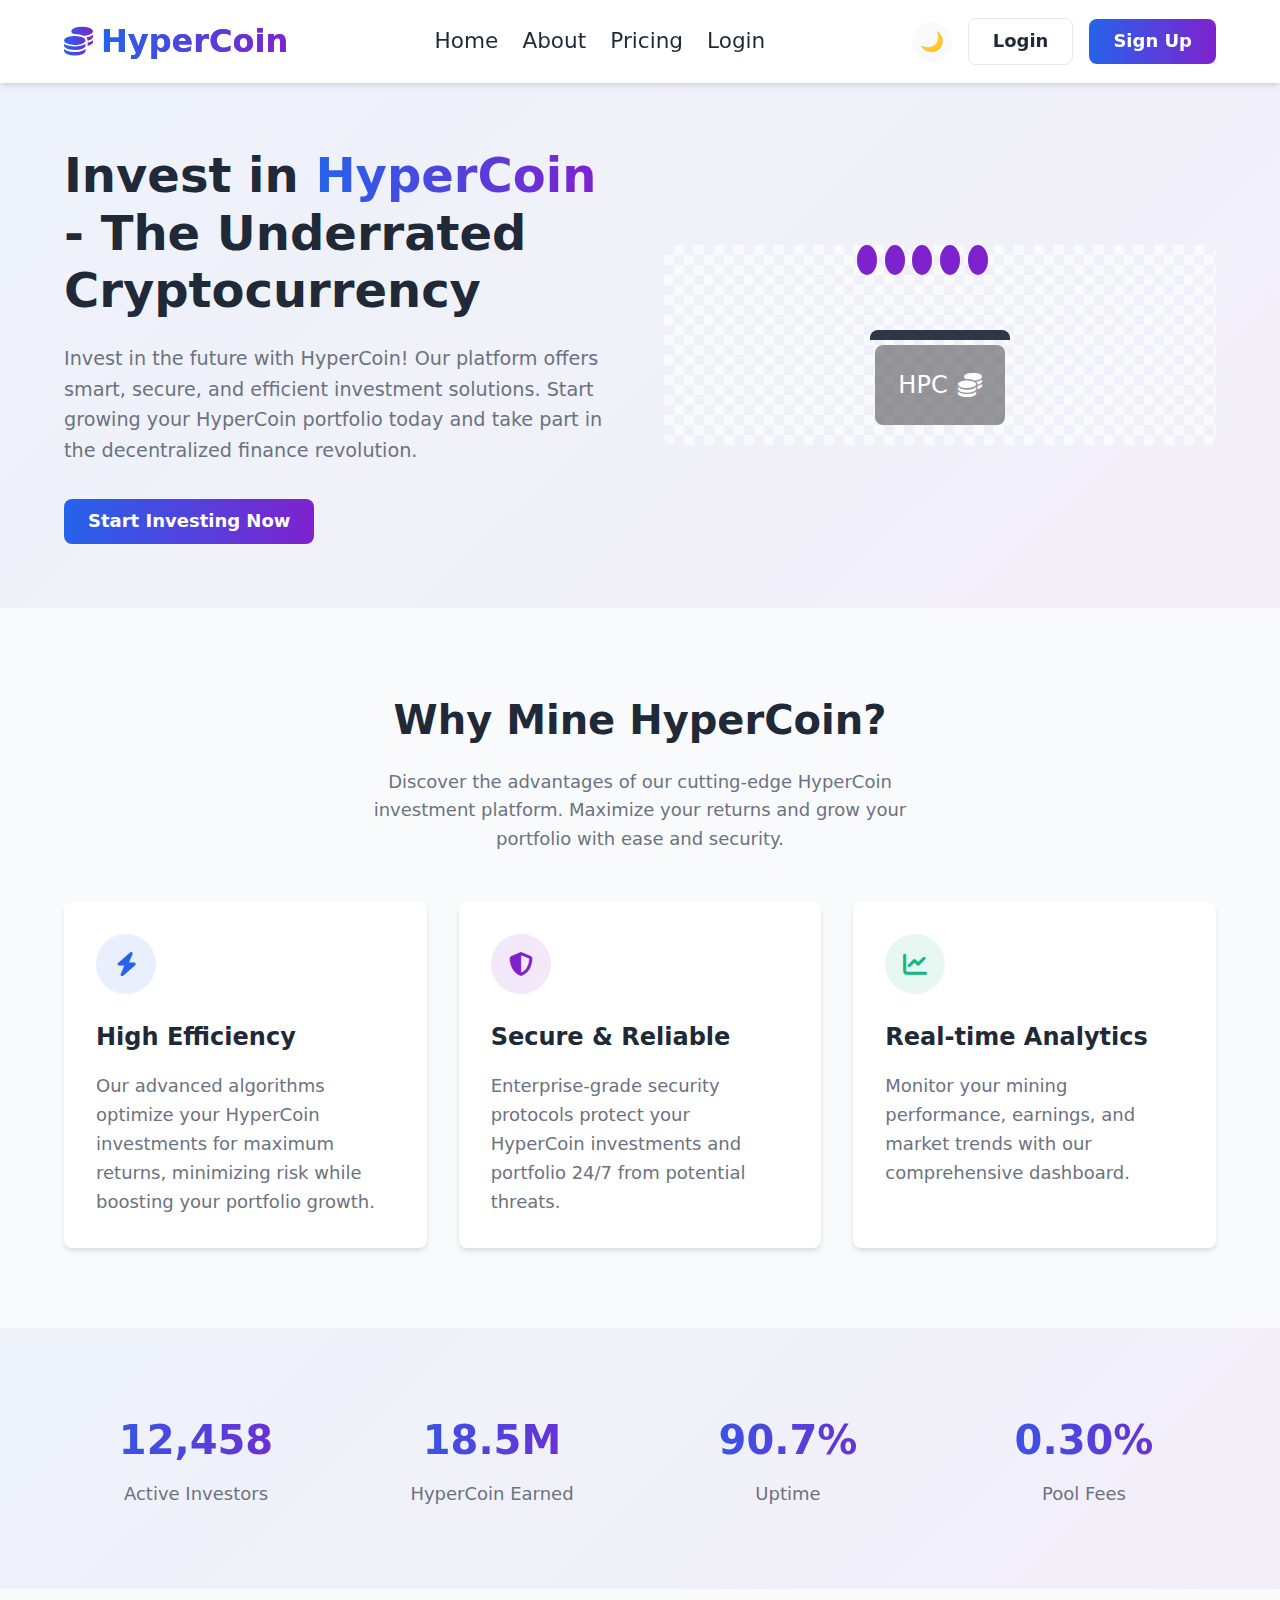
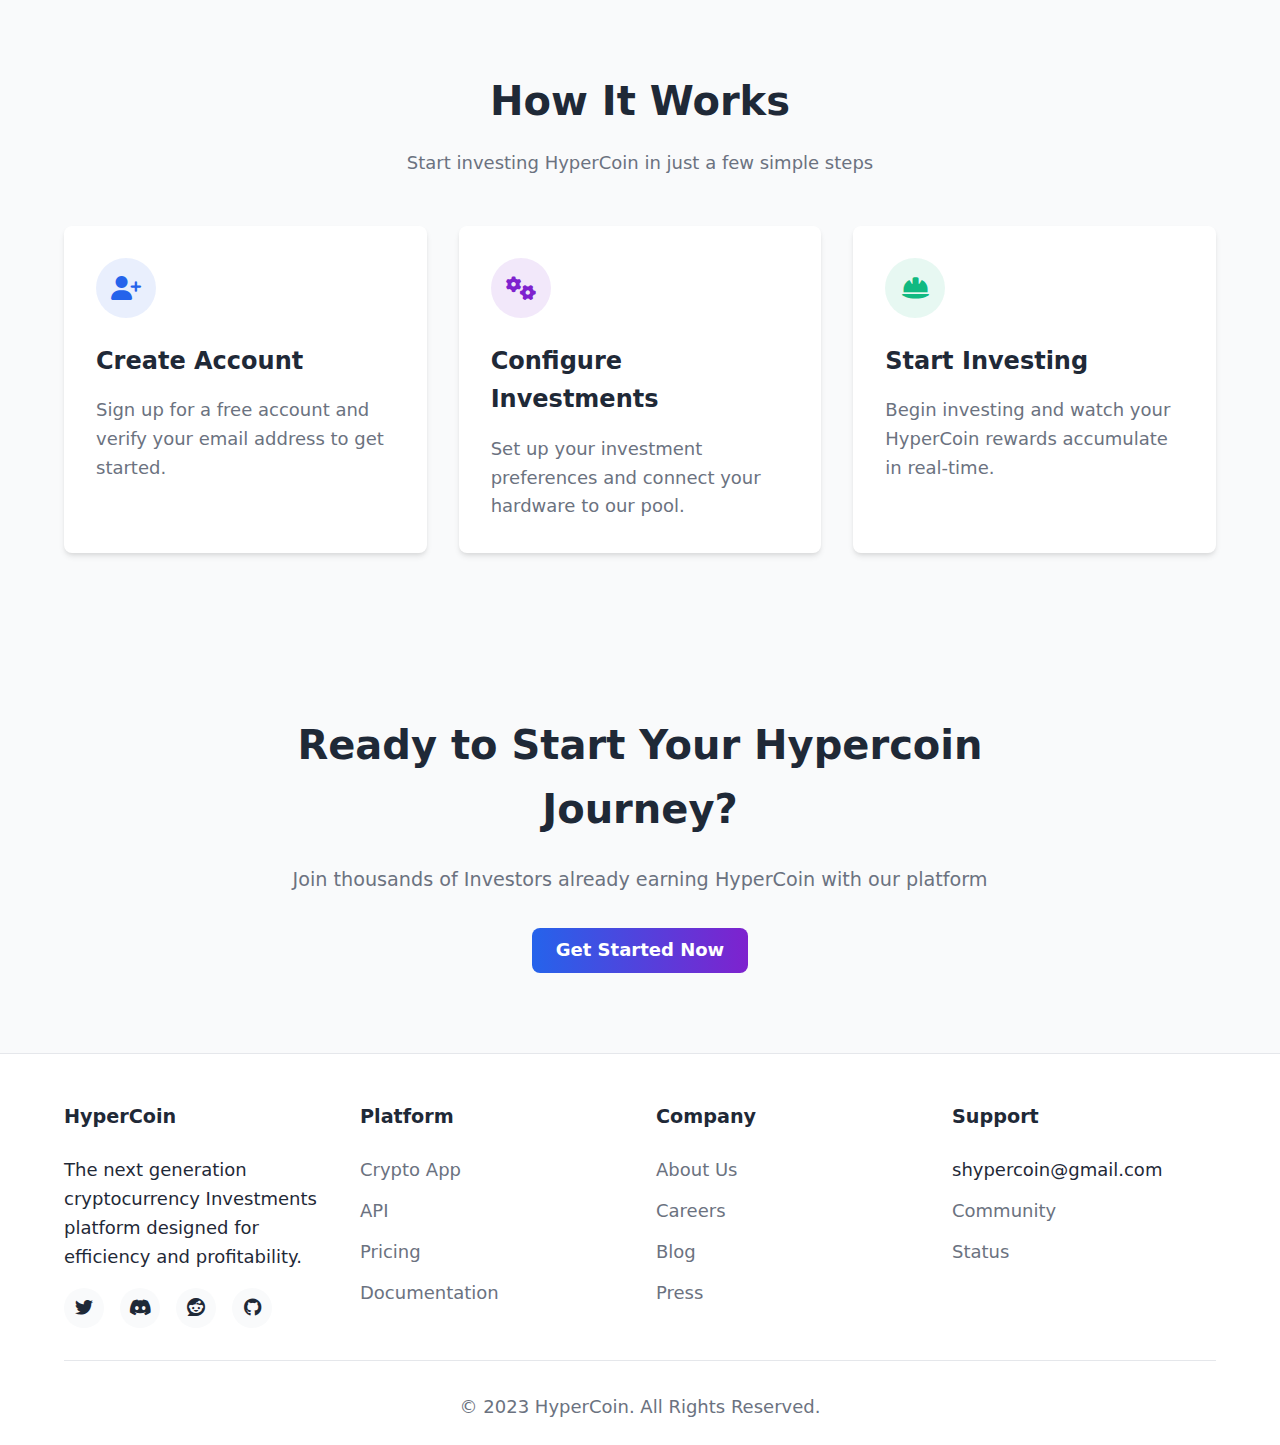
<file: index.html>
<!DOCTYPE html>
<html lang="en">
  <head>
    <meta charset="UTF-8" />
    <meta name="viewport" content="width=device-width, initial-scale=1.0" />
    <title>HyperCoin - Next-Gen Crypto Mining</title>
    <link rel="stylesheet" href="style.css" />
    <link
      rel="stylesheet"
      href="https://cdnjs.cloudflare.com/ajax/libs/font-awesome/6.4.0/css/all.min.css"
    />
    <link rel="stylesheet" href="style.css" />
  </head>
  <body>
    <header>
      <div class="container header-container">
        <div class="logo">
          <div class="logo-icon"><i class="fas fa-coins"></i></div>
          <div class="logo-text"><a href="index.html">HyperCoin</a></div>
        </div>

        <nav class="desktop-nav">
          <a href="index.html">Home</a>
          <a href="about.html">About</a>
          <a href="features.html">Pricing</a>
          <a href="login.html">Login</a>
        </nav>

        <div class="auth-buttons">
          <button id="themeToggle">🌙</button>
          <a href="login.html" class="btn btn-outline">Login</a>
          <a href="signup.html" class="btn btn-primary">Sign Up</a>
        </div>
    </header>

    <section class="hero">
      <div class="container hero-content">
        <div class="hero-text">
          <h1>
            Invest in <span>HyperCoin</span> - The Underrated Cryptocurrency
          </h1>
          <p>
            Invest in the future with HyperCoin! Our platform offers smart,
            secure, and efficient investment solutions. Start growing your
            HyperCoin portfolio today and take part in the decentralized finance
            revolution.
          </p>
          <a href="signup.html" class="btn btn-primary">Start Investing Now</a>
        </div>
        <div class="hero-image">
          <div class="hero-image-placeholder">
            <div class="miner">
              <span style="margin-right: 10px"> HPC</span>
              <i class="fas fa-coins"></i>
            </div>
            <div class="coins"></div>
            <div class="coins"></div>
            <div class="coins"></div>
            <div class="coins"></div>
            <div class="coins"></div>
          </div>
        </div>
      </div>
    </section>

    <section class="features">
      <div class="container">
        <div class="section-title">
          <h2>Why Mine HyperCoin?</h2>
          <p>
            Discover the advantages of our cutting-edge HyperCoin investment
            platform. Maximize your returns and grow your portfolio with ease
            and security.
          </p>
        </div>
        <div class="features-grid">
          <div class="feature-card">
            <div class="feature-icon feature-icon-primary">
              <i class="fas fa-bolt"></i>
            </div>
            <h3>High Efficiency</h3>
            <p>
              Our advanced algorithms optimize your HyperCoin investments for
              maximum returns, minimizing risk while boosting your portfolio
              growth.
            </p>
          </div>
          <div class="feature-card">
            <div class="feature-icon feature-icon-secondary">
              <i class="fas fa-shield-alt"></i>
            </div>
            <h3>Secure & Reliable</h3>
            <p>
              Enterprise-grade security protocols protect your HyperCoin
              investments and portfolio 24/7 from potential threats.
            </p>
          </div>
          <div class="feature-card">
            <div class="feature-icon feature-icon-success">
              <i class="fas fa-chart-line"></i>
            </div>
            <h3>Real-time Analytics</h3>
            <p>
              Monitor your mining performance, earnings, and market trends with
              our comprehensive dashboard.
            </p>
          </div>
        </div>
      </div>
    </section>

    <section class="stats">
      <div class="container">
        <div class="stats-grid">
          <div class="stat-item">
            <h3>12,458</h3>
            <p>Active Investors</p>
          </div>
          <div class="stat-item">
            <h3>18.5M</h3>
            <p>HyperCoin Earned</p>
          </div>
          <div class="stat-item">
            <h3>90.7%</h3>
            <p>Uptime</p>
          </div>
          <div class="stat-item">
            <h3>0.30%</h3>
            <p>Pool Fees</p>
          </div>
        </div>
      </div>
    </section>

    <section class="features">
      <div class="container">
        <div class="section-title">
          <h2>How It Works</h2>
          <p>Start investing HyperCoin in just a few simple steps</p>
        </div>
        <div class="features-grid">
          <div class="feature-card">
            <div class="feature-icon feature-icon-primary">
              <i class="fas fa-user-plus"></i>
            </div>
            <h3>Create Account</h3>
            <p>
              Sign up for a free account and verify your email address to get
              started.
            </p>
          </div>
          <div class="feature-card">
            <div class="feature-icon feature-icon-secondary">
              <i class="fas fa-cogs"></i>
            </div>
            <h3>Configure Investments</h3>
            <p>
              Set up your investment preferences and connect your hardware to
              our pool.
            </p>
          </div>
          <div class="feature-card">
            <div class="feature-icon feature-icon-success">
              <i class="fas fa-hard-hat"></i>
            </div>
            <h3>Start Investing</h3>
            <p>
              Begin investing and watch your HyperCoin rewards accumulate in
              real-time.
            </p>
          </div>
        </div>
      </div>
    </section>

    <section class="cta">
      <div class="container">
        <div class="cta-content">
          <h2>Ready to Start Your Hypercoin Journey?</h2>
          <p>
            Join thousands of Investors already earning HyperCoin with our
            platform
          </p>
          <a href="signup.html" class="btn btn-primary">Get Started Now</a>
        </div>
      </div>
    </section>

    <footer>
      <div class="container">
        <div class="footer-grid">
          <div class="footer-col">
            <h4>HyperCoin</h4>
            <p>
              The next generation cryptocurrency Investments platform designed
              for efficiency and profitability.
            </p>
            <div class="social-links">
              <a href="crypto.html"><i class="fab fa-twitter"></i></a>
              <a href="crypto.html"><i class="fab fa-discord"></i></a>
              <a href="crypto.html"><i class="fab fa-reddit"></i></a>
              <a href="crypto.html"><i class="fab fa-github"></i></a>
            </div>
          </div>
          <div class="footer-col">
            <h4>Platform</h4>
            <ul>
              <li><a href="crypto.html">Crypto App</a></li>
              <li><a href="crypto.html">API</a></li>
              <li><a href="crypto.html">Pricing</a></li>
              <li><a href="crypto.html">Documentation</a></li>
            </ul>
          </div>
          <div class="footer-col">
            <h4>Company</h4>
            <ul>
              <li><a href="crypto.html">About Us</a></li>
              <li><a href="crypto.html">Careers</a></li>
              <li><a href="crypto.html">Blog</a></li>
              <li><a href="crypto.html">Press</a></li>
            </ul>
          </div>
          <div class="footer-col">
            <h4>Support</h4>
            <ul>
              <li>shypercoin@gmail.com</li>
              <li><a href="crypto.html">Community</a></li>
              <li><a href="crypto.html">Status</a></li>
            </ul>
          </div>
        </div>
        <div class="footer-bottom">
          <p>© 2023 HyperCoin. All Rights Reserved.</p>
        </div>
      </div>
    </footer>

    <script>
      // Theme Toggle Functionality
      const themeToggle = document.getElementById("themeToggle");

      // Check for saved theme preference
      const currentTheme = localStorage.getItem("theme");

      // Apply the theme if previously set
      if (currentTheme === "dark") {
        document.documentElement.setAttribute("data-theme", "dark");
        themeToggle.textContent = "☀️";
      }

      // Toggle theme on button click
      themeToggle.addEventListener("click", () => {
        if (!document.documentElement.getAttribute("data-theme")) {
          document.documentElement.setAttribute("data-theme", "dark");
          themeToggle.textContent = "☀️";
          localStorage.setItem("theme", "dark");
        } else {
          document.documentElement.removeAttribute("data-theme");
          themeToggle.textContent = "🌙";
          localStorage.setItem("theme", "light");
        }
      });
    </script>
  </body>
</html>
</file>
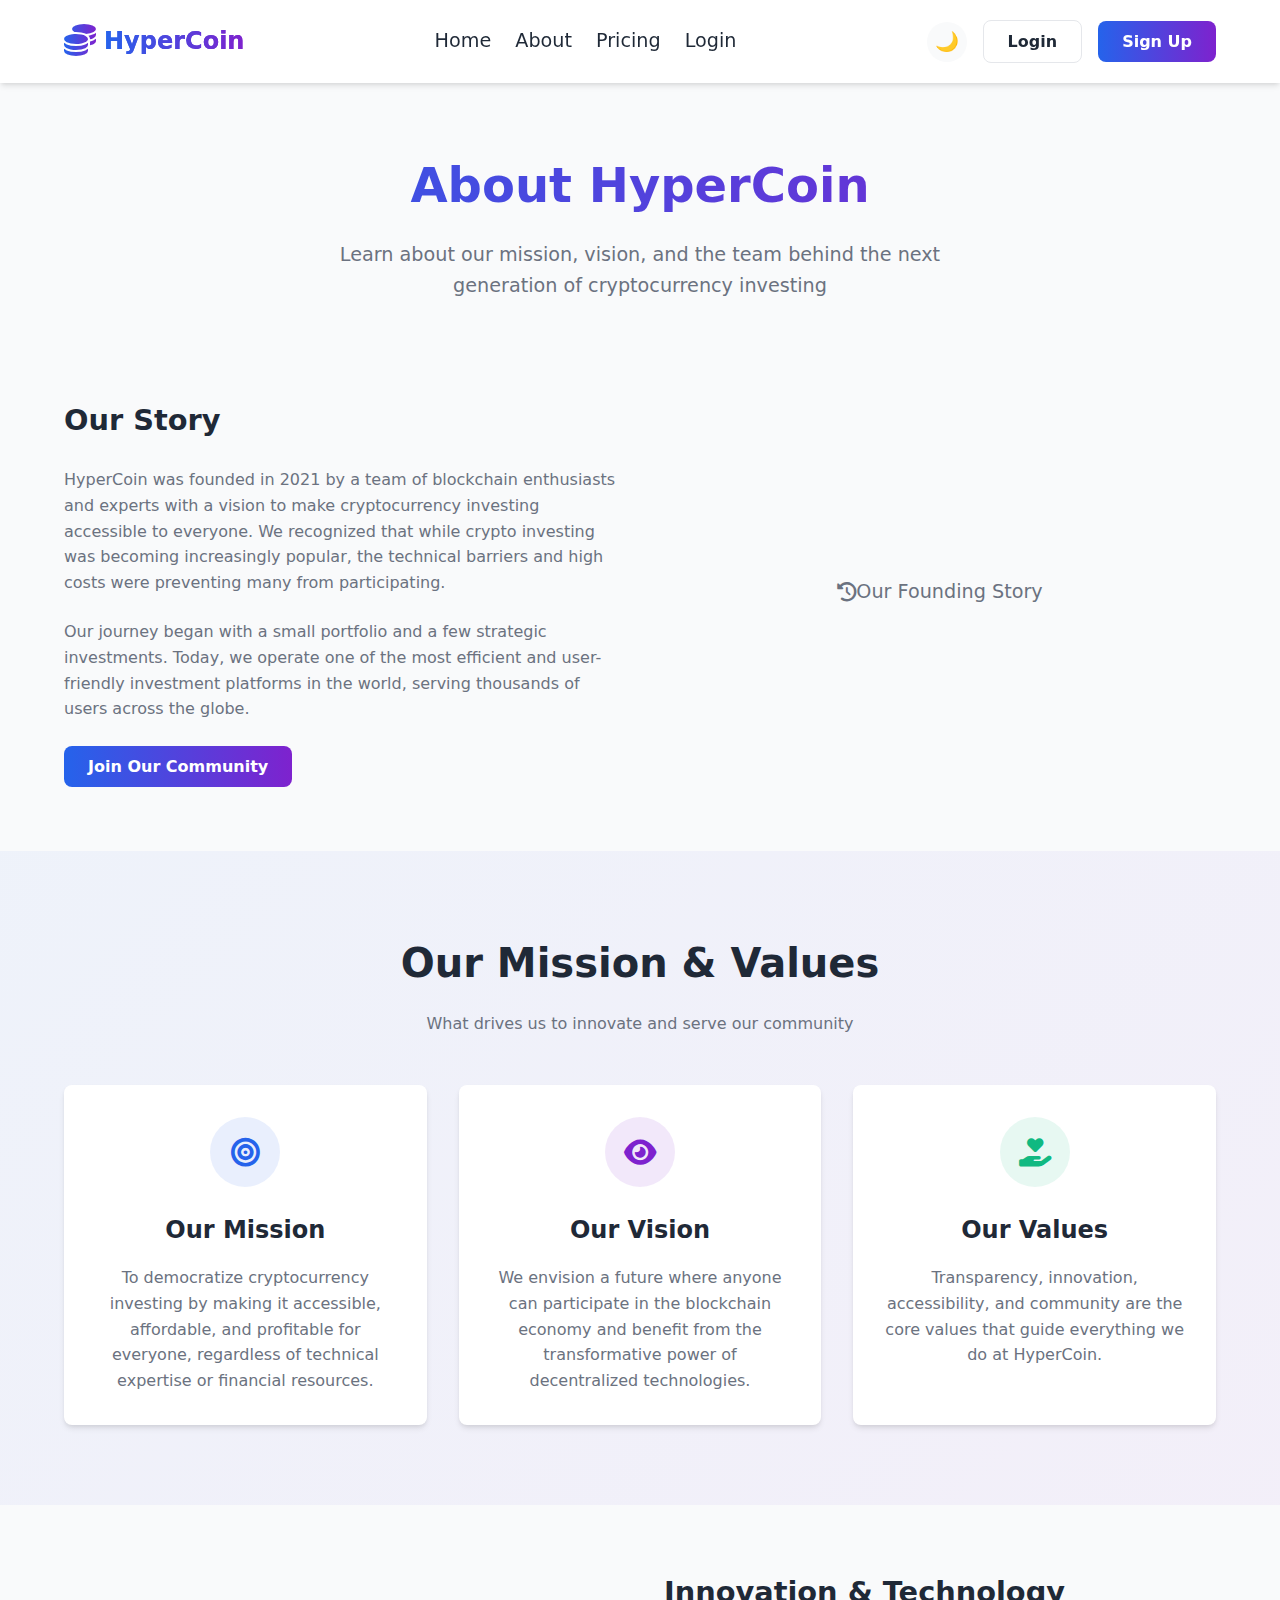
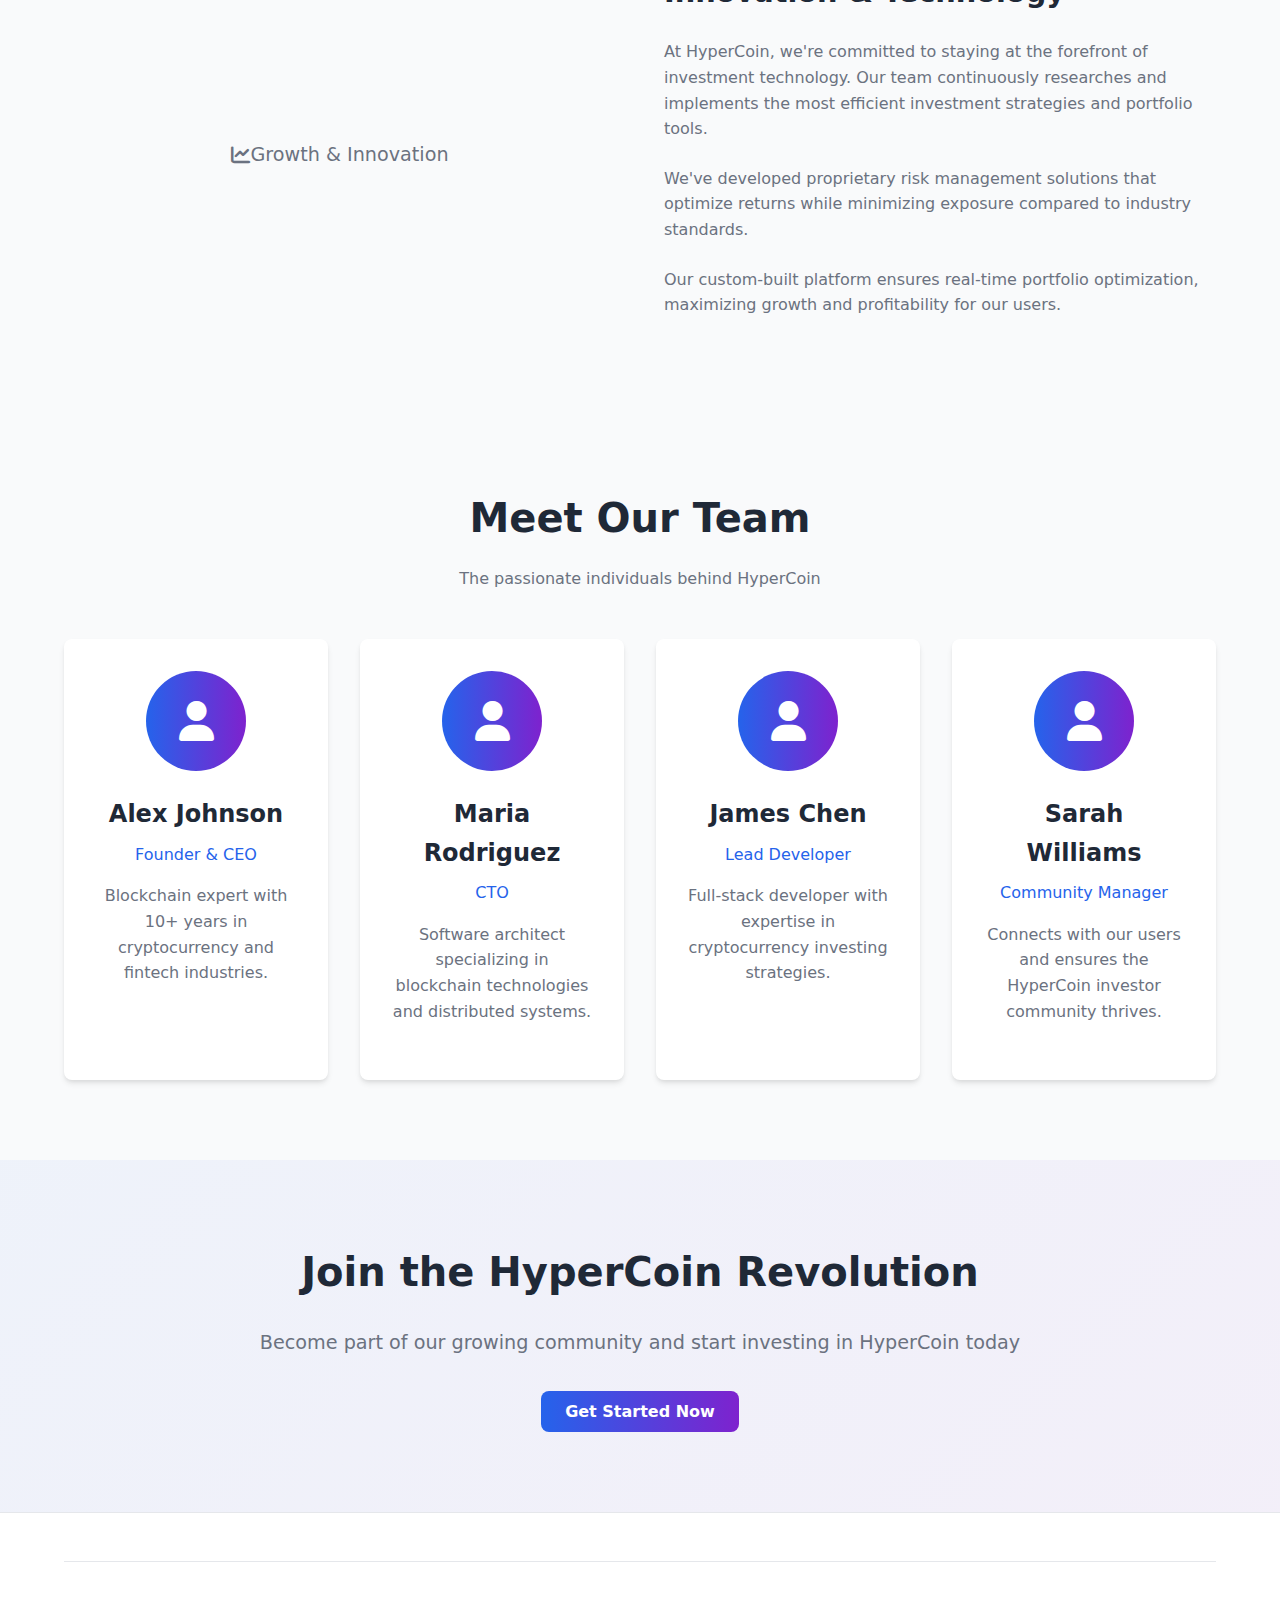
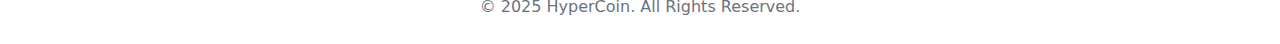
<file: about.html>
<!DOCTYPE html>
<html lang="en">
  <head>
    <meta charset="UTF-8" />
    <meta name="viewport" content="width=device-width, initial-scale=1.0" />
    <title>About HyperCoin - Next-Gen Crypto Mining</title>
    <link
      rel="stylesheet"
      href="https://cdnjs.cloudflare.com/ajax/libs/font-awesome/6.4.0/css/all.min.css"
    />
    <link rel="stylesheet" href="about.css" />
  </head>
  <body>
    <!DOCTYPE html>
    <html lang="en">
      <head>
        <meta charset="UTF-8" />
        <meta name="viewport" content="width=device-width, initial-scale=1.0" />
        <title>About HyperCoin - Next-Gen Crypto Investing</title>
        <link
          rel="stylesheet"
          href="https://cdnjs.cloudflare.com/ajax/libs/font-awesome/6.4.0/css/all.min.css"
        />
        <style>
          /* ... your existing CSS remains unchanged ... */
        </style>
      </head>
      <body>
        <header>
          <div class="container header-container">
            <div class="logo">
              <div class="logo-icon"><i class="fas fa-coins"></i></div>
              <div class="logo-text"><a href="index.html">HyperCoin</a></div>
            </div>
            <nav>
              <a href="index.html">Home</a>
              <a href="about.html">About</a>
              <a href="features.html">Pricing</a>
              <a href="login.html">Login</a>
            </nav>
            <div class="auth-buttons">
              <button id="themeToggle">🌙</button>
              <a href="login.html" class="btn btn-outline">Login</a>
              <a href="signup.html" class="btn btn-primary">Sign Up</a>
            </div>
          </div>
        </header>

        <div class="container">
          <div class="page-header">
            <h1>About HyperCoin</h1>
            <p>
              Learn about our mission, vision, and the team behind the next
              generation of cryptocurrency investing
            </p>
          </div>
        </div>

        <section class="about-section">
          <div class="container">
            <div class="about-grid">
              <div class="about-content">
                <h3>Our Story</h3>
                <p>
                  HyperCoin was founded in 2021 by a team of blockchain
                  enthusiasts and experts with a vision to make cryptocurrency
                  investing accessible to everyone. We recognized that while
                  crypto investing was becoming increasingly popular, the
                  technical barriers and high costs were preventing many from
                  participating.
                </p>
                <p>
                  Our journey began with a small portfolio and a few strategic
                  investments. Today, we operate one of the most efficient and
                  user-friendly investment platforms in the world, serving
                  thousands of users across the globe.
                </p>
                <a href="signup.html" class="btn btn-primary"
                  >Join Our Community</a
                >
              </div>
              <div class="about-image">
                <div class="image-placeholder">
                  <i class="fas fa-history"></i> Our Founding Story
                </div>
              </div>
            </div>
          </div>
        </section>

        <section class="mission">
          <div class="container">
            <div class="section-title">
              <h2>Our Mission & Values</h2>
              <p>What drives us to innovate and serve our community</p>
            </div>
            <div class="mission-grid">
              <div class="mission-card">
                <div class="mission-icon mission-icon-primary">
                  <i class="fas fa-bullseye"></i>
                </div>
                <h3>Our Mission</h3>
                <p>
                  To democratize cryptocurrency investing by making it
                  accessible, affordable, and profitable for everyone,
                  regardless of technical expertise or financial resources.
                </p>
              </div>
              <div class="mission-card">
                <div class="mission-icon mission-icon-secondary">
                  <i class="fas fa-eye"></i>
                </div>
                <h3>Our Vision</h3>
                <p>
                  We envision a future where anyone can participate in the
                  blockchain economy and benefit from the transformative power
                  of decentralized technologies.
                </p>
              </div>
              <div class="mission-card">
                <div class="mission-icon mission-icon-success">
                  <i class="fas fa-hand-holding-heart"></i>
                </div>
                <h3>Our Values</h3>
                <p>
                  Transparency, innovation, accessibility, and community are the
                  core values that guide everything we do at HyperCoin.
                </p>
              </div>
            </div>
          </div>
        </section>

        <section class="about-section">
          <div class="container">
            <div class="about-grid">
              <div class="about-image">
                <div class="image-placeholder">
                  <i class="fas fa-chart-line"></i> Growth & Innovation
                </div>
              </div>
              <div class="about-content">
                <h3>Innovation & Technology</h3>
                <p>
                  At HyperCoin, we're committed to staying at the forefront of
                  investment technology. Our team continuously researches and
                  implements the most efficient investment strategies and
                  portfolio tools.
                </p>
                <p>
                  We've developed proprietary risk management solutions that
                  optimize returns while minimizing exposure compared to
                  industry standards.
                </p>
                <p>
                  Our custom-built platform ensures real-time portfolio
                  optimization, maximizing growth and profitability for our
                  users.
                </p>
              </div>
            </div>
          </div>
        </section>

        <section class="team">
          <div class="container">
            <div class="section-title">
              <h2>Meet Our Team</h2>
              <p>The passionate individuals behind HyperCoin</p>
            </div>
            <div class="team-grid">
              <div class="team-card">
                <div class="team-avatar">
                  <i class="fas fa-user"></i>
                </div>
                <h3>Alex Johnson</h3>
                <div class="team-role">Founder & CEO</div>
                <p>
                  Blockchain expert with 10+ years in cryptocurrency and fintech
                  industries.
                </p>
              </div>
              <div class="team-card">
                <div class="team-avatar">
                  <i class="fas fa-user"></i>
                </div>
                <h3>Maria Rodriguez</h3>
                <div class="team-role">CTO</div>
                <p>
                  Software architect specializing in blockchain technologies and
                  distributed systems.
                </p>
              </div>
              <div class="team-card">
                <div class="team-avatar">
                  <i class="fas fa-user"></i>
                </div>
                <h3>James Chen</h3>
                <div class="team-role">Lead Developer</div>
                <p>
                  Full-stack developer with expertise in cryptocurrency
                  investing strategies.
                </p>
              </div>
              <div class="team-card">
                <div class="team-avatar">
                  <i class="fas fa-user"></i>
                </div>
                <h3>Sarah Williams</h3>
                <div class="team-role">Community Manager</div>
                <p>
                  Connects with our users and ensures the HyperCoin investor
                  community thrives.
                </p>
              </div>
            </div>
          </div>
        </section>

        <section class="cta">
          <div class="container">
            <div class="cta-content">
              <h2>Join the HyperCoin Revolution</h2>
              <p>
                Become part of our growing community and start investing in
                HyperCoin today
              </p>
              <a href="signup.html" class="btn btn-primary">Get Started Now</a>
            </div>
          </div>
        </section>

        <footer>
          <div class="container">
            <div class="footer-bottom">
              <p>© 2025 HyperCoin. All Rights Reserved.</p>
            </div>
          </div>
        </footer>

        <script>
          // Theme Toggle Functionality
          const themeToggle = document.getElementById("themeToggle");

          // Check for saved theme preference
          const currentTheme = localStorage.getItem("theme");

          // Apply the theme if previously set
          if (currentTheme === "dark") {
            document.documentElement.setAttribute("data-theme", "dark");
            themeToggle.textContent = "☀️";
          }

          // Toggle theme on button click
          themeToggle.addEventListener("click", () => {
            if (!document.documentElement.getAttribute("data-theme")) {
              document.documentElement.setAttribute("data-theme", "dark");
              themeToggle.textContent = "☀️";
              localStorage.setItem("theme", "dark");
            } else {
              document.documentElement.removeAttribute("data-theme");
              themeToggle.textContent = "🌙";
              localStorage.setItem("theme", "light");
            }
          });
        </script>
      </body>
    </html>
  </body>
</html>
</file>
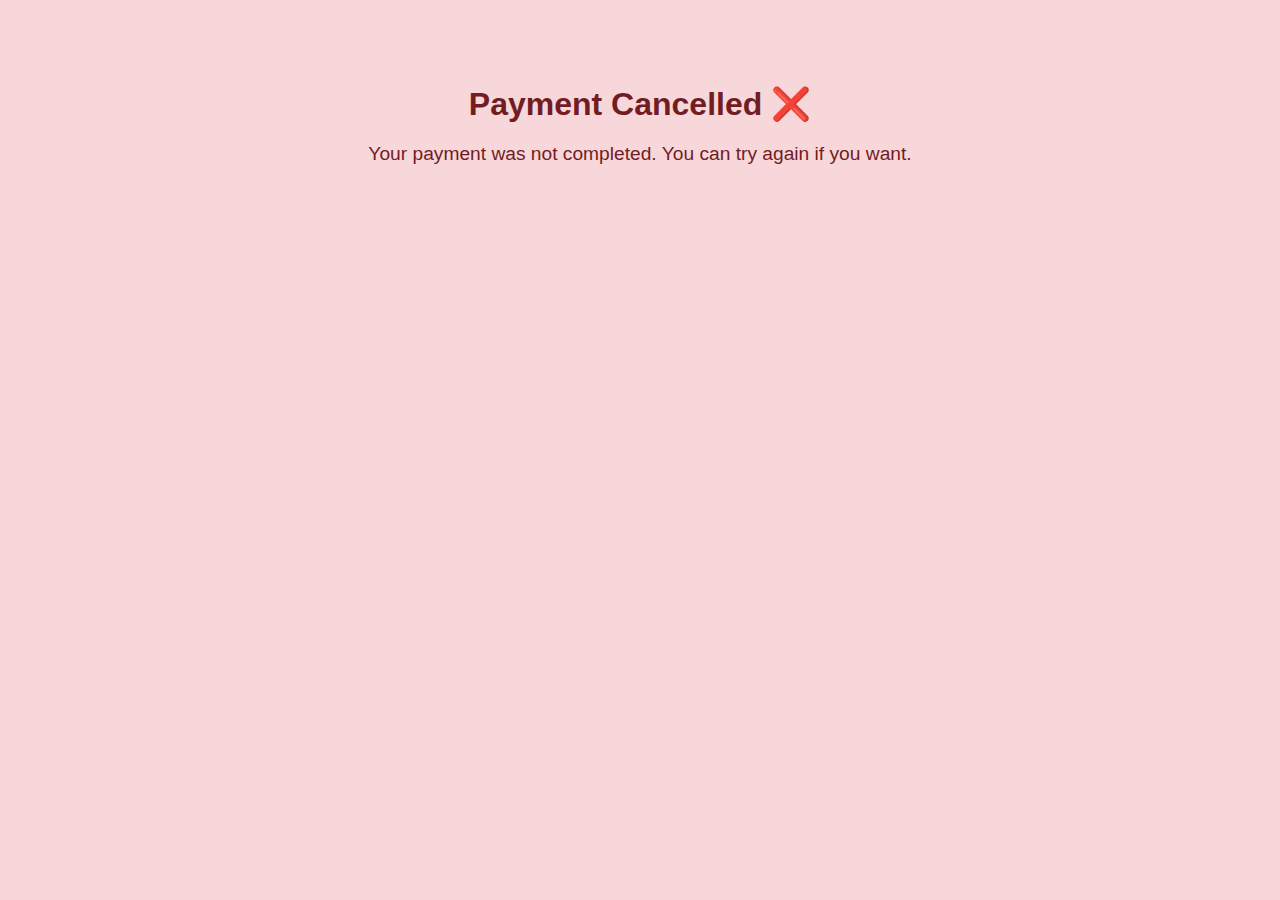
<file: cancel.html>
<!DOCTYPE html>
<html lang="en">
  <head>
    <meta charset="UTF-8" />
    <title>Payment Cancelled</title>
    <style>
      body {
        font-family: Arial, sans-serif;
        text-align: center;
        padding: 50px;
        background-color: #f8d7da;
        color: #721c24;
      }
      h2 {
        font-size: 2rem;
        margin-bottom: 20px;
      }
      p {
        font-size: 1.2rem;
      }
      a {
        display: inline-block;
        margin-top: 30px;
        padding: 10px 20px;
        background-color: #721c24;
        color: white;
        text-decoration: none;
        border-radius: 5px;
      }
      a:hover {
        background-color: #501217;
      }
    </style>
  </head>
  <body>
    <h2>Payment Cancelled ❌</h2>
    <p>Your payment was not completed. You can try again if you want.</p>
  </body>
</html>
</file>
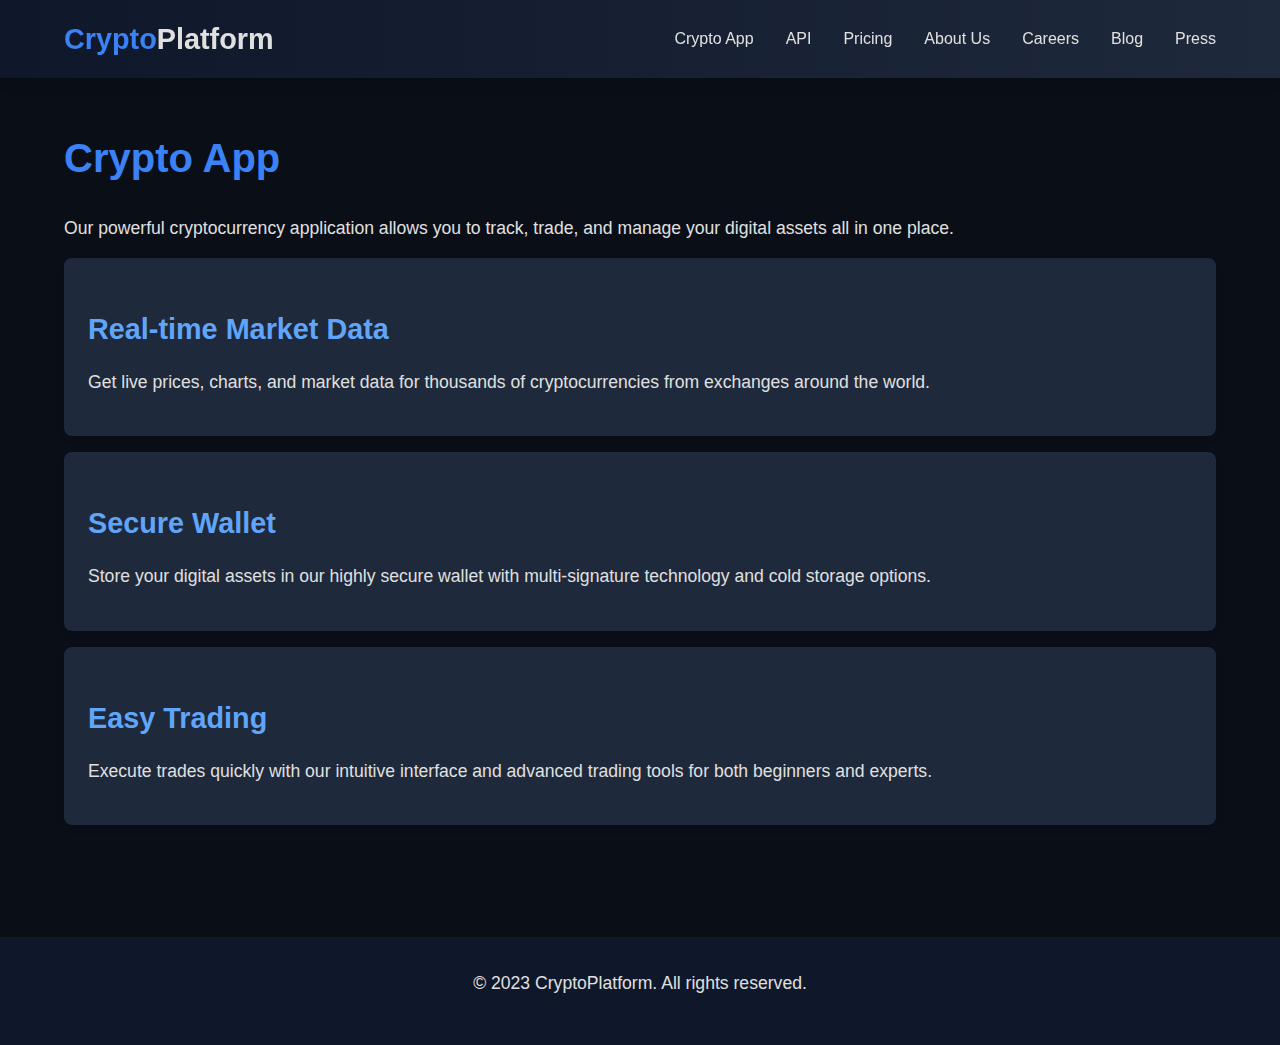
<file: crypto.html>
<!DOCTYPE html>
<html lang="en">
  <head>
    <meta charset="UTF-8" />
    <meta name="viewport" content="width=device-width, initial-scale=1.0" />
    <title>Crypto Platform</title>
    <style>
      * {
        margin: 0;
        padding: 0;
        box-sizing: border-box;
        font-family: "Segoe UI", Tahoma, Geneva, Verdana, sans-serif;
      }

      body {
        background-color: #0a0e17;
        color: #e0e0e0;
        line-height: 1.6;
      }

      .container {
        width: 90%;
        max-width: 1200px;
        margin: 0 auto;
      }

      header {
        background: linear-gradient(90deg, #0f172a 0%, #1e293b 100%);
        padding: 1rem 0;
        position: sticky;
        top: 0;
        z-index: 100;
        box-shadow: 0 4px 12px rgba(0, 0, 0, 0.15);
      }

      nav {
        display: flex;
        justify-content: space-between;
        align-items: center;
      }

      .logo {
        font-size: 1.8rem;
        font-weight: 700;
        color: #3b82f6;
        display: flex;
        align-items: center;
      }

      .logo span {
        color: #e0e0e0;
      }

      .nav-links {
        display: flex;
        list-style: none;
      }

      .nav-links li {
        margin-left: 2rem;
      }

      .nav-links a {
        color: #e0e0e0;
        text-decoration: none;
        font-weight: 500;
        transition: color 0.3s;
        padding: 0.5rem 0;
        position: relative;
      }

      .nav-links a:hover {
        color: #3b82f6;
      }

      .nav-links a::after {
        content: "";
        position: absolute;
        width: 0;
        height: 2px;
        bottom: 0;
        left: 0;
        background-color: #3b82f6;
        transition: width 0.3s;
      }

      .nav-links a:hover::after {
        width: 100%;
      }

      .page-section {
        display: none;
        padding: 3rem 0;
        animation: fadeIn 0.5s ease-in-out;
      }

      .active-page {
        display: block;
      }

      h1 {
        font-size: 2.5rem;
        margin-bottom: 1.5rem;
        color: #3b82f6;
      }

      h2 {
        font-size: 1.8rem;
        margin: 1.5rem 0 1rem;
        color: #60a5fa;
      }

      p {
        margin-bottom: 1rem;
        font-size: 1.1rem;
      }

      .card {
        background: #1e293b;
        border-radius: 8px;
        padding: 1.5rem;
        margin: 1rem 0;
        box-shadow: 0 4px 6px rgba(0, 0, 0, 0.1);
      }

      .btn {
        display: inline-block;
        background: #3b82f6;
        color: white;
        padding: 0.7rem 1.5rem;
        border-radius: 4px;
        text-decoration: none;
        font-weight: 500;
        transition: background 0.3s;
        border: none;
        cursor: pointer;
        margin-top: 1rem;
      }

      .btn:hover {
        background: #2563eb;
      }

      .feature-grid {
        display: grid;
        grid-template-columns: repeat(auto-fit, minmax(300px, 1fr));
        gap: 1.5rem;
        margin: 2rem 0;
      }

      .feature {
        background: #1e293b;
        padding: 1.5rem;
        border-radius: 8px;
        text-align: center;
      }

      .feature-icon {
        font-size: 2.5rem;
        margin-bottom: 1rem;
        color: #3b82f6;
      }

      .pricing-plans {
        display: grid;
        grid-template-columns: repeat(auto-fit, minmax(250px, 1fr));
        gap: 2rem;
        margin: 2rem 0;
      }

      .plan {
        background: #1e293b;
        border-radius: 8px;
        padding: 2rem;
        text-align: center;
        transition: transform 0.3s;
      }

      .plan:hover {
        transform: translateY(-5px);
      }

      .plan h3 {
        font-size: 1.5rem;
        margin-bottom: 1rem;
        color: #3b82f6;
      }

      .price {
        font-size: 2rem;
        font-weight: 700;
        margin: 1rem 0;
        color: #60a5fa;
      }

      .plan-features {
        list-style: none;
        margin: 1.5rem 0;
      }

      .plan-features li {
        padding: 0.5rem 0;
        border-bottom: 1px solid #334155;
      }

      .api-endpoint {
        background: #1e293b;
        border-left: 4px solid #3b82f6;
        padding: 1rem;
        margin: 1rem 0;
        font-family: monospace;
      }

      footer {
        background: #0f172a;
        padding: 2rem 0;
        text-align: center;
        margin-top: 3rem;
      }

      @keyframes fadeIn {
        from {
          opacity: 0;
          transform: translateY(10px);
        }
        to {
          opacity: 1;
          transform: translateY(0);
        }
      }

      @media (max-width: 768px) {
        .nav-links {
          flex-direction: column;
          align-items: center;
        }

        .nav-links li {
          margin: 0.5rem 0;
        }

        .feature-grid,
        .pricing-plans {
          grid-template-columns: 1fr;
        }
      }
    </style>
  </head>
  <body>
    <header>
      <div class="container">
        <nav>
          <div class="logo">Crypto<span>Platform</span></div>
          <ul class="nav-links">
            <li><a href="#" onclick="showPage('crypto-app')">Crypto App</a></li>
            <li><a href="#" onclick="showPage('api')">API</a></li>
            <li><a href="#" onclick="showPage('pricing')">Pricing</a></li>
            <li><a href="#" onclick="showPage('about')">About Us</a></li>
            <li><a href="#" onclick="showPage('careers')">Careers</a></li>
            <li><a href="#" onclick="showPage('blog')">Blog</a></li>
            <li><a href="#" onclick="showPage('press')">Press</a></li>
          </ul>
        </nav>
      </div>
    </header>

    <main class="container">
      <!-- Crypto App Page -->
      <section id="crypto-app" class="page-section active-page">
        <h1>Crypto App</h1>
        <p>
          Our powerful cryptocurrency application allows you to track, trade,
          and manage your digital assets all in one place.
        </p>

        <div class="card">
          <h2>Real-time Market Data</h2>
          <p>
            Get live prices, charts, and market data for thousands of
            cryptocurrencies from exchanges around the world.
          </p>
        </div>

        <div class="card">
          <h2>Secure Wallet</h2>
          <p>
            Store your digital assets in our highly secure wallet with
            multi-signature technology and cold storage options.
          </p>
        </div>

        <div class="card">
          <h2>Easy Trading</h2>
          <p>
            Execute trades quickly with our intuitive interface and advanced
            trading tools for both beginners and experts.
          </p>
        </div>
      </section>

      <!-- API Page -->
      <section id="api" class="page-section">
        <h1>API Integration</h1>
        <p>
          Integrate cryptocurrency data and functionality into your applications
          with our powerful API.
        </p>

        <div class="card">
          <h2>REST API</h2>
          <p>
            Access market data, execute trades, and manage accounts through our
            RESTful API endpoints.
          </p>
          <div class="api-endpoint">GET https://coinmarketcap.com/</div>
        </div>

        <div class="card">
          <h2>WebSocket Streams</h2>
          <p>
            Get real-time market data through our WebSocket connections for
            instant updates.
          </p>
          <div class="api-endpoint">https://coinmarketcap.com/</div>
        </div>
      </section>

      <!-- Pricing Page -->
      <section id="pricing" class="page-section">
        <h1>Pricing Plans</h1>
        <p>
          Choose the plan that works best for your trading needs and experience
          level.
        </p>

        <div class="pricing-plans">
          <div class="plan">
            <h3>Starter</h3>
            <div class="price">Free/No Funds Deposite</div>
            <p>For beginners getting started with crypto</p>
            <a href="signup.html" class="btn">Get Started</a>
          </div>

          <div class="plan">
            <h3>Basic Trader</h3>
            <div class="price">Min $10 Funds Deposite</div>
            <p>For active traders</p>
            <a href="signup.html" class="btn">Get Started</a>
          </div>

          <div class="plan">
            <h3>Pro Trader</h3>
            <div class="price">Min $20 Funds Deposite</div>
            <p>For active traders</p>
            <a href="signup.html" class="btn">Get Started</a>
          </div>

          <div class="plan">
            <h3>Expertise</h3>
            <div class="price">Min $30 Funds Deposite</div>
            <p>For institutions and whales</p>
            <a href="signup.html" class="btn">Contact Sales</a>
          </div>
        </div>
      </section>

      <!-- About Us Page -->
      <section id="about" class="page-section">
        <h1>About Us</h1>
        <p>
          We're a team of passionate blockchain developers and financial experts
          building the future of cryptocurrency trading.
        </p>

        <div class="card">
          <h2>Our Mission</h2>
          <p>
            To make cryptocurrency accessible to everyone through intuitive
            tools, educational resources, and a secure platform.
          </p>
        </div>

        <div class="card">
          <h2>Our Team</h2>
          <p>
            Our diverse team brings together expertise from technology, finance,
            and security to create the best crypto platform.
          </p>
        </div>

        <div class="card">
          <h2>Company History</h2>
          <p>
            Founded in 2018, we've grown to serve over 1 million users across 50
            countries with our cryptocurrency services.
          </p>
        </div>
      </section>

      <!-- Careers Page -->
      <section id="careers" class="page-section">
        <h1>Careers</h1>
        <p>
          Join our team and help shape the future of cryptocurrency and
          blockchain technology.
        </p>

        <div class="card">
          <h2>Why Work With Us?</h2>
          <p>
            We offer competitive compensation, flexible work arrangements, and
            the opportunity to work on cutting-edge technology.
          </p>
        </div>

        <div class="feature-grid">
          <div class="feature">
            <div class="feature-icon">💼</div>
            <h3>Senior Blockchain Developer</h3>
            <p>Design and implement blockchain solutions for our platform.</p>
            <a href="#" class="btn">Apply Now</a>
          </div>

          <div class="feature">
            <div class="feature-icon">📊</div>
            <h3>Data Analyst</h3>
            <p>
              Analyze market data and provide insights for our trading platform.
            </p>
            <a href="#" class="btn">Apply Now</a>
          </div>

          <div class="feature">
            <div class="feature-icon">🔒</div>
            <h3>Security Engineer</h3>
            <p>Help secure our platform and protect user assets.</p>
            <a href="#" class="btn">Apply Now</a>
          </div>
        </div>
      </section>

      <!-- Blog Page -->
      <section id="blog" class="page-section">
        <h1>Blog</h1>
        <p>
          Stay up to date with the latest news, analysis, and educational
          content from our team.
        </p>

        <div class="card">
          <h2>Market Analysis: Bitcoin Outlook for 2023</h2>
          <p>
            Our experts analyze market trends and provide insights on where
            Bitcoin might be headed in the coming year.
          </p>
          <a href="#" class="btn">Read More</a>
        </div>

        <div class="card">
          <h2>Understanding DeFi: A Beginner's Guide</h2>
          <p>
            Learn about decentralized finance and how it's changing the
            financial landscape.
          </p>
          <a
            href="https://www.osl.com/hk-en/academy/article/what-is-decentralized-finance-defi-a-beginners-guide"
            class="btn"
            >Read More</a
          >
        </div>

        <div class="card">
          <h2>Security Best Practices for Crypto Investors</h2>
          <p>
            Protect your digital assets with these essential security practices.
          </p>
          <a
            href="https://www.arkoselabs.com/explained/guide-to-cryptocurrency-security/"
            class="btn"
            >Read More</a
          >
        </div>
      </section>

      <!-- Press Page -->
      <section id="press" class="page-section">
        <h1>Press</h1>
        <p>Latest news and mentions about our platform in the media.</p>

        <div class="card">
          <h2>CryptoPlatform Raises $20M Series B Funding</h2>
          <p>
            We're excited to announce that we've raised $20M in funding to
            expand our services globally.
          </p>
          <a href="#" class="btn">Read Article</a>
        </div>

        <div class="card">
          <h2>Forbes: CryptoPlatform Among Top 10 Crypto Apps of 2023</h2>
          <p>
            Forbes has recognized our platform as one of the top cryptocurrency
            applications of the year.
          </p>
          <a href="#" class="btn">Read Article</a>
        </div>

        <div class="card">
          <h2>Press Kit</h2>
          <p>
            Download our logos, brand assets, and company information for media
            purposes.
          </p>
          <a href="#" class="btn">Download Assets</a>
        </div>
      </section>
    </main>

    <footer>
      <div class="container">
        <p>&copy; 2023 CryptoPlatform. All rights reserved.</p>
      </div>
    </footer>

    <script>
      function showPage(pageId) {
        // Hide all pages
        document.querySelectorAll(".page-section").forEach((page) => {
          page.classList.remove("active-page");
        });

        // Show the selected page
        document.getElementById(pageId).classList.add("active-page");

        // Scroll to top
        window.scrollTo(0, 0);
      }
    </script>
  </body>
</html>
</file>
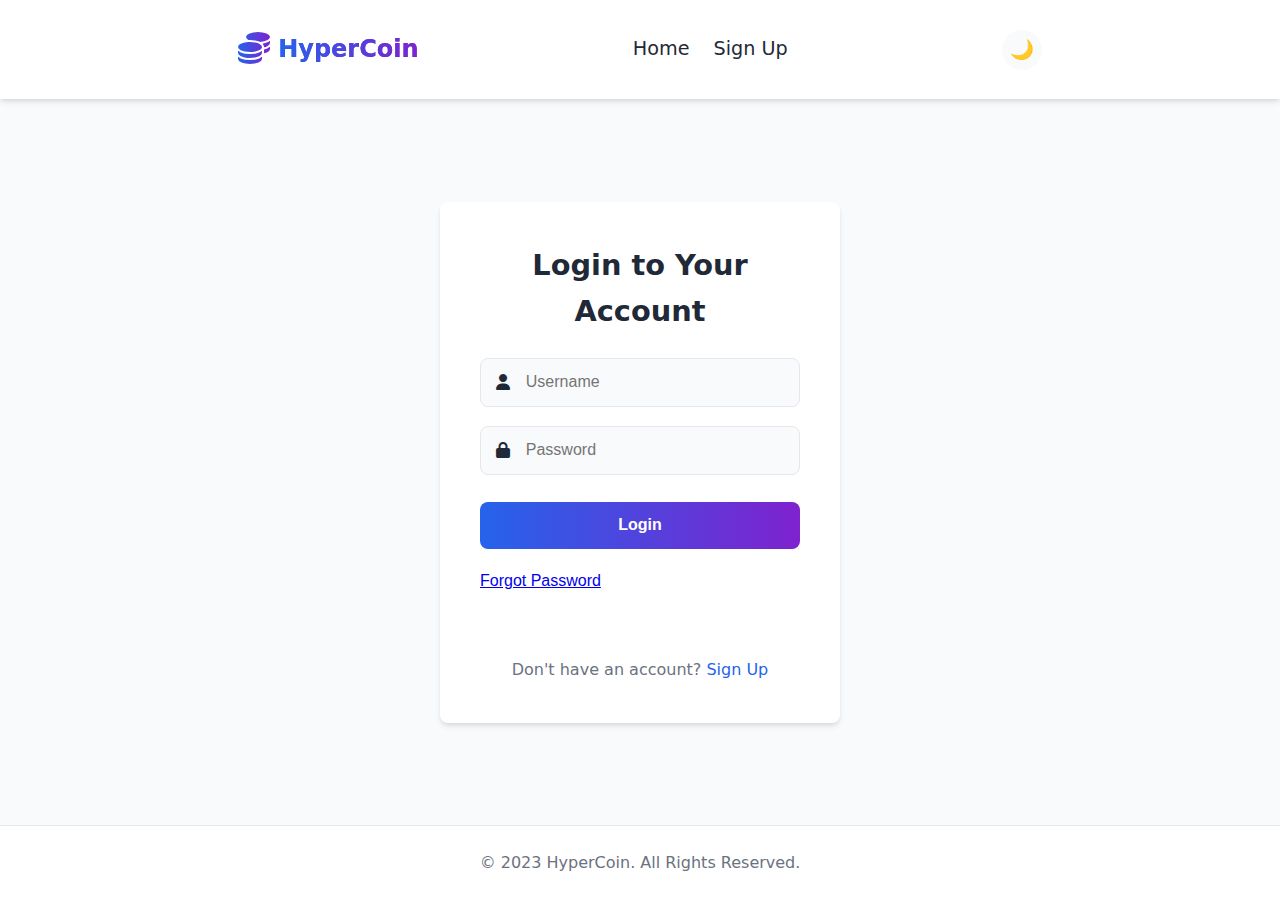
<file: dashboard.html>
<!DOCTYPE html>
<html lang="en">
  <head>
    <meta charset="UTF-8" />
    <meta name="viewport" content="width=device-width, initial-scale=1.0" />
    <title>HyperCoin - Mining Dashboard</title>
    <link
      rel="stylesheet"
      href="https://cdnjs.cloudflare.com/ajax/libs/font-awesome/6.4.0/css/all.min.css"
    />
    <link rel="stylesheet" href="dashboard.css" />
  </head>
  <body>
    <div class="app">
      <!-- Sidebar -->
      <aside class="sidebar" id="sidebar">
        <div class="sidebar-header">
          <div class="sidebar-logo"></i></div>
          <div class="sidebar-brand">
            <a class="sidebar-brand" href="index.html"> <i style="margin-right: 10px;" class="fas fa-coins"> </i>  HyperCoin</a>
          </div>

          <ul class="sidebar-nav">
            <li>
              <a onclick="hideonClick()" href="#" class="active"
                ><i class="fas fa-home"></i> Dashboard</a
              >
            </li>
            <li>
              <a onclick="hideonClick()" href="#mining-control"
                ><i class="fas fa-hard-hat"></i> Investments</a
              >
            </li>
            <li>
              <a onclick="hideonClick()" href="#"
                ><i class="fas fa-wallet"></i> Wallet</a
              >
            </li>
            <li>
              <a onclick="hideonClick()" href="#transactions"
                ><i class="fas fa-exchange-alt"></i> Transactions</a
              >
            </li>
            <li>
              <a onclick="hideonClick()" href="#configure-user"
                ><i class="fas fa-cog"></i> Settings</a
              >
            </li>
  
            <div class="sidebar-footer">
              <div class="user-info">
                <div id="user-avatarr" class="user-avatar">GI</div>
                <div class="user-details">
                  <div id="usernamee" class="user-name">Guest</div>
                  <div id="user-role" class="user-role"> <i class="fa-solid fa-circle" style="color: gray;margin-right:6px;"></i> Guest Investor</div>
                </div>
              </div>
              <button id="logout-btn" class="logout-btn">
                <i class="fas fa-sign-out-alt"></i> Logout
              </button>
            </div>
          </ul>
        </div>

       

        
      </aside>

      

      <!-- Overlay for mobile -->
      <div class="overlay" id="overlay"></div>
     

      <!-- Main Content -->
      <div class="main-content">
        <!-- Header -->
        <header class="header">
          <div class="header-left">
            <button aria-label="menuToggle" class="menu-toggle" id="menuToggle">
              <i class="fas fa-bars"></i>
            </button>
            <h1 id="page-title" class="page-title"></h1>
          </div>
          <div class="header-right">
            <button aria-label="theme-toggle" class="theme-toggle" id="themeToggle">🌙</button>
            
            <div class="notifications">
              <button id="notification-btn" aria-label="notification-btn" class="notification-btn">
                <i class="fas fa-bell"></i>
              </button>
              <span id="notification-badge" class="notification-badge"></span>
            </div>
            <div class="user-menu">
              <div id="user-avatar" class="user-avatar"></div>
              
            </div>
          </div>
        </header>

        <!-- Dashboard Content -->
        <div class="dashboard-content">
          <!-- Stats Grid -->
          <div class="stats-grid">
            <!-- Balance Card -->
<div class="stat-card">
  <div class="stat-header"> 
    <div class="stat-title">BALANCE</div>
    <div class="stat-icon">
      <i class="fas fa-wallet"></i>
    </div>
  </div>
  <div id="balance-value" class="stat-value">£0.00</div>
  <div class="weekly-high">
    <span id="dailyhigh" class="gold-text">£0.00</span> 
  </div>
  <div id="balancesig" class="stat-change">
    <i class="fas fa-arrow-up"></i>
    <span id="balance-change">0.00%</span>
     </div>
  <small style="font: 100; font-family: monospace;"> <i class="fa-solid fa-bell"></i> updates every minute</small>
</div>
            <!-- Hash Rate Card -->
<div class="stat-card">
  <div class="stat-header">
    <div class="stat-title">HASH RATE</div>
    <div class="stat-icon">
      <i class="fas fa-tachometer-alt"></i>
    </div>
  </div>
  <div id="hash-value" class="stat-value">0 MH/s</div>
  <div class="weekly-high">
    <span id="dailyhighhash" class="gold-text">0 MH/s</span> weekly high
  </div>
  <div id="hashsig" class="stat-change">
    <i class="fas fa-arrow-up"></i>
    <span id="hash-change">0 MH/s</span>
  </div>
</div>


             
            <div class="stat-card">
              <div class="stat-header">
                <div class="stat-title">ACTIVE INVESTORS IN YOUR CITY</div>
                <div class="stat-icon">
                  <i class="fas fa-server"></i>
                </div>
              </div>
              <div id="active-users" class="stat-value"></div>
              <div class="stat-change negative">
                <i class="fas fa-arrow-down"></i> <span id="offline-users"></span> investors paused Investment
              </div>
            </div>
            <div class="stat-card">
              <div class="stat-header">
                <div class="stat-title">EST. REWARDS</div>
                <div class="stat-icon">
                  <i class="fas fa-gem"></i>
                </div>
              </div>
              <div class="stat-value">0.85 HPC/day</div>
              <div class="stat-change positive">
                <i class="fas fa-arrow-up"></i> 5.3% since last week
              </div>
            </div>
          </div>
          <!-- Mining Control -->
          <div id="mining-control" class="mining-control">
            <div class="control-header">
              <div class="control-title">Investment Control</div>
              <div id="mining-status" class="mining-status status-inactive">
                <i class="fas fa-circle"></i> <p id="miningState" ></p>
              </div>
            </div>
            <p class="mining-info">
              <p id="mining-info"></p>
              <em style="color: darkcyan;" id="miningeff"> </em>
            </p>
            <div class="mining-progress">
              <div id="progress-bar" class="progress-bar"></div>
            </div>
            <div class="mining-actions">
              <button id="start-inv"  class="btn btn-primary" >
                <i class="fas fa-play"></i> 
              </button>
              <button id="stop-inv" class="btn btn-outline">
                <i class="fas fa-stop"></i> 
              </button>
              <a
                style="text-decoration: none"
                href="redirect.html"
                class="btn btn-outline"
                id="configure-plan"
              >
              
              </a>

              <a
                style="text-decoration: none"
                href="withdraw.html"
                class="btn btn-outline"
                id="withdraw"
              >
              
              </a>

            </div>


           

              <div id="take-p-div">
               <h2> Profit Maximizer</h2>
                <input id="take-p-balance" aria-label="number" step="0.01" type="number" >
                <p id="take-p-msg"></p>
                <button id="take-p">  <i id="tp" class="fa-solid fa-sack-dollar"></i>  Take Profit </button>
                <p>  <i class="fa-solid fa-circle-info"></i> Take Profit sets a target balance at which your investment automatically pauses, helping you secure your profits.  </p>
              </div>

              <div id="stop-l-div">
                <h2>Risk Protection</h2>
                <input  id="stop-l-balance" aria-label="number" step="0.01" type="number">
                <p id="stop-l-msg"></p>
                <button id="stop-l"> <i id="st" class="fa-solid fa-ban"></i>  Stop Loss </button>
                <p> <i class="fa-solid fa-circle-info"></i> Stop Loss sets a balance threshold to pause your investment, helping limit potential losses."  </p>
              </div>

          </div>

          <!-- Transactions -->
          <div id="transactions" class="transactions">
            <div class="transactions-header">
              <div class="transactions-title">Recent Transactions</div>
              <a href="#" class="view-all">View All</a>
            </div>
            <div class="table-responsive">
              <table>
                <thead>
                  <tr>
                    <th>Date</th>
                    <th>Type</th>
                    <th>Amount</th>
                    <th>Status</th>
                  </tr>
                </thead>
                <tbody>
                  <tr>
                    <td>Jun 12, 2023</td>
                    <td>Mining Reward</td>
                    <td class="transaction-positive">+0.25 HPC</td>
                    <td>
                      <span class="status-badge status-completed"
                        >Completed</span
                      >
                    </td>
                  </tr>
                  <tr>
                    <td>Jun 11, 2023</td>
                    <td>Mining Reward</td>
                    <td class="transaction-positive">+0.24 HPC</td>
                    <td>
                      <span class="status-badge status-completed"
                        >Completed</span
                      >
                    </td>
                  </tr>
                  <tr>
                    <td>Jun 10, 2023</td>
                    <td>Mining Reward</td>
                    <td class="transaction-positive">+0.26 HPC</td>
                    <td>
                      <span class="status-badge status-completed"
                        >Completed</span
                      >
                    </td>
                  </tr>
                  <tr>
                    <td>Jun 9, 2023</td>
                    <td>Transfer</td>
                    <td class="transaction-negative">-1.50 HPC</td>
                    <td>
                      <span class="status-badge status-completed"
                        >Completed</span
                      >
                    </td>
                  </tr>
                  <tr>
                    <td>Jun 8, 2023</td>
                    <td>Mining Reward</td>
                    <td class="transaction-positive">+0.23 HPC</td>
                    <td>
                      <span class="status-badge status-pending">Pending</span>
                    </td>
                  </tr>
                </tbody>
              </table>
            </div>
          </div>
        </div>

        <!-- User Configuration Section -->
        <div id="configure-user" class="configure-user">
          <!-- Profile Header -->
          <div class="profile-header">
            <h2>User Profile</h2>
            <b>Username</b>
            <p id="profile-user">Guest</p>
            <b>Account type</b>
            <p id="profile-usertype">Guest</p>
            <em id="rec"></em>
          </div>

          <!-- Avatar Section -->
          <div class="avatar-section">
            <div class="avatar-display">
              <img
                src=""
                alt="User Avatar"
                id="user-avatar-img"
                class="avatar-image"
              />
            </div>
            <select id="avatar-controls" class="avatar-controls">
              <option
                value="https://encrypted-tbn0.gstatic.com/images?q=tbn:ANd9GcRtKo3DRYU85GpZIcgefsrYnWNY2im4xLtJyQ&s"
                class="avatar-btn"
              >
                Change Avatar
              </option>
              <option
                value="https://encrypted-tbn0.gstatic.com/images?q=tbn:ANd9GcTbYF7PxcLfnDyphuT97RI6s3zww1SiPygJng&s"
                class="avatar-btn"
              >
                Gamer
              </option>
              <option
              value="https://encrypted-tbn0.gstatic.com/images?q=tbn:ANd9GcT4JFhVqJ9068cOS1FB6yTjh5pZBAhYM9YdHQ&s"
              class="avatar-btn"
            >
            
              Lebron
            </option>
              <option
                value="https://png.pngtree.com/png-clipart/20250228/original/pngtree-user-profile-avatar-with-horns-vector-png-image_20533683.png"
                class="avatar-btn"
              >
              Glitch
              </option>
              <option
              value="https://www.shutterstock.com/image-vector/art-sport-goal-score-winner-600nw-2345135343.jpg"
              class="avatar-btn"
            >
            Ronaldo 
            </option>
            <option
            value="https://encrypted-tbn0.gstatic.com/images?q=tbn:ANd9GcTInZ_bh7A1F2imvWcgfw_-73_T0uGkOL8HPQ5idUoWFNtqjlCYU3HtjwxKnPEpFw5RVJg&usqp=CAU"
            class="avatar-btn"
          >
            Messi
          </option>
          <option
          value=" https://www.google.com/url?sa=i&url=https%3A%2F%2Fwww.shutterstock.com%2Fsearch%2Fbitcoin-profile&psig=AOvVaw1sXd9GEuwBAOrUiwPJwva8&ust=1756914551124000&source=images&cd=vfe&opi=89978449&ved=0CBYQjRxqFwoTCPjJrPG2uo8DFQAAAAAdAAAAABAE"
          class="avatar-btn"
        >
          Crypto
        </option>
        <option
        value="https://res.cloudinary.com/dazhskqcc/image/upload/v1756665264/ChatGPT_Image_Aug_29_2025_12_02_56_PM_bmaix8.png"
        class="avatar-btn"
      >
        HPC
      </option>
         
            </select>
          </div>

          <!-- Password Recovery Section -->
          <h3>Password Options</h3>
          <div class="password-recovery">
            
            <div id="recovery-actions" class="recovery-actions">
              <button type="button" id="forgot-password">
                Reset Password?
              </button>
              
              <button type="button" id="change-password">
                Resquest Code
              </button>
              <input type="text" id="psInput">
              <button onclick="verifyCode()" type="button" id="vinput">
                Verify Input
              </button>
            </div>
          </div>
          
          <div id="reset-container" class="reset-container">
            <div class="reset-card">
              <h2>Reset Your Password</h2>
              <p>Please enter your new password below to complete the reset process.</p>
              <form>
                <div class="form-group">
                  <input style="display: none;" type="text" autocomplete="username">
                  <label for="new-password">New Password</label>
                  <input type="password" autocomplete="new-password"  placeholder="Enter new password" required />
                </div>
                <div class="form-group">
                  <label for="confirm-password">Confirm Password</label>
                  <input id="new-password" autocomplete="new-password" type="password" placeholder="Confirm new password" required />
                </div>
                <button id="confirm-password" type="submit" class="btn-confirm">Reset Password</button>
              </form>
            </div>
          </div>
          
        </div>
      </div>
    </div>
    <div id="notification-overlay" class="notification-overlay"> </div>
    <div id="notification-msg" class="notification-msg">
      <h2 style="text-align: center;">MESSAGES</h2>
      
    </div>

    <script src="dashboard.js" defer></script>
  </body>
</html>
</file>
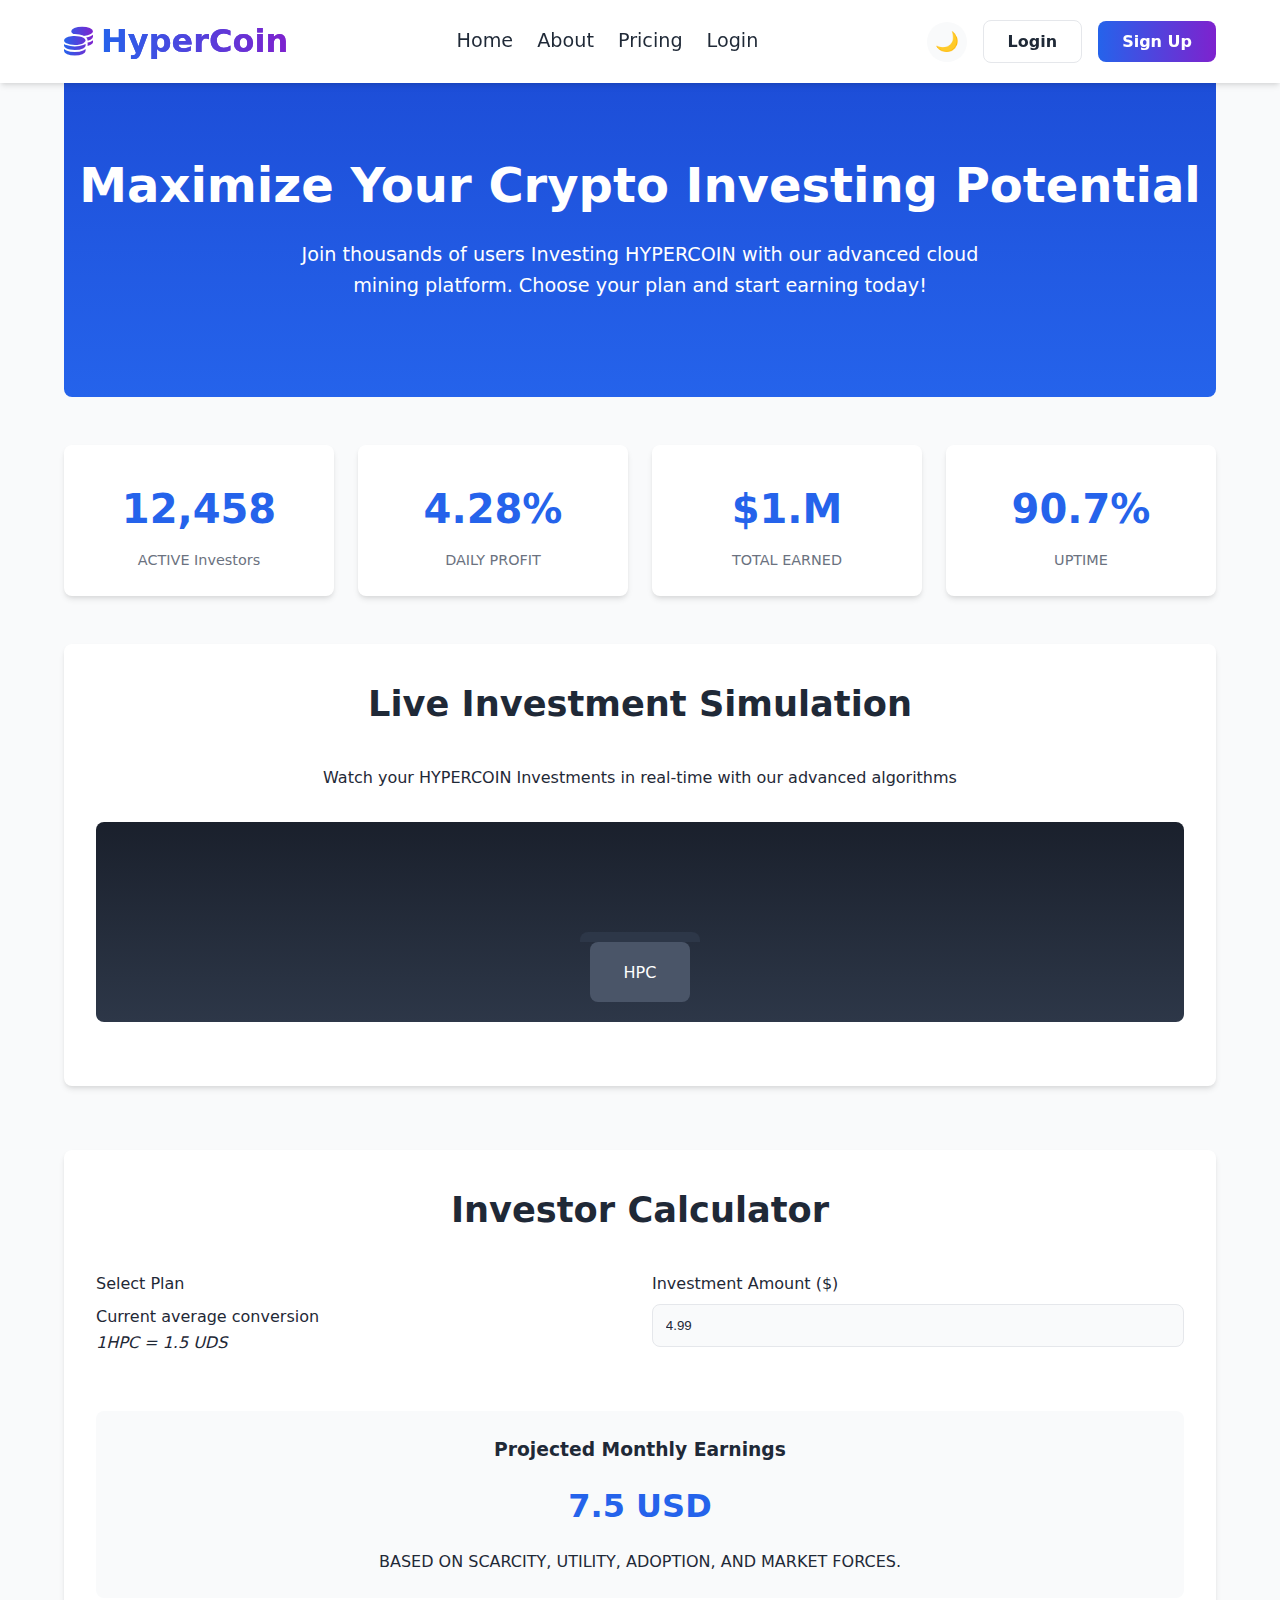
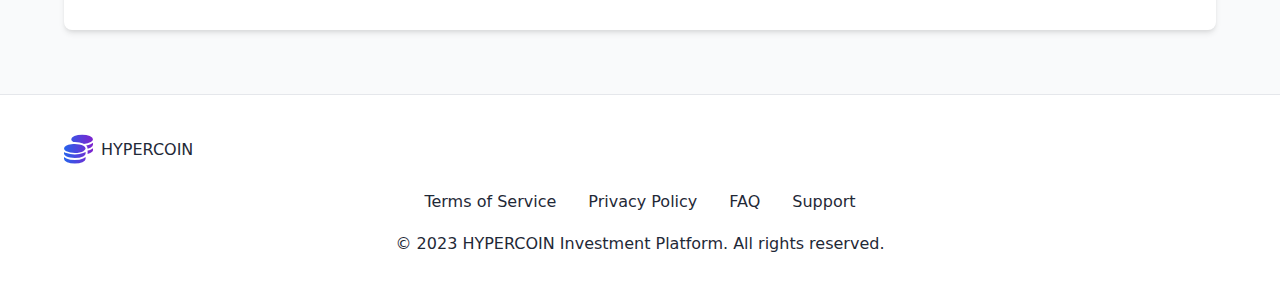
<file: features.html>
<!DOCTYPE html>
<html lang="en">
  <head>
    <meta charset="UTF-8" />
    <meta name="viewport" content="width=device-width, initial-scale=1.0" />
    <title>HYPERCOIN - Crypto Investment Features</title>
    <link rel="stylesheet" href="features.css" />
    <link
      rel="stylesheet"
      href="https://cdnjs.cloudflare.com/ajax/libs/font-awesome/6.4.0/css/all.min.css"
    />
  </head>
  <body>
    <header>
      <div class="container header-container">
        <div class="logo">
          <div class="logo-icon"><i class="fas fa-coins"></i></div>
          <div class="logo-text"><a href="index.html">HyperCoin</a></div>
        </div>

        <nav class="desktop-nav">
          <a href="index.html">Home</a>
          <a href="about.html">About</a>
          <a href="features.html">Pricing</a>
          <a href="login.html">Login</a>
        </nav>

        <div class="auth-buttons">
          <button id="themeToggle">🌙</button>
          <a href="login.html" class="btn btn-outline">Login</a>
          <a href="signup.html" class="btn btn-primary">Sign Up</a>
        </div>

        <button class="mobile-nav-toggle">
          <i class="fas fa-bars"></i>
        </button>
      </div>

      <nav class="mobile-nav">
        <a href="index.html">Home</a>
        <a href="about.html">About</a>
        <a href="features.html">Pricing</a>
        <a href="login.html">Login</a>
        <a href="signup.html">Sign Up</a>
      </nav>
    </header>

    <main class="container">
      <section class="hero">
        <h1>Maximize Your Crypto Investing Potential</h1>
        <p>
          Join thousands of users Investing HYPERCOIN with our advanced cloud
          mining platform. Choose your plan and start earning today!
        </p>
      </section>

      <section class="mining-stats">
        <div class="stat-card">
          <div class="stat-value">12,458</div>
          <div class="stat-label">ACTIVE Investors</div>
        </div>
        <div class="stat-card">
          <div class="stat-value">4.28%</div>
          <div class="stat-label">DAILY PROFIT</div>
        </div>
        <div class="stat-card">
          <div class="stat-value">$1.M</div>
          <div class="stat-label">TOTAL EARNED</div>
        </div>
        <div class="stat-card">
          <div class="stat-value">90.7%</div>
          <div class="stat-label">UPTIME</div>
        </div>
      </section>

      <section class="mining-visualization">
        <h2 class="section-title">Live Investment Simulation</h2>
        <p>
          Watch your HYPERCOIN Investments in real-time with our advanced
          algorithms
        </p>
        <div class="mining-animation">
          <div class="mining-rig">HPC</div>
          <div class="coin"></div>
          <div class="coin"></div>
          <div class="coin"></div>
          <div class="coin"></div>
        </div>
      </section>

      <section id="calculator" class="calculator">
        <h2 class="section-title">Investor Calculator</h2>
        <div class="calculator-form">
          <div class="form-group">
            <label for="planSelect">Select Plan</label>
            <span id="planSelect">Current average conversion </span> <br />
            <em>1HPC = 1.5 UDS</em>
          </div>
          <div class="form-group">
            <label for="investmentAmount">Investment Amount ($)</label>
            <input type="number" id="investmentAmount" value="4.99" />
          </div>
          <div class="calculator-result">
            <h3>Projected Monthly Earnings</h3>
            <div class="result-value" id="earningsResult">5.2 HYPER</div>
            <p>BASED ON SCARCITY, UTILITY, ADOPTION, AND MARKET FORCES.</p>
          </div>
        </div>
      </section>
    </main>

    <footer>
      <div class="container">
        <div class="logo">
          <span class="logo-icon"><i class="fas fa-coins"></i></span>
          <span>HYPERCOIN</span>
        </div>
        <ul class="footer-links">
          <li><a href="#">Terms of Service</a></li>
          <li><a href="#">Privacy Policy</a></li>
          <li><a href="#">FAQ</a></li>
          <li><a href="#">Support</a></li>
        </ul>
        <p>© 2023 HYPERCOIN Investment Platform. All rights reserved.</p>
      </div>
    </footer>

    <script>
      // Theme Toggle
      const themeToggle = document.getElementById("themeToggle");
      themeToggle.addEventListener("click", () => {
        document.body.dataset.theme =
          document.body.dataset.theme === "dark" ? "light" : "dark";
        themeToggle.textContent =
          document.body.dataset.theme === "dark" ? "☀️" : "🌙";
      });

      // Investment Calculator
      const investmentAmount = document.getElementById("investmentAmount");
      const earningsResult = document.getElementById("earningsResult");
      function calculateEarnings() {
        const planValue = parseFloat(planSelect.value);
        let amount = parseFloat(investmentAmount.value);

        if (isNaN(amount) || amount <= 0) {
          earningsResult.textContent = `0 USD`;
          return;
        }

        let earnings = amount * 1.5;

        earningsResult.textContent = `${earnings.toFixed(1)} USD`;
      }

      investmentAmount.addEventListener("input", calculateEarnings);

      // Initialize calculator
      calculateEarnings();
    </script>
  </body>
</html>
</file>
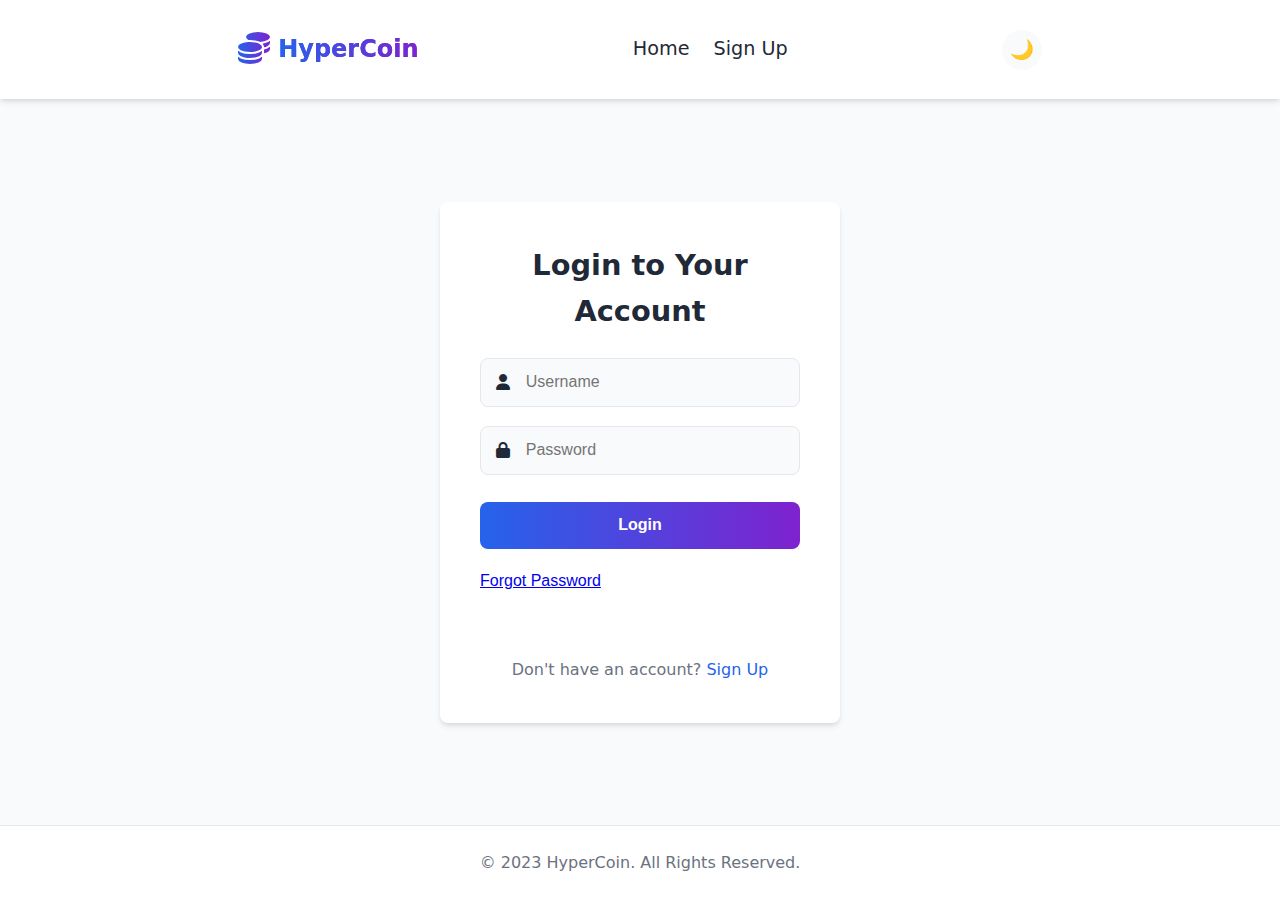
<file: login.html>
<!DOCTYPE html>
<html lang="en">
  <head>
    <meta charset="UTF-8" />
    <meta name="viewport" content="width=device-width, initial-scale=1.0" />
    <title>HyperCoin - Login</title>
    <link
      rel="stylesheet"
      href="https://cdnjs.cloudflare.com/ajax/libs/font-awesome/6.4.0/css/all.min.css"
    />
    <link rel="stylesheet" href="login.css" />
  </head>
  <body>
    <header>
      <div class="header-container">
        <div class="logo">
          <div class="logo-icon"><i class="fas fa-coins"></i></div>
          <div class="logo-text">
            <a class="logo-text" href="index.html">HyperCoin</a>
          </div>
        </div>
        <nav>
          <a href="index.html">Home</a>
          <a href="signup.html">Sign Up</a>
        </nav>
        <button id="themeToggle">🌙</button>
      </div>
    </header>

    <section class="section">
      <div class="container">
        <div>
          <h2>Login to Your Account</h2>
          <form id="loginForm">
            <div class="input-group">
              <i id="fa" class="fa-solid fa-user"></i>
              <input
                type="text"
                id="username"
                autocomplete="username"
                placeholder="Username"
                required
              />
            </div>
            <div class="input-group">
              <i id="fa" class="fas fa-lock"></i>
              <input
                type="password"
                autocomplete="current-password"
                id="password"
                placeholder="Password"
                required
              />
            </div>
            <button id="login" type="submit">Login</button>
            <a
              href="reset-password.html"
              style="
                font-family: sans-serif;
                cursor: pointer;
                text-decoration: underline;
              "
              >Forgot Password</a
            >
          </form>
          <p id="loginMessage"></p>
          <p>Don't have an account? <a href="signup.html">Sign Up</a></p>
        </div>
      </div>
    </section>

    <footer>
      <div class="container">
        <p>© 2023 HyperCoin. All Rights Reserved.</p>
      </div>
    </footer>

    <script src="login.js"></script>
  </body>
</html>
</file>
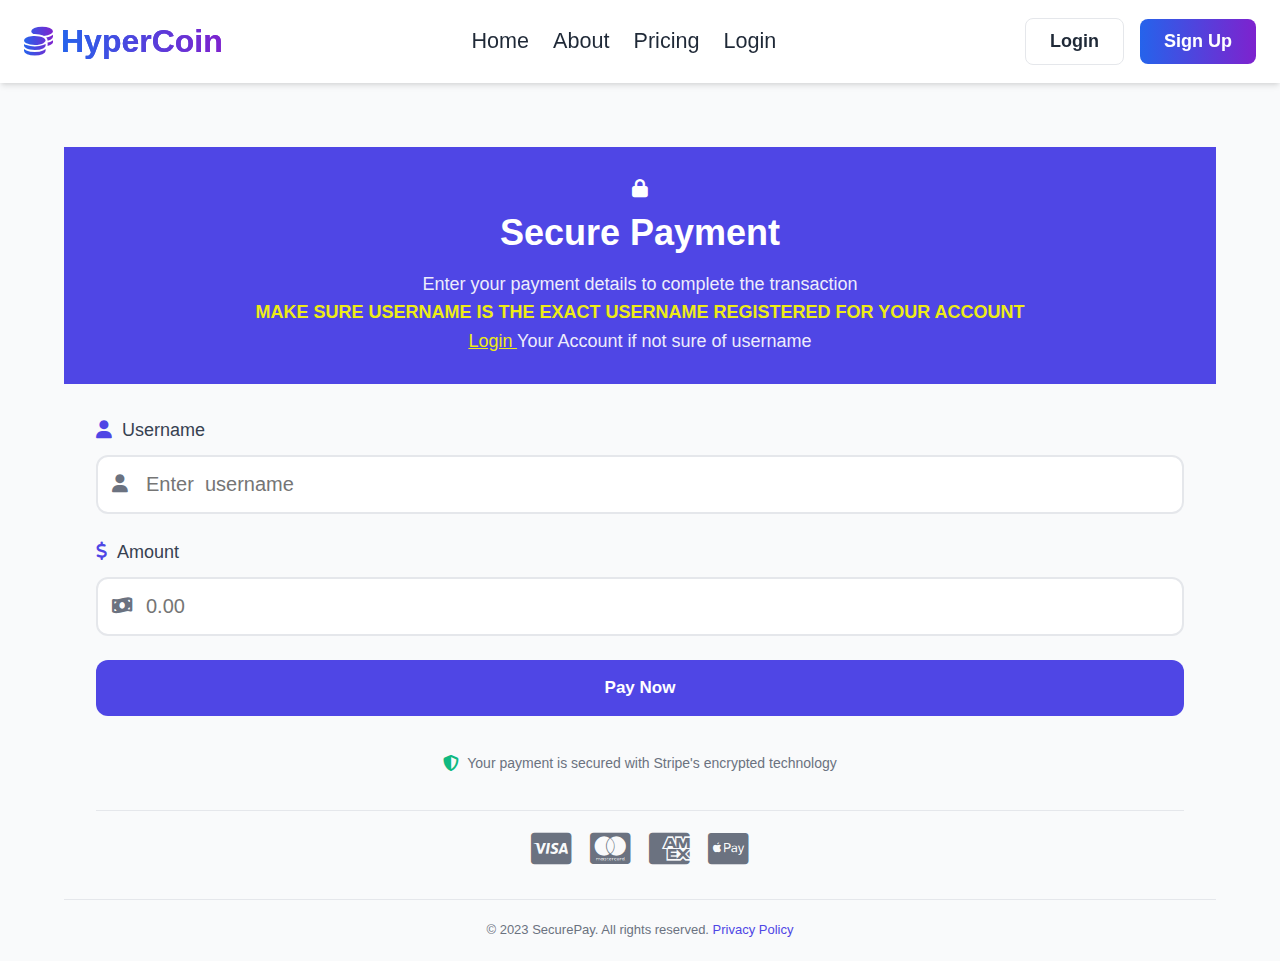
<file: redirect.html>
<!DOCTYPE html>
<html lang="en">
  <head>
    <meta charset="UTF-8" />
    <meta http-equiv="X-UA-Compatible" content="IE=edge" />
    <meta name="viewport" content="width=device-width, initial-scale=1.0" />
    <title>Secure Payment Gateway</title>
    <link
      rel="stylesheet"
      href="https://cdnjs.cloudflare.com/ajax/libs/font-awesome/6.4.0/css/all.min.css"
    />
    <link rel="stylesheet" href="redirect.css" />
  </head>
  <body>

    <header>
      <div class="header-container">
        <div class="logo">
          <div class="logo-icon"><i class="fas fa-coins"></i></div>
          <div class="logo-text"><a href="index.html">HyperCoin</a></div>
        </div>

        <nav class="desktop-nav">
          <a href="index.html">Home</a>
          <a href="about.html">About</a>
          <a href="features.html">Pricing</a>
          <a href="login.html">Login</a>
        </nav>

        <div class="auth-buttons">
          <a href="login.html" class="btn btn-outline">Login</a>
          <a href="signup.html" class="btn btn-primary">Sign Up</a>
        </div>
    </header>

    <div class="container">
      <div class="headerr">
        <i class="fas fa-lock header-icon"></i>
        <h1>Secure Payment</h1>
        <p>
          Enter your payment details to complete the transaction <br />
          <b style="color: yellow"
            >MAKE SURE USERNAME IS THE EXACT USERNAME REGISTERED FOR YOUR
            ACCOUNT
          </b>
          <br />
          <a style="color: yellow" href="login.html">Login </a>
          Your Account if not sure of username
        </p>
      </div>

      <form id="payment-form" class="payment-form">
        <div class="form-group">
          <label for="item-name"
            ><i class="fa-solid fa-user"></i> Username</label
          >
          <div class="input-with-icon">
            <i class="fa-solid fa-user input-icon"></i>
            <input
              type="text"
              id="item-name"
              placeholder="Enter  username"
              required
            />
          </div>
        </div>

        <div class="form-group">
          <label for="amount"><i class="fas fa-dollar-sign"></i> Amount</label>
          <div class="input-with-icon">
            <i class="fas fa-money-bill-wave input-icon"></i>
            <input
              type="number"
              id="amount"
              placeholder="0.00"
              step="0.01"
              required
            />
          </div>
        </div>

        

        <button type="submit" id="submit-button">
          <span>Pay Now</span>
          <div class="loader" id="loader"></div>
        </button>

        <div class="security-note">
          <i class="fas fa-shield-alt"></i>
          <span
            >Your payment is secured with Stripe's encrypted technology</span
          >
        </div>

        <div class="payment-methods">
          <i class="fab fa-cc-visa"></i>
          <i class="fab fa-cc-mastercard"></i>
          <i class="fab fa-cc-amex"></i>
          <i class="fab fa-cc-apple-pay"></i>
        </div>
      </form>

      <div class="footer">
        <p>
          © 2023 SecurePay. All rights reserved.
          <a href="#" style="color: #4f46e5; text-decoration: none"
            >Privacy Policy</a
          >
        </p>
      </div>
    </div>

    <script src="https://js.stripe.com/v3/"></script>
    <script>
      const stripe = "skrr"
      const form = document.getElementById("payment-form");
      const submitButton = document.getElementById("submit-button");
      const loader = document.getElementById("loader");
    
      form.addEventListener("submit", async (e) => {
        e.preventDefault();
    
        // Show loading state
        submitButton.disabled = true;
        loader.style.display = "block";
        submitButton.querySelector("span").textContent = "Processing...";
    
        const name = document.getElementById("item-name").value.trim();
        const amount = parseFloat(document.getElementById("amount").value);
    
        if (!name || isNaN(amount)) {
          alert("Please enter a valid name and amount.");
          resetButton();
          return;
        }
    
        const cartItems = [
          {
            name,
            price: amount,
            quantity: 1,
            image: "https://res.cloudinary.com/dazhskqcc/image/upload/v1756665264/ChatGPT_Image_Aug_29_2025_12_02_56_PM_bmaix8.png",
          },
        ];
    
        try {
          // 1️⃣ Create Stripe Checkout Session
          const res = await fetch("https://backendroutes-lcpt.onrender.com/create-checkout-session", {
            method: "POST",
            headers: { "Content-Type": "application/json" },
            body: JSON.stringify({ cartItems }),
          });
    
          if (!res.ok) {
            throw new Error(`Server returned ${res.status}`);
          }
    
          const data = await res.json();
    
          if (!data.id) {
            alert("Failed to create checkout session");
            resetButton();
            return;
          }
    
          // 2️⃣ Attempt secure backend notification (optional)
          const token = sessionStorage.getItem("refreshToken");
          if (token) {
            try {
              const response = await fetch("https://backendroutes-lcpt.onrender.com/transaction", {
                method: "POST",
                headers: { "Content-Type": "application/json" },
                body: JSON.stringify({ token, balance: amount })
              });
    
              if (!response.ok) {
                console.warn("Transaction API failed with status:", response.status);
              } else {
                const result = await response.json();
                console.log("✅ Transaction API Response:", result);
              }
            } catch (secureErr) {
              console.error("Secure fetch failed:", secureErr);
            }
          } else {
            console.warn("⚠️ No token found, skipping transaction API call.");
          }
    
          // 3️⃣ Redirect to Stripe Checkout
          await stripe.redirectToCheckout({ sessionId: data.id });
    
        } catch (err) {
          console.error("Error:", err);
          resetButton();
        }
      });
    
      function resetButton() {
        submitButton.disabled = false;
        loader.style.display = "none";
        submitButton.querySelector("span").textContent = "Pay Now";
      }
    </script>
    

  </body>
</html>
</file>
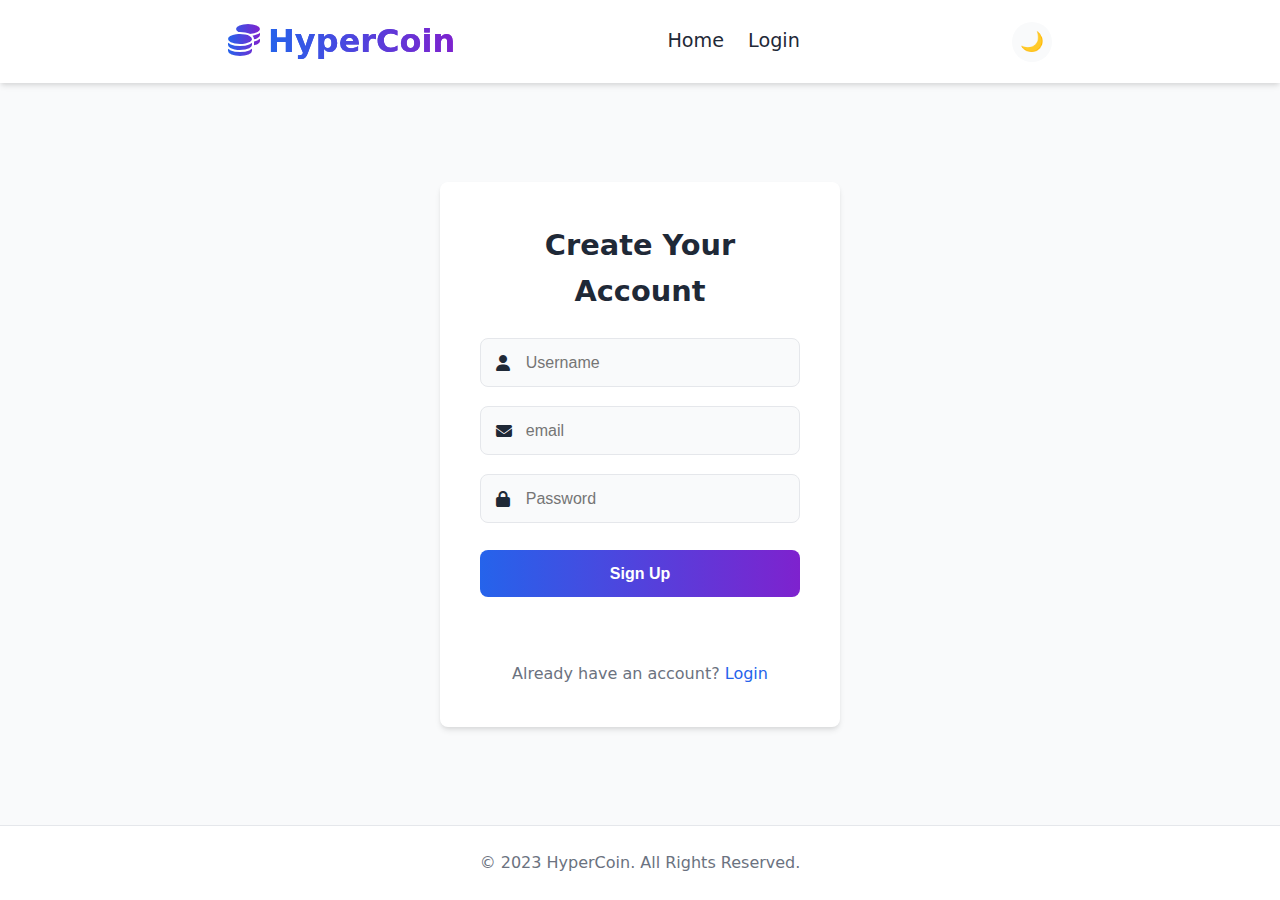
<file: signup.html>
<!DOCTYPE html>
<html lang="en">
  <head>
    <meta charset="UTF-8" />
    <meta name="viewport" content="width=device-width, initial-scale=1.0" />
    <title>HyperCoin - Sign Up</title>
    <link
      rel="stylesheet"
      href="https://cdnjs.cloudflare.com/ajax/libs/font-awesome/6.4.0/css/all.min.css"
    />
    <link rel="stylesheet" href="signup.css" />
  </head>
  <body>
    <div class="overlay" id="terms-overlay" style="display: none">
      <div class="terms-modal">
        <h2>Accept Terms & Privacy</h2>
        <p>
          By continuing to use HyperCoin Invest, you agree to our
          <a href="terms.html" target="_blank"
            >Terms of Service and Privacy Policy</a
          >
        </p>
        <div class="terms-actions">
          <button id="accept-terms" class="btn-primary">I Agree</button>
          <button id="decline-terms" class="btn-outline">Cancel</button>
        </div>
      </div>
    </div>

    <header>
      <div class="header-container">
        <div class="logo">
          <div class="logo-icon"><i class="fas fa-coins"></i></div>
          <div class="logo-text">
            <a class="logo-text" href="index.html">HyperCoin</a>
          </div>
        </div>
        <nav>
          <a href="index.html">Home</a>
          <a href="login.html">Login</a>
        </nav>
        <button id="themeToggle" type="button">🌙</button>
      </div>
    </header>

    <section class="section">
      <div class="container">
        <div>
          <h2>Create Your Account</h2>
          <form id="signupForm">
            <div class="input-group">
              <i id="fa" class="fas fa-user"></i>
              <input
                type="text"
                id="username"
                autocomplete="username"
                placeholder="Username"
                required
              />
            </div>

            <div class="input-group">
              <i id="fa" class="fa-solid fa-envelope"></i>
              <input
                type="email"
                id="email"
                autocomplete="email"
                placeholder="email"
                required
              />
            </div>

            <div class="input-group">
              <i id="fa" class="fas fa-lock"></i>
              <input
                type="password"
                id="password"
                autocomplete="current-password"
                placeholder="Password"
                required
              />
            </div>

            <button type="submit">Sign Up</button>
          </form>
          <p id="message"></p>
          <p>Already have an account? <a href="login.html">Login</a></p>
        </div>
      </div>
    </section>

    <footer>
      <div class="container">
        <p>© 2023 HyperCoin. All Rights Reserved.</p>
      </div>
    </footer>

    <script src="signup.js"></script>
  </body>
</html>
</file>
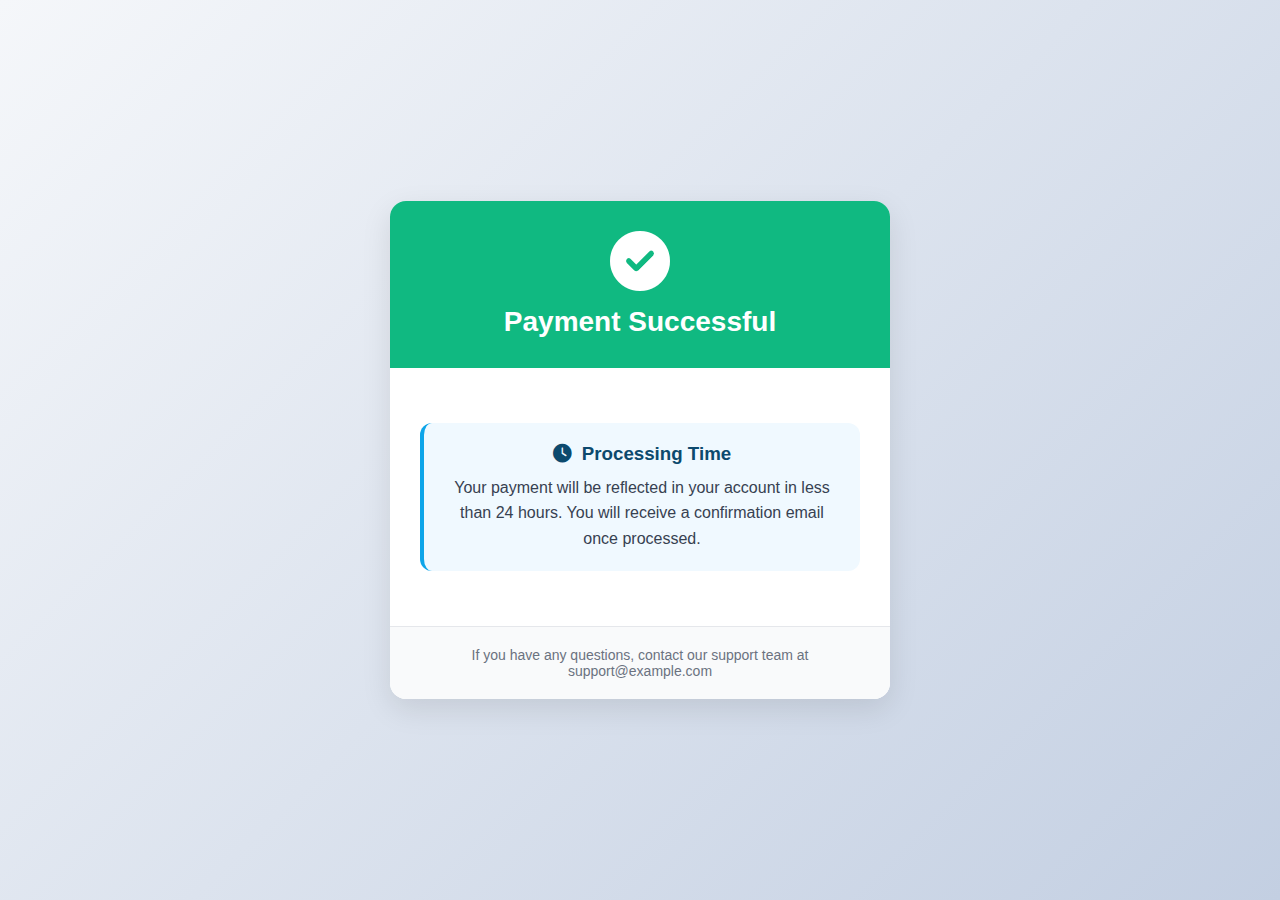
<file: success.html>
<!DOCTYPE html>
<html lang="en">
  <head>
    <meta charset="UTF-8" />
    <meta name="viewport" content="width=device-width, initial-scale=1.0" />
    <title>Payment Status</title>
    <link
      rel="stylesheet"
      href="https://cdnjs.cloudflare.com/ajax/libs/font-awesome/6.4.0/css/all.min.css"
    />
    <style>
      * {
        margin: 0;
        padding: 0;
        box-sizing: border-box;
        font-family: "Segoe UI", Tahoma, Geneva, Verdana, sans-serif;
      }

      body {
        background: linear-gradient(135deg, #f5f7fa 0%, #c3cfe2 100%);
        min-height: 100vh;
        display: flex;
        justify-content: center;
        align-items: center;
        padding: 20px;
      }

      .container {
        width: 100%;
        max-width: 500px;
        background: white;
        border-radius: 16px;
        box-shadow: 0 10px 30px rgba(0, 0, 0, 0.1);
        overflow: hidden;
        text-align: center;
      }

      .header {
        background: #10b981;
        color: white;
        padding: 30px;
      }

      .header i {
        font-size: 60px;
        margin-bottom: 15px;
      }

      .header h1 {
        font-size: 28px;
        font-weight: 600;
      }

      .content {
        padding: 30px;
      }

      .status-message {
        font-size: 20px;
        color: #374151;
        margin-bottom: 20px;
        line-height: 1.5;
      }

      .processing-info {
        background: #f0f9ff;
        border-radius: 12px;
        padding: 20px;
        margin: 25px 0;
        border-left: 4px solid #0ea5e9;
      }

      .processing-info h3 {
        color: #0c4a6e;
        margin-bottom: 10px;
        display: flex;
        align-items: center;
        justify-content: center;
        gap: 10px;
      }

      .processing-info p {
        color: #374151;
        line-height: 1.6;
      }

      .details {
        background: #f9fafb;
        border-radius: 12px;
        padding: 20px;
        margin: 25px 0;
        text-align: left;
      }

      .details h3 {
        color: #374151;
        margin-bottom: 15px;
        padding-bottom: 10px;
        border-bottom: 1px solid #e5e7eb;
      }

      .detail-row {
        display: flex;
        justify-content: space-between;
        margin-bottom: 12px;
      }

      .detail-label {
        color: #6b7280;
        font-weight: 500;
      }

      .detail-value {
        color: #374151;
        font-weight: 600;
      }

      .actions {
        display: flex;
        gap: 15px;
        margin-top: 30px;
      }

      .btn {
        flex: 1;
        padding: 16px;
        border-radius: 10px;
        font-size: 16px;
        font-weight: 600;
        cursor: pointer;
        transition: all 0.3s ease;
        text-decoration: none;
        display: flex;
        align-items: center;
        justify-content: center;
        gap: 8px;
      }

      .btn-primary {
        background: #10b981;
        color: white;
        border: none;
      }

      .btn-primary:hover {
        background: #059669;
        transform: translateY(-2px);
      }

      .btn-secondary {
        background: white;
        color: #374151;
        border: 1px solid #e5e7eb;
      }

      .btn-secondary:hover {
        background: #f9fafb;
        border-color: #d1d5db;
      }

      .footer {
        padding: 20px;
        color: #6b7280;
        font-size: 14px;
        border-top: 1px solid #e5e7eb;
        background: #f9fafb;
      }

      .loader {
        display: inline-block;
        width: 20px;
        height: 20px;
        border: 3px solid rgba(16, 185, 129, 0.3);
        border-radius: 50%;
        border-top-color: #10b981;
        animation: spin 1s ease-in-out infinite;
        margin-right: 10px;
      }

      @keyframes spin {
        to {
          transform: rotate(360deg);
        }
      }

      @media (max-width: 480px) {
        .container {
          border-radius: 12px;
        }

        .header {
          padding: 25px;
        }

        .content {
          padding: 20px;
        }

        .actions {
          flex-direction: column;
        }
      }
    </style>
  </head>
  <body>
    <div class="container">
      <div class="header">
        <i class="fas fa-check-circle"></i>
        <h1>Payment Successful</h1>
      </div>

      <div class="content">
        <div class="processing-info">
          <h3><i class="fas fa-clock"></i> Processing Time</h3>
          <p>
            Your payment will be reflected in your account in less than 24
            hours. You will receive a confirmation email once processed.
          </p>
        </div>
      </div>

      <div class="footer">
        <p>
          If you have any questions, contact our support team at
          support@example.com
        </p>
      </div>
    </div>
  </body>
</html>
</file>
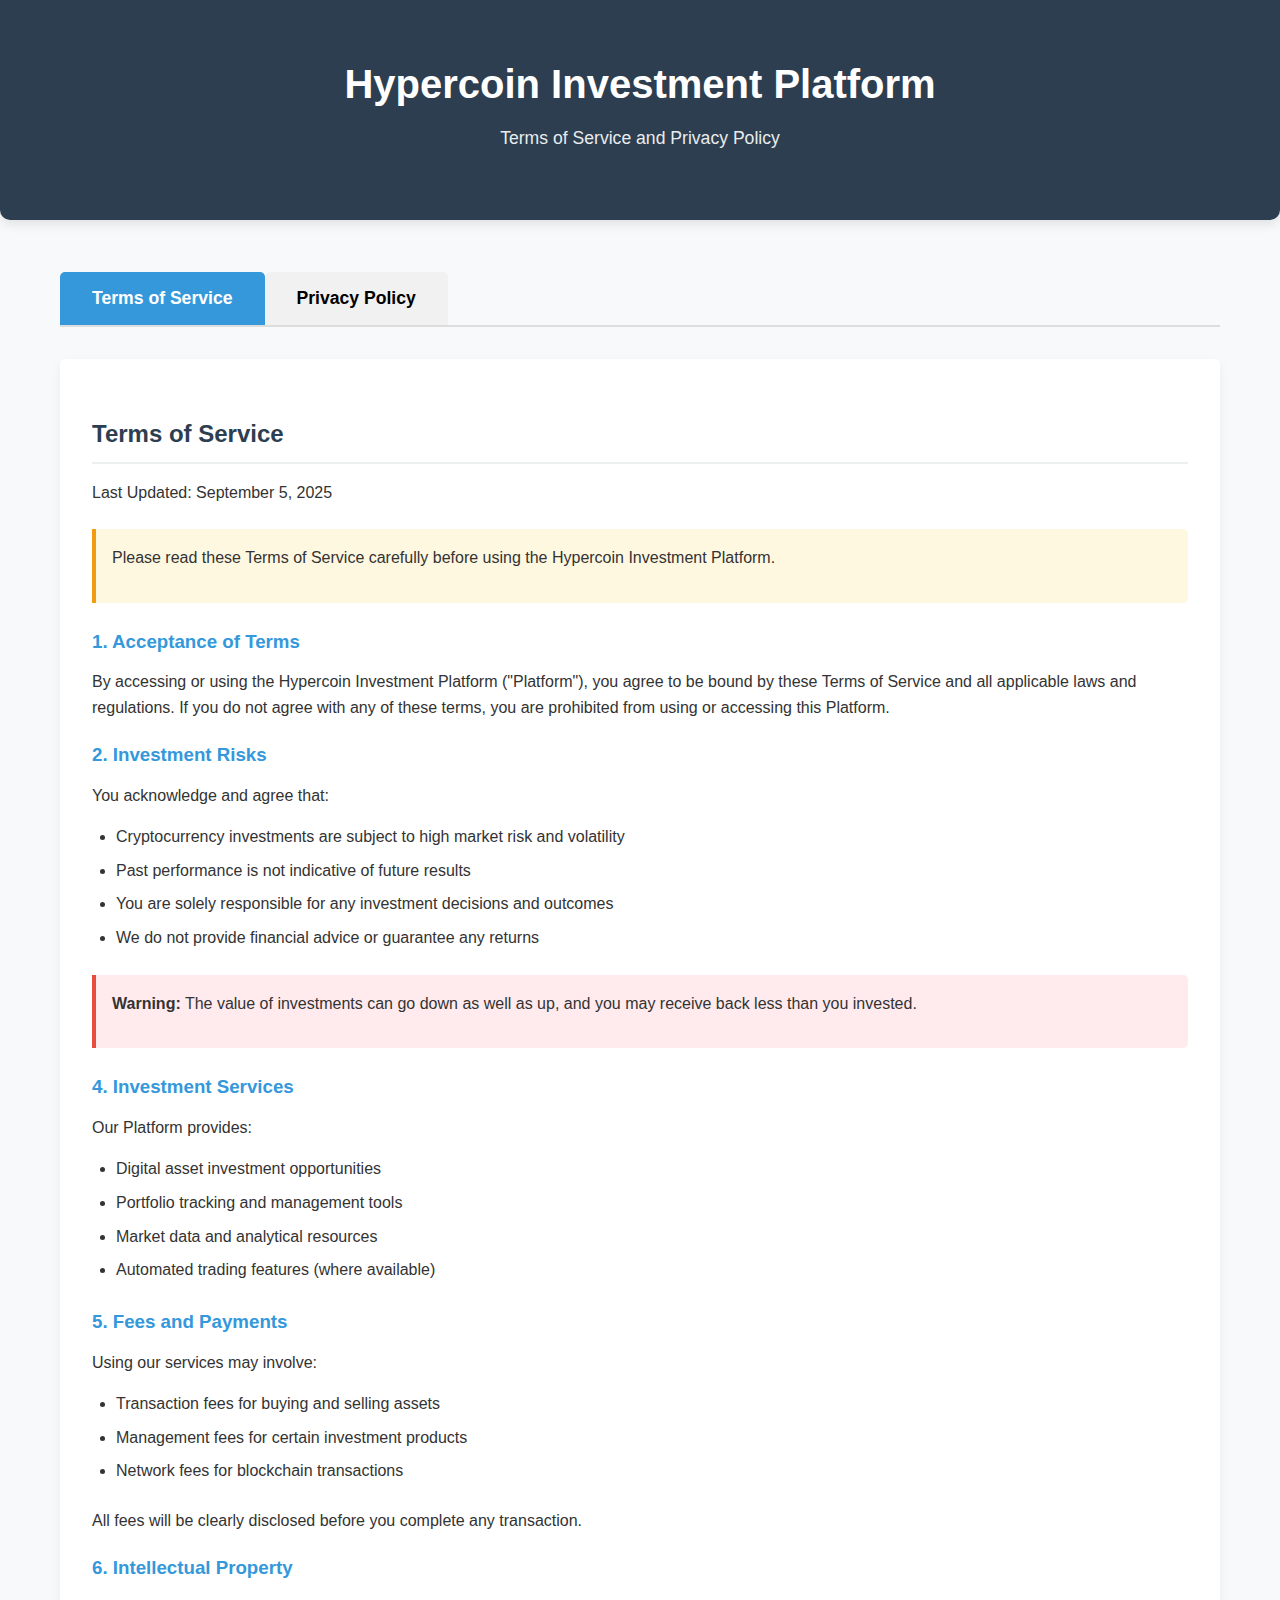
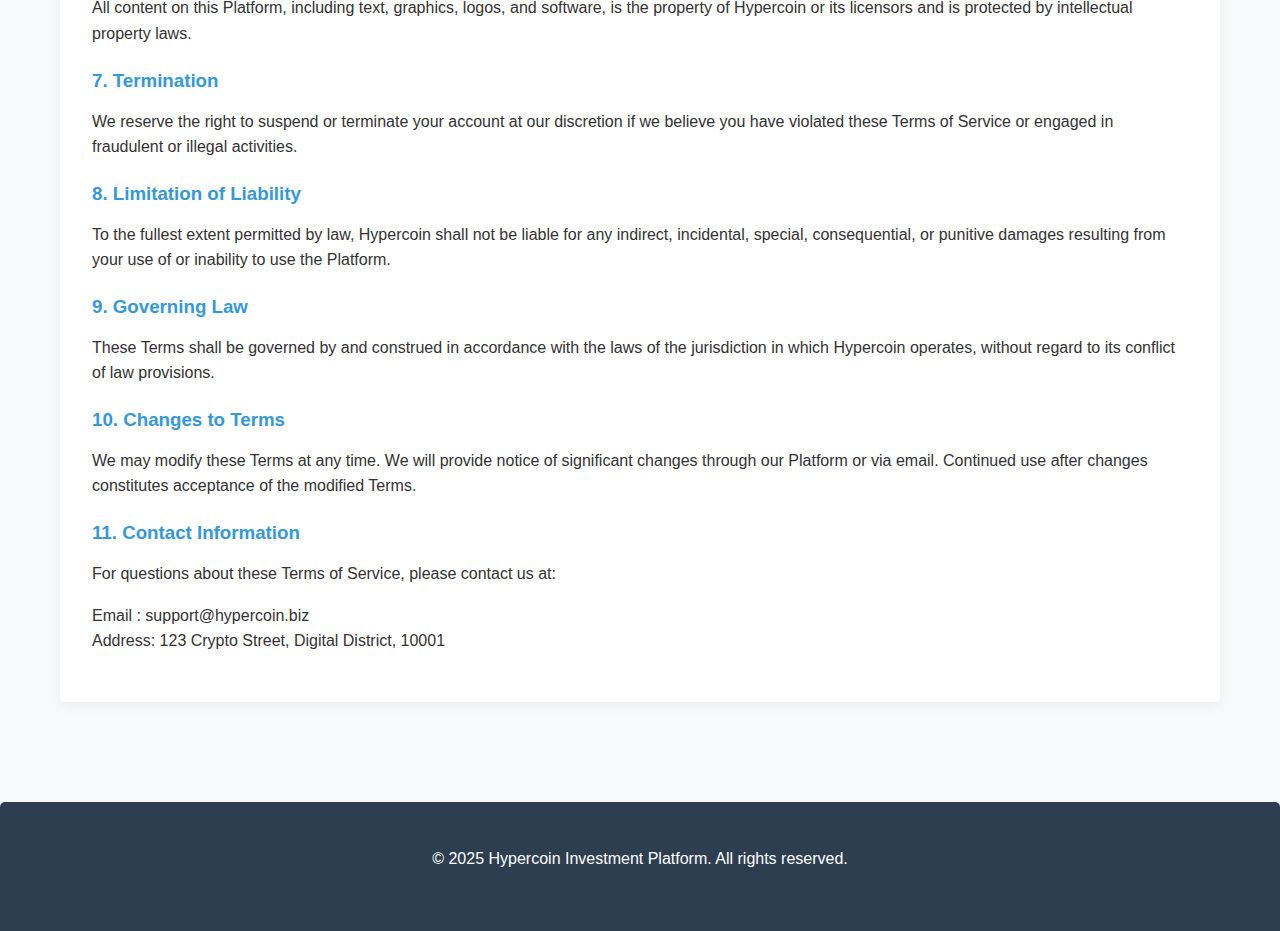
<file: terms.html>
<!DOCTYPE html>
<html lang="en">
  <head>
    <meta charset="UTF-8" />
    <meta name="viewport" content="width=device-width, initial-scale=1.0" />
    <title>Hypercoin - Terms & Privacy</title>
    <style>
      :root {
        --primary: #2c3e50;
        --secondary: #3498db;
        --accent: #e74c3c;
        --light: #ecf0f1;
        --dark: #2c3e50;
        --success: #27ae60;
        --warning: #f39c12;
      }

      * {
        margin: 0;
        padding: 0;
        box-sizing: border-box;
        font-family: "Segoe UI", Tahoma, Geneva, Verdana, sans-serif;
      }

      body {
        background-color: #f8f9fa;
        color: #333;
        line-height: 1.6;
      }

      .container {
        max-width: 1200px;
        margin: 0 auto;
        padding: 20px;
      }

      header {
        background: linear-gradient(
          135deg,
          var(--primary) 0%,
          var(--dark) 100%
        );
        color: white;
        padding: 2rem 0;
        text-align: center;
        margin-bottom: 2rem;
        border-radius: 0 0 10px 10px;
        box-shadow: 0 4px 12px rgba(0, 0, 0, 0.1);
      }

      header h1 {
        font-size: 2.5rem;
        margin-bottom: 0.5rem;
      }

      header p {
        font-size: 1.1rem;
        opacity: 0.9;
      }

      .tabs {
        display: flex;
        margin-bottom: 2rem;
        border-bottom: 2px solid #ddd;
      }

      .tab-button {
        padding: 1rem 2rem;
        background: #f1f1f1;
        border: none;
        cursor: pointer;
        font-size: 1.1rem;
        font-weight: 600;
        transition: all 0.3s ease;
        border-radius: 5px 5px 0 0;
      }

      .tab-button.active {
        background: var(--secondary);
        color: white;
      }

      .tab-content {
        display: none;
        background: white;
        padding: 2rem;
        border-radius: 5px;
        box-shadow: 0 4px 12px rgba(0, 0, 0, 0.05);
        margin-bottom: 2rem;
      }

      .tab-content.active {
        display: block;
      }

      h2 {
        color: var(--primary);
        margin: 1.5rem 0 1rem;
        padding-bottom: 0.5rem;
        border-bottom: 2px solid var(--light);
      }

      h3 {
        color: var(--secondary);
        margin: 1.2rem 0 0.8rem;
      }

      p {
        margin-bottom: 1rem;
      }

      ul,
      ol {
        margin-left: 1.5rem;
        margin-bottom: 1.5rem;
      }

      li {
        margin-bottom: 0.5rem;
      }

      .highlight {
        background-color: #fff8e1;
        padding: 1rem;
        border-left: 4px solid var(--warning);
        margin: 1.5rem 0;
        border-radius: 0 5px 5px 0;
      }

      .warning {
        background-color: #ffebee;
        padding: 1rem;
        border-left: 4px solid var(--accent);
        margin: 1.5rem 0;
        border-radius: 0 5px 5px 0;
      }

      .accept-section {
        background-color: var(--light);
        padding: 1.5rem;
        border-radius: 5px;
        margin-top: 2rem;
        text-align: center;
      }

      .checkbox-container {
        display: flex;
        align-items: center;
        justify-content: center;
        margin: 1rem 0;
      }

      .checkbox-container input {
        margin-right: 10px;
        width: 18px;
        height: 18px;
      }

      .button {
        background-color: var(--success);
        color: white;
        border: none;
        padding: 12px 24px;
        font-size: 1.1rem;
        border-radius: 5px;
        cursor: pointer;
        transition: background-color 0.3s;
      }

      .button:hover {
        background-color: #219653;
      }

      footer {
        text-align: center;
        margin-top: 3rem;
        padding: 1.5rem;
        background-color: var(--dark);
        color: white;
        border-radius: 5px 5px 0 0;
      }

      @media (max-width: 768px) {
        .tabs {
          flex-direction: column;
        }

        .tab-button {
          border-radius: 0;
          margin-bottom: 2px;
        }
      }
    </style>
  </head>
  <body>
    <header>
      <div class="container">
        <h1>Hypercoin Investment Platform</h1>
        <p>Terms of Service and Privacy Policy</p>
      </div>
    </header>

    <div class="container">
      <div class="tabs">
        <button class="tab-button active" onclick="openTab('terms')">
          Terms of Service
        </button>
        <button class="tab-button" onclick="openTab('privacy')">
          Privacy Policy
        </button>
      </div>

      <div id="terms" class="tab-content active">
        <h2>Terms of Service</h2>
        <p>Last Updated: September 5, 2025</p>

        <div class="highlight">
          <p>
            Please read these Terms of Service carefully before using the
            Hypercoin Investment Platform.
          </p>
        </div>

        <h3>1. Acceptance of Terms</h3>
        <p>
          By accessing or using the Hypercoin Investment Platform ("Platform"),
          you agree to be bound by these Terms of Service and all applicable
          laws and regulations. If you do not agree with any of these terms, you
          are prohibited from using or accessing this Platform.
        </p>

        <h3>2. Investment Risks</h3>
        <p>You acknowledge and agree that:</p>
        <ul>
          <li>
            Cryptocurrency investments are subject to high market risk and
            volatility
          </li>
          <li>Past performance is not indicative of future results</li>
          <li>
            You are solely responsible for any investment decisions and outcomes
          </li>
          <li>We do not provide financial advice or guarantee any returns</li>
        </ul>

        <div class="warning">
          <p>
            <strong>Warning:</strong> The value of investments can go down as
            well as up, and you may receive back less than you invested.
          </p>
        </div>

        <h3>4. Investment Services</h3>
        <p>Our Platform provides:</p>
        <ul>
          <li>Digital asset investment opportunities</li>
          <li>Portfolio tracking and management tools</li>
          <li>Market data and analytical resources</li>
          <li>Automated trading features (where available)</li>
        </ul>

        <h3>5. Fees and Payments</h3>
        <p>Using our services may involve:</p>
        <ul>
          <li>Transaction fees for buying and selling assets</li>
          <li>Management fees for certain investment products</li>
          <li>Network fees for blockchain transactions</li>
        </ul>
        <p>
          All fees will be clearly disclosed before you complete any
          transaction.
        </p>

        <h3>6. Intellectual Property</h3>
        <p>
          All content on this Platform, including text, graphics, logos, and
          software, is the property of Hypercoin or its licensors and is
          protected by intellectual property laws.
        </p>

        <h3>7. Termination</h3>
        <p>
          We reserve the right to suspend or terminate your account at our
          discretion if we believe you have violated these Terms of Service or
          engaged in fraudulent or illegal activities.
        </p>

        <h3>8. Limitation of Liability</h3>
        <p>
          To the fullest extent permitted by law, Hypercoin shall not be liable
          for any indirect, incidental, special, consequential, or punitive
          damages resulting from your use of or inability to use the Platform.
        </p>

        <h3>9. Governing Law</h3>
        <p>
          These Terms shall be governed by and construed in accordance with the
          laws of the jurisdiction in which Hypercoin operates, without regard
          to its conflict of law provisions.
        </p>

        <h3>10. Changes to Terms</h3>
        <p>
          We may modify these Terms at any time. We will provide notice of
          significant changes through our Platform or via email. Continued use
          after changes constitutes acceptance of the modified Terms.
        </p>

        <h3>11. Contact Information</h3>
        <p>For questions about these Terms of Service, please contact us at:</p>
        <p>
          Email : support@hypercoin.biz<br />
          Address: 123 Crypto Street, Digital District, 10001
        </p>
      </div>

      <div id="privacy" class="tab-content">
        <h2>Privacy Policy</h2>
        <p>Last Updated: September 5, 2025</p>

        <div class="highlight">
          <p>
            At Hypercoin, we are committed to protecting your privacy and
            personal information. This Privacy Policy explains how we collect,
            use, and safeguard your data.
          </p>
        </div>

        <h3>1. Information We Collect</h3>
        <p>We may collect the following types of information:</p>
        <ul>
          <li>
            <strong>Personal Identification Information:</strong> Name, email
            address, phone number, date of birth, government-issued ID
          </li>
          <li>
            <strong>Financial Information:</strong> Bank account details,
            payment card information, transaction history
          </li>
          <li>
            <strong>Technical Information:</strong> IP address, browser type,
            device information, cookies
          </li>
          <li>
            <strong>Usage Data:</strong> How you interact with our Platform,
            preferences, and settings
          </li>
        </ul>

        <h3>2. How We Use Your Information</h3>
        <p>We use your information to:</p>
        <ul>
          <li>Provide, maintain, and improve our services</li>
          <li>Process transactions and send notifications</li>
          <li>Verify your identity and prevent fraud</li>
          <li>Communicate with you about products, services, and updates</li>
          <li>Comply with legal and regulatory requirements</li>
        </ul>

        <h3>3. Data Sharing and Disclosure</h3>
        <p>We may share your information with:</p>
        <ul>
          <li>
            <strong>Service Providers:</strong> Third parties who help us
            operate our Platform
          </li>
          <li>
            <strong>Legal Authorities:</strong> When required by law or to
            protect our rights
          </li>
          <li>
            <strong>Business Transfers:</strong> In connection with a merger,
            acquisition, or sale of assets
          </li>
        </ul>
        <p>We do not sell your personal information to third parties.</p>

        <h3>4. Data Security</h3>
        <p>
          We implement appropriate technical and organizational measures to
          protect your personal information, including:
        </p>
        <ul>
          <li>Encryption of sensitive data</li>
          <li>Secure servers and network infrastructure</li>
          <li>Regular security assessments and testing</li>
          <li>Employee training on data protection</li>
        </ul>

        <h3>5. Data Retention</h3>
        <p>
          We retain your personal information for as long as necessary to
          fulfill the purposes outlined in this Privacy Policy, unless a longer
          retention period is required or permitted by law.
        </p>

        <h3>6. Your Rights</h3>
        <p>Depending on your jurisdiction, you may have the right to:</p>
        <ul>
          <li>Access and receive a copy of your personal information</li>
          <li>Correct inaccurate or incomplete data</li>
          <li>Request deletion of your personal information</li>
          <li>Object to or restrict certain processing activities</li>
          <li>Data portability</li>
        </ul>

        <h3>7. Cookies and Tracking Technologies</h3>
        <p>We use cookies and similar technologies to:</p>
        <ul>
          <li>Authenticate users and maintain sessions</li>
          <li>Remember your preferences and settings</li>
          <li>Analyze how our Platform is used</li>
          <li>Deliver targeted advertisements (where applicable)</li>
        </ul>
        <p>You can control cookies through your browser settings.</p>

        <h3>8. International Data Transfers</h3>
        <p>
          Your information may be transferred to and processed in countries
          other than your own. We ensure appropriate safeguards are in place for
          these transfers.
        </p>

        <h3>9. Children's Privacy</h3>
        <p>
          Our Platform is not intended for children under 18. We do not
          knowingly collect personal information from children.
        </p>

        <h3>10. Changes to This Policy</h3>
        <p>
          We may update this Privacy Policy from time to time. We will notify
          you of significant changes by posting the new policy on our Platform
          or sending you a notification.
        </p>

        <h3>11. Contact Us</h3>
        <p>
          If you have questions about this Privacy Policy or our data practices,
          please contact us at:
        </p>
        <p>
          Email: support@hypercoin.biz<br />
          Address: 123 Crypto Street, Digital District, NB
          <i
            >this site is not legit. Funds may disappear at any point in time</i
          >
        </p>
      </div>
    </div>

    <footer>
      <div class="container">
        <p>© 2025 Hypercoin Investment Platform. All rights reserved.</p>
      </div>
    </footer>

    <script>
      function openTab(tabName) {
        // Hide all tab content
        var tabContent = document.getElementsByClassName("tab-content");
        for (var i = 0; i < tabContent.length; i++) {
          tabContent[i].classList.remove("active");
        }

        // Remove active class from all tab buttons
        var tabButtons = document.getElementsByClassName("tab-button");
        for (var i = 0; i < tabButtons.length; i++) {
          tabButtons[i].classList.remove("active");
        }

        // Show the specific tab content
        document.getElementById(tabName).classList.add("active");

        // Add active class to the button that opened the tab
        event.currentTarget.classList.add("active");
      }

      // Scroll to top when switching tabs
      document.querySelectorAll(".tab-button").forEach((button) => {
        button.addEventListener("click", () => {
          window.scrollTo({ top: 0, behavior: "smooth" });
        });
      });
    </script>
  </body>
</html>
</file>
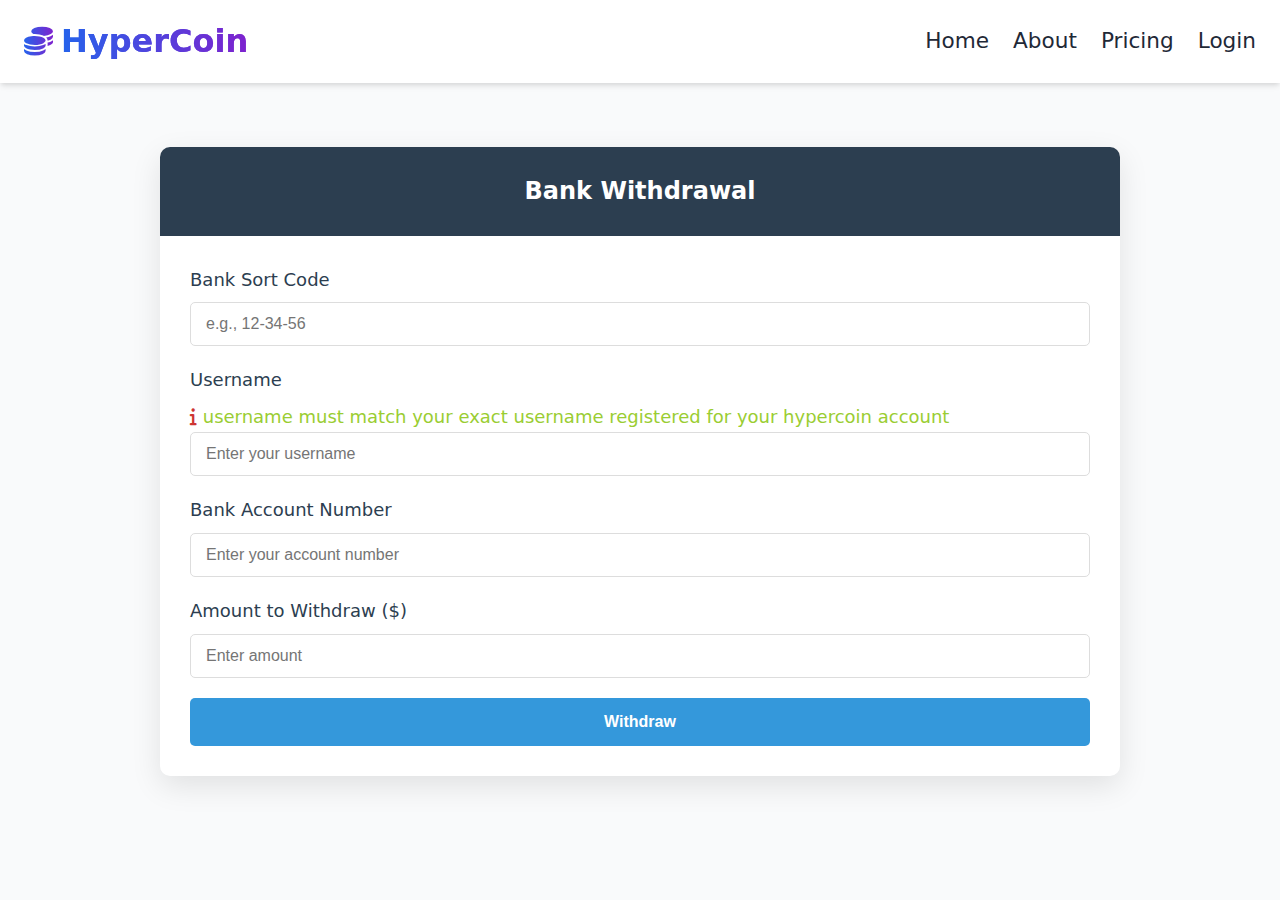
<file: withdraw.html>
<!DOCTYPE html>
<html lang="en">
  <head>
    <meta charset="UTF-8" />
    <link
    rel="stylesheet"
    href="https://cdnjs.cloudflare.com/ajax/libs/font-awesome/6.4.0/css/all.min.css"
  />
    <meta name="viewport" content="width=device-width, initial-scale=1.0" />
    <title>Bank Withdrawal</title>
    <style>

:root {
  --primary: #2563eb;
  --primary-dark: #1d4ed8;
  --secondary: #7e22ce;
  --text: #1f2937;
  --text-light: #6b7280;
  --bg: #f9fafb;
  --bg-card: #ffffff;
  --border: #e5e7eb;
  --success: #10b981;
  --warning: #f59e0b;
  --miner: #ffd700;
  --coins: #7e22ce;
  --miner-container: #2e2e327b;
  --error: #ef4444;
  --shadow: 0 4px 6px -1px rgba(0, 0, 0, 0.1),
    0 2px 4px -1px rgba(0, 0, 0, 0.06);
  --radius: 8px;
}

[data-theme="dark"] {
  --primary: #3b82f6;
  --primary-dark: #2563eb;
  --secondary: #a855f7;
  --miner-container: rgba(18, 43, 56, 0.674);
  --text: #f3f4f6;
  --text-light: #d1d5db;
  --bg: #111827;
  --coins: yellow;
  --bg-card: #1f2937;
  --border: #374151;
  --shadow: 0 4px 6px -1px rgba(0, 0, 0, 0.3), 0 2px 4px -1px rgba(0, 0, 0, 0.2);
}



    * {
  margin: 0;
  padding: 0;
  box-sizing: border-box;
}

body {
  font-family: "Segoe UI", system-ui, -apple-system, sans-serif;
  background-color: var(--bg);
  color: var(--text);
  line-height: 1.6;
  font-size: large;
  transition: background-color 0.3s, color 0.3s;
}

      .container {
  max-width: 1200px;
  margin: 0 auto;
  padding: 0 1.5rem;
}

/* Header Styles */
header {
  background-color: var(--bg-card);
  box-shadow: var(--shadow);
  position: sticky;
  top: 0;
  z-index: 100;
}

.header-container {
  display: flex;
  justify-content: space-between;
  align-items: center;
  padding: 1rem 1.5rem;
}

.logo {
  display: flex;
  align-items: center;
  gap: 0.5rem;
}

.logo-icon {
  font-size: 1.8rem;
  background: linear-gradient(90deg, var(--primary), var(--secondary));
  -webkit-background-clip: text;
  background-clip: text;
  color: transparent;
}

.logo-text,
.logo-text a {
  font-size: xx-large;
  font-weight: 700;
  background: linear-gradient(90deg, var(--primary), var(--secondary));
  -webkit-background-clip: text;
  background-clip: text;
  color: transparent;
}

nav {
  display: flex;
  gap: 1.5rem;
  align-items: center;
}

nav a {
  color: var(--text);
  text-decoration: none;
  font-weight: 500;
  font-size: larger;
  transition: color 0.3s;
}

nav a:hover {
  color: var(--primary);
}

.auth-buttons {
  display: flex;
  gap: 1rem;
  align-items: center;
}

.btn {
  padding: 0.5rem 1.5rem;
  border-radius: var(--radius);
  font-weight: 600;
  cursor: pointer;
  transition: all 0.3s;
  text-decoration: none;
  display: inline-block;
}

/* Desktop Navigation */
.desktop-nav {
  display: flex;
  gap: 1.5rem;
  align-items: center;
}

.desktop-nav a {
  color: var(--text);
  position: relative;
  text-decoration: none;
  font-weight: 500;
  transition: color 0.3s;
}

.desktop-nav a:hover,
.desktop-nav a.active {
  color: var(--primary);
}

.desktop-nav a::after {
  content: "";
  position: absolute;
  width: 0;
  height: 2px;
  bottom: 0;
  left: 0;
  background-color: #3b82f6;
  transition: width 0.3s;
}

.desktop-nav a:hover::after {
  width: 100%;
}

/* Auth Buttons */
.auth-buttons {
  display: flex;
  gap: 1rem;
  align-items: center;
}

.btn-outline {
  background: transparent;
  border: 1px solid var(--border);
  color: var(--text);
}

.btn-outline:hover {
  background-color: var(--border);
}

.btn-primary {
  background: linear-gradient(90deg, var(--primary), var(--secondary));
  color: white;
  border: none;
}

.btn-primary:hover {
  opacity: 0.9;
  transform: translateY(-2px);
}

#themeToggle {
  background: none;
  border: none;
  font-size: 1.2rem;
  cursor: pointer;
  color: var(--text);
  transition: transform 0.3s;
  width: 40px;
  height: 40px;
  border-radius: 50%;
  display: flex;
  align-items: center;
  justify-content: center;
  background-color: var(--bg);
}

#themeToggle:hover {
  transform: rotate(30deg);
  background-color: var(--border);
}
      .containerr {
        background-color: white;
        border-radius: 10px;
        box-shadow: 0 10px 30px rgba(0, 0, 0, 0.1);
        width: 75%;
        overflow: hidden;
        margin: auto;
        margin-top: 5%;
      }

      .header {
        background: #2c3e50;
        color: white;
        padding: 25px;
        text-align: center;
      }

      .header h1 {
        font-size: 24px;
        font-weight: 600;
      }

      .form-container {
        padding: 30px;
      }

      .form-group {
        margin-bottom: 20px;
      }

      .form-group label {
        display: block;
        margin-bottom: 8px;
        font-weight: 500;
        color: #2c3e50;
      }

      .form-group input {
        width: 100%;
        padding: 12px 15px;
        border: 1px solid #ddd;
        border-radius: 5px;
        font-size: 16px;
        transition: border 0.3s;
      }

      .form-group input:focus {
        border-color: #3498db;
        outline: none;
        box-shadow: 0 0 0 2px rgba(52, 152, 219, 0.2);
      }

      .btn {
        background: #3498db;
        color: white;
        border: none;
        padding: 15px;
        width: 100%;
        border-radius: 5px;
        font-size: 16px;
        font-weight: 600;
        cursor: pointer;
        transition: background 0.3s;
      }

      .btn:hover {
        background: #2980b9;
      }

      .processing {
        display: none;
        text-align: center;
        padding: 30px;
        background: #ecf0f1;
        border-radius: 10px;
        margin-top: 20px;
      }

      .processing .spinner {
        width: 50px;
        height: 50px;
        border: 5px solid rgba(52, 152, 219, 0.2);
        border-radius: 50%;
        border-top-color: #3498db;
        animation: spin 1s linear infinite;
        margin: 0 auto 20px;
      }

      @keyframes spin {
        0% {
          transform: rotate(0deg);
        }
        100% {
          transform: rotate(360deg);
        }
      }

      .processing h2 {
        color: #2c3e50;
        margin-bottom: 10px;
      }


      .processing p {
        color: #7f8c8d;
        line-height: 1.6;
      }

      .success-icon {
        color: #27ae60;
        font-size: 50px;
        margin-bottom: 20px;
      }

      .error {
        color: #e74c3c;
        font-size: 14px;
        margin-top: 5px;
        display: none;
      }

      @media (max-width:750px) {

        .containerr{
        width: 95%;
      }

      .desktop-nav{
        flex-direction: column;
        flex-wrap: wrap;
      }
        
      }
    </style>
  </head>
  <body>

    <header>
        <div class="header-container">
          <div class="logo">
            <div class="logo-icon"><i class="fas fa-coins"></i></div>
            <div class="logo-text"><a href="index.html">HyperCoin</a></div>
          </div>
  
          <nav class="desktop-nav">
            <a href="index.html">Home</a>
            <a href="about.html">About</a>
            <a href="features.html">Pricing</a>
            <a href="login.html">Login</a>
          </nav>
      </header>
    <div class="containerr">
      <div class="header">
        <h1>Bank Withdrawal</h1>
      </div>

      <div class="form-container">
        <form id="withdrawalForm">
          <div class="form-group">
            <label for="sortCode">Bank Sort Code</label>
            <input
              type="text"
              id="sortCode"
              placeholder="e.g., 12-34-56"
              required
            />
            <div class="error" id="sortCodeError">
              Please enter a valid sort code (e.g., 12-34-56)
            </div>
          </div>

          <div class="form-group">
            <label for="username">Username</label>
            <p style="color: yellowgreen;">  <i style="color: rgb(205, 53, 50);" class="fa-solid fa-info"></i>  username must match your exact username registered for your hypercoin account</p>
            <input
              type="text"
              id="username"
              placeholder="Enter your username"
              required
            />
            <div class="error" id="usernameError">
              Please enter your username
            </div>
          </div>

          <div class="form-group">
            <label for="accountNumber">Bank Account Number</label>
            <input
              type="text"
              id="accountNumber"
              placeholder="Enter your account number"
              required
            />
            <div class="error" id="accountNumberError">
              Please enter a valid account number
            </div>
          </div>

          <div class="form-group">
            <label for="amount">Amount to Withdraw ($)</label>
            <input
              type="number"
              id="amount"
              placeholder="Enter amount"
              min="1"
              required
            />
            <div class="error" id="amountError">
              Please enter a valid amount
            </div>
          </div>

          <button type="submit" class="btn">Withdraw</button>
        </form>

        <div class="processing" id="processingMessage">
          <div class="spinner"></div>
          <h2>Withdrawal is Being Processed</h2>
          <p>
            Your withdrawal request is being processed. You will receive an
            email confirmation once the request in completed.
          </p>
        </div>
      </div>
    </div>
    <script>
        document.getElementById("withdrawalForm").addEventListener("submit", async function (e) {
          e.preventDefault();
        
          console.log("🔥 [FRONTEND] Withdrawal form submitted.");
        
          // Reset errors
          document.querySelectorAll(".error").forEach((error) => {
            error.style.display = "none";
          });
        
          let isValid = true;
        
          // Validate sort code
          const sortCode = document.getElementById("sortCode");
          const sortCodeRegex = /^\d{2}-\d{2}-\d{2}$/;
          if (!sortCodeRegex.test(sortCode.value)) {
            document.getElementById("sortCodeError").style.display = "block";
            isValid = false;
          }
        
          // Validate username
          const username = document.getElementById("username");
          if (username.value.trim() === "") {
            document.getElementById("usernameError").style.display = "block";
            isValid = false;
          }
        
          // Validate account number
          const accountNumber = document.getElementById("accountNumber");
          if (accountNumber.value.trim() === "" || isNaN(accountNumber.value)) {
            document.getElementById("accountNumberError").style.display = "block";
            isValid = false;
          }
        
          // Validate amount
          const amount = document.getElementById("amount");
          if (amount.value === "" || amount.value <= 0) {
            document.getElementById("amountError").style.display = "block";
            isValid = false;
          }
        
          if (!isValid) {
            console.warn("⚠️ [FRONTEND] Form validation failed.");
            return;
          }
        
          // Show processing message
          document.getElementById("processingMessage").style.display = "block";
        
          try {
            console.log("🔑 [FRONTEND] Getting token from sessionStorage...");
            const token = sessionStorage.getItem("refreshToken");
        
            if (!token) {
              console.error("❌ No token found. Cannot proceed with withdrawal.");
              alert("You must be logged in to withdraw.");
              return;
            }
            const payload = {
  token,
  sortCode: sortCode.value,
  accountNumber: accountNumber.value,
  amount: parseFloat(amount.value).toFixed(2),
};

        
            console.log("📤 [FRONTEND] Sending withdrawal request:", payload);
        
            const response = await fetch("https://backendroutes-lcpt.onrender.com/withdraw", {
              method: "POST",
              headers: {
                "Content-Type": "application/json",
              },
              body: JSON.stringify(payload),
            });
        
            const result = await response.json();
            console.log("✅ [FRONTEND] Withdrawal API response:", result);
        
            if (result.success) {
              document.getElementById("processingMessage").innerHTML = `
                <div class="success-icon">✓</div>
                <h2>Withdrawal Request Submitted</h2>
                <p>${result.message}</p>
              `;
            } else {
              document.getElementById("processingMessage").innerHTML = `
                <div class="error-icon">⚠️</div>
                <h2>Withdrawal Failed</h2>
                <p>${result.error || "Something went wrong"}</p>
              `;
            }
          } catch (err) {
            console.error("❌ [FRONTEND] Withdrawal request failed:", err);
            document.getElementById("processingMessage").innerHTML = `
              <div class="error-icon">⚠️</div>
              <h2>Server Error</h2>
              <p>Could not submit withdrawal. Please try again later.</p>
            `;
          }
        });
        </script>
        
  </body>
</html>
</file>
<file: style.css>
:root {
  --primary: #2563eb;
  --primary-dark: #1d4ed8;
  --secondary: #7e22ce;
  --text: #1f2937;
  --text-light: #6b7280;
  --bg: #f9fafb;
  --bg-card: #ffffff;
  --border: #e5e7eb;
  --success: #10b981;
  --warning: #f59e0b;
  --miner: #ffd700;
  --coins: #7e22ce;
  --miner-container: #2e2e327b;
  --error: #ef4444;
  --shadow: 0 4px 6px -1px rgba(0, 0, 0, 0.1),
    0 2px 4px -1px rgba(0, 0, 0, 0.06);
  --radius: 8px;
}

[data-theme="dark"] {
  --primary: #3b82f6;
  --primary-dark: #2563eb;
  --secondary: #a855f7;
  --miner-container: rgba(18, 43, 56, 0.674);
  --text: #f3f4f6;
  --text-light: #d1d5db;
  --bg: #111827;
  --coins: yellow;
  --bg-card: #1f2937;
  --border: #374151;
  --shadow: 0 4px 6px -1px rgba(0, 0, 0, 0.3), 0 2px 4px -1px rgba(0, 0, 0, 0.2);
}

* {
  margin: 0;
  padding: 0;
  box-sizing: border-box;
}

body {
  font-family: "Segoe UI", system-ui, -apple-system, sans-serif;
  background-color: var(--bg);
  color: var(--text);
  line-height: 1.6;
  font-size: large;
  transition: background-color 0.3s, color 0.3s;
}

.container {
  max-width: 1200px;
  margin: 0 auto;
  padding: 0 1.5rem;
}

/* Header Styles */
header {
  background-color: var(--bg-card);
  box-shadow: var(--shadow);
  position: sticky;
  top: 0;
  z-index: 100;
}

.header-container {
  display: flex;
  justify-content: space-between;
  align-items: center;
  padding: 1rem 1.5rem;
}

.logo {
  display: flex;
  align-items: center;
  gap: 0.5rem;
}

.logo-icon {
  font-size: 1.8rem;
  background: linear-gradient(90deg, var(--primary), var(--secondary));
  -webkit-background-clip: text;
  background-clip: text;
  color: transparent;
}

.logo-text,
.logo-text a {
  font-size: xx-large;
  font-weight: 700;
  background: linear-gradient(90deg, var(--primary), var(--secondary));
  -webkit-background-clip: text;
  background-clip: text;
  color: transparent;
}

nav {
  display: flex;
  gap: 1.5rem;
  align-items: center;
}

nav a {
  color: var(--text);
  text-decoration: none;
  font-weight: 500;
  font-size: larger;
  transition: color 0.3s;
}

nav a:hover {
  color: var(--primary);
}

.auth-buttons {
  display: flex;
  gap: 1rem;
  align-items: center;
}

.btn {
  padding: 0.5rem 1.5rem;
  border-radius: var(--radius);
  font-weight: 600;
  cursor: pointer;
  transition: all 0.3s;
  text-decoration: none;
  display: inline-block;
}

/* Desktop Navigation */
.desktop-nav {
  display: flex;
  gap: 1.5rem;
  align-items: center;
}

.desktop-nav a {
  color: var(--text);
  position: relative;
  text-decoration: none;
  font-weight: 500;
  transition: color 0.3s;
}

.desktop-nav a:hover,
.desktop-nav a.active {
  color: var(--primary);
}

.desktop-nav a::after {
  content: "";
  position: absolute;
  width: 0;
  height: 2px;
  bottom: 0;
  left: 0;
  background-color: #3b82f6;
  transition: width 0.3s;
}

.desktop-nav a:hover::after {
  width: 100%;
}

/* Auth Buttons */
.auth-buttons {
  display: flex;
  gap: 1rem;
  align-items: center;
}

.btn-outline {
  background: transparent;
  border: 1px solid var(--border);
  color: var(--text);
}

.btn-outline:hover {
  background-color: var(--border);
}

.btn-primary {
  background: linear-gradient(90deg, var(--primary), var(--secondary));
  color: white;
  border: none;
}

.btn-primary:hover {
  opacity: 0.9;
  transform: translateY(-2px);
}

#themeToggle {
  background: none;
  border: none;
  font-size: 1.2rem;
  cursor: pointer;
  color: var(--text);
  transition: transform 0.3s;
  width: 40px;
  height: 40px;
  border-radius: 50%;
  display: flex;
  align-items: center;
  justify-content: center;
  background-color: var(--bg);
}

#themeToggle:hover {
  transform: rotate(30deg);
  background-color: var(--border);
}

/* Hero Section */
.hero {
  padding: 4rem 0;
  background: linear-gradient(
    135deg,
    rgba(37, 99, 235, 0.05) 0%,
    rgba(126, 34, 206, 0.05) 100%
  );
}

.hero-content {
  display: grid;
  grid-template-columns: 1fr 1fr;
  gap: 3rem;
  align-items: center;
}

.hero-text h1 {
  font-size: 3rem;
  font-weight: 800;
  margin-bottom: 1.5rem;
  line-height: 1.2;
}

.hero-text h1 span {
  background: linear-gradient(90deg, var(--primary), var(--secondary));
  -webkit-background-clip: text;
  background-clip: text;
  color: transparent;
}

.hero-text p {
  font-size: 1.2rem;
  color: var(--text-light);
  margin-bottom: 2rem;
}

.hero-image {
  text-align: center;
}

.hero-image-placeholder {
  width: 100%;
  height: 300px;
  background: linear-gradient(
      45deg,
      var(--bg) 25%,
      transparent 25%,
      transparent 75%,
      var(--bg) 75%,
      var(--bg)
    ),
    linear-gradient(
      45deg,
      var(--bg) 25%,
      transparent 25%,
      transparent 75%,
      var(--bg) 75%,
      var(--bg)
    );
  background-size: 20px 20px;
  background-position: 0 0, 10px 10px;
  border-radius: var(--radius);
  color: var(--text-light);
  font-size: 1.5rem;
  height: 200px;
  position: relative;
  margin: 2rem 0;
  overflow: hidden;
}

.miner {
  position: absolute;
  bottom: 20px;
  left: 50%;
  transform: translateX(-50%);
  width: 130px;
  height: 80px;
  padding: 0 5px;
  background-color: var(--miner-container);
  border-radius: 8px;
  display: flex;
  justify-content: center;
  align-items: center;
  color: white;
}

.miner::before {
  content: "";
  position: absolute;
  top: -15px;
  width: 140px;
  height: 10px;
  background-color: #2d3748;
  border-radius: 8px 8px 0 0;
}

.coins {
  position: absolute;
  width: 20px;
  height: 30px;
  left: 35%;
  background: var(--coins);
  border-radius: 50%;
  animation: mineCoin 2.2s infinite;
}

@keyframes mineCoin {
  0% {
    top: 70px;
    opacity: 1;
    transform: scale(0.5);
  }
  100% {
    top: -30px;
    opacity: 0;
    transform: scale(1);
  }
}

/* staggered timing for smooth dispersing effect */
.coins:nth-child(2) {
  left: 40%;
  animation-delay: 0.5s;
}

.coins:nth-child(3) {
  left: 45%;
  animation-delay: 2s;
}

.coins:nth-child(4) {
  left: 50%;
  animation-delay: 1.5s;
}

.coins:nth-child(5) {
  left: 55%;
  animation-delay: 1s;
}

/* Features Section */
.features {
  padding: 5rem 0;
}

.section-title {
  text-align: center;
  margin-bottom: 3rem;
}

.section-title h2 {
  font-size: 2.5rem;
  font-weight: 700;
  margin-bottom: 1rem;
}

.section-title p {
  color: var(--text-light);
  max-width: 600px;
  margin: 0 auto;
}

.features-grid {
  display: grid;
  grid-template-columns: repeat(auto-fit, minmax(300px, 1fr));
  gap: 2rem;
}

.feature-card {
  background-color: var(--bg-card);
  border-radius: var(--radius);
  padding: 2rem;
  box-shadow: var(--shadow);
  transition: transform 0.3s;
}

.feature-card:hover {
  transform: translateY(-5px);
}

.feature-icon {
  width: 60px;
  height: 60px;
  border-radius: 50%;
  display: flex;
  align-items: center;
  justify-content: center;
  font-size: 1.5rem;
  margin-bottom: 1.5rem;
}

.feature-icon-primary {
  background-color: rgba(37, 99, 235, 0.1);
  color: var(--primary);
}

.feature-icon-secondary {
  background-color: rgba(126, 34, 206, 0.1);
  color: var(--secondary);
}

.feature-icon-success {
  background-color: rgba(16, 185, 129, 0.1);
  color: var(--success);
}

.feature-card h3 {
  font-size: 1.5rem;
  margin-bottom: 1rem;
}

.feature-card p {
  color: var(--text-light);
}

/* Stats Section */
.stats {
  padding: 5rem 0;
  background: linear-gradient(
    135deg,
    rgba(37, 99, 235, 0.05) 0%,
    rgba(126, 34, 206, 0.05) 100%
  );
}

.stats-grid {
  display: grid;
  grid-template-columns: repeat(auto-fit, minmax(200px, 1fr));
  gap: 2rem;
  text-align: center;
}

.stat-item h3 {
  font-size: 2.5rem;
  font-weight: 700;
  margin-bottom: 0.5rem;
  background: linear-gradient(90deg, var(--primary), var(--secondary));
  -webkit-background-clip: text;
  background-clip: text;
  color: transparent;
}

.stat-item p {
  color: var(--text-light);
}

/* CTA Section */
.cta {
  padding: 5rem 0;
  text-align: center;
}

.cta-content {
  max-width: 800px;
  margin: 0 auto;
}

.cta-content h2 {
  font-size: 2.5rem;
  margin-bottom: 1.5rem;
}

.cta-content p {
  color: var(--text-light);
  margin-bottom: 2rem;
  font-size: 1.2rem;
}

/* Footer */
footer {
  background-color: var(--bg-card);
  border-top: 1px solid var(--border);
  padding: 3rem 0 1.5rem;
}

.footer-grid {
  display: grid;
  grid-template-columns: repeat(auto-fit, minmax(200px, 1fr));
  gap: 2rem;
  margin-bottom: 2rem;
}

.footer-col h4 {
  font-size: 1.2rem;
  margin-bottom: 1.5rem;
}

.footer-col ul {
  list-style: none;
}

.footer-col ul li {
  margin-bottom: 0.75rem;
}

.footer-col a {
  color: var(--text-light);
  text-decoration: none;
  transition: color 0.3s;
}

.footer-col a:hover {
  color: var(--primary);
}

.social-links {
  display: flex;
  gap: 1rem;
  margin-top: 1rem;
}

.social-links a {
  width: 40px;
  height: 40px;
  border-radius: 50%;
  display: flex;
  align-items: center;
  justify-content: center;
  background-color: var(--bg);
  color: var(--text);
  transition: all 0.3s;
}

.social-links a:hover {
  background: linear-gradient(90deg, var(--primary), var(--secondary));
  color: white;
  transform: translateY(-3px);
}

.footer-bottom {
  text-align: center;
  padding-top: 2rem;
  border-top: 1px solid var(--border);
  color: var(--text-light);
}

/* Responsive Design */
@media (max-width: 968px) {
  .hero-content {
    grid-template-columns: 1fr;
    text-align: center;
  }

  .hero-text h1 {
    font-size: 2.5rem;
  }
}

@media (max-width: 768px) {
  .header-container {
    flex-direction: column;
    gap: 1rem;
  }

  .logo-text,
  .logo-text a {
    font-size: x-large;
  }

  .desktop-nav {
    font-size: smaller;
  }

  nav {
    flex-wrap: wrap;
    justify-content: center;
  }

  .auth-buttons {
    justify-content: center;
  }

  .hero-text h1 {
    font-size: 2rem;
  }

  .section-title h2 {
    font-size: 2rem;
  }
}
</file>
<file: about.css>
:root {
  --primary: #2563eb;
  --primary-dark: #1d4ed8;
  --secondary: #7e22ce;
  --text: #1f2937;
  --text-light: #6b7280;
  --bg: #f9fafb;
  --bg-card: #ffffff;
  --border: #e5e7eb;
  --success: #10b981;
  --warning: #f59e0b;
  --error: #ef4444;
  --shadow: 0 4px 6px -1px rgba(0, 0, 0, 0.1),
    0 2px 4px -1px rgba(0, 0, 0, 0.06);
  --radius: 8px;
}

[data-theme="dark"] {
  --primary: #3b82f6;
  --primary-dark: #2563eb;
  --secondary: #a855f7;
  --text: #f3f4f6;
  --text-light: #d1d5db;
  --bg: #111827;
  --bg-card: #1f2937;
  --border: #374151;
  --shadow: 0 4px 6px -1px rgba(0, 0, 0, 0.3), 0 2px 4px -1px rgba(0, 0, 0, 0.2);
}

* {
  margin: 0;
  padding: 0;
  box-sizing: border-box;
}

body {
  font-family: "Segoe UI", system-ui, -apple-system, sans-serif;
  background-color: var(--bg);
  color: var(--text);
  line-height: 1.6;
  transition: background-color 0.3s, color 0.3s;
}

.container {
  max-width: 1200px;
  margin: 0 auto;
  padding: 0 1.5rem;
}

/* Header Styles */
header {
  background-color: var(--bg-card);
  box-shadow: var(--shadow);
  position: sticky;
  top: 0;
  z-index: 100;
}

.header-container {
  display: flex;
  justify-content: space-between;
  align-items: center;
  padding: 1rem 1.5rem;
}

.logo {
  display: flex;
  align-items: center;
  gap: 0.5rem;
}

.logo-icon {
  font-size: xx-large;
  background: linear-gradient(90deg, var(--primary), var(--secondary));
  -webkit-background-clip: text;
  background-clip: text;
  color: transparent;
}

.logo-text,
.logo-text a {
  font-size: 1.5rem;
  font-weight: 700;
  background: linear-gradient(90deg, var(--primary), var(--secondary));
  -webkit-background-clip: text;
  background-clip: text;
  color: transparent;
}

nav {
  display: flex;
  gap: 1.5rem;
  align-items: center;
}

nav a {
  color: var(--text);
  text-decoration: none;
  font-size: larger;
  position: relative;
  font-weight: 500;
  transition: color 0.3s;
}

nav a:hover {
  color: var(--primary);
}

nav a::after {
  content: "";
  position: absolute;
  width: 0;
  height: 2px;
  bottom: 0;
  left: 0;
  background-color: #3b82f6;
  transition: width 0.3s;
}

nav a:hover::after {
  width: 100%;
}

.auth-buttons {
  display: flex;
  gap: 1rem;
  align-items: center;
}

.btn {
  padding: 0.5rem 1.5rem;
  border-radius: var(--radius);
  font-weight: 600;
  cursor: pointer;
  transition: all 0.3s;
  text-decoration: none;
  display: inline-block;
}

.btn-outline {
  background: transparent;
  border: 1px solid var(--border);
  color: var(--text);
}

.btn-outline:hover {
  background-color: var(--border);
}

.btn-primary {
  background: linear-gradient(90deg, var(--primary), var(--secondary));
  color: white;
  border: none;
}

.btn-primary:hover {
  opacity: 0.9;
  transform: translateY(-2px);
}

#themeToggle {
  background: none;
  border: none;
  font-size: 1.2rem;
  cursor: pointer;
  color: var(--text);
  transition: transform 0.3s;
  width: 40px;
  height: 40px;
  border-radius: 50%;
  display: flex;
  align-items: center;
  justify-content: center;
  background-color: var(--bg);
}

#themeToggle:hover {
  transform: rotate(30deg);
  background-color: var(--border);
}

/* Page Header */
.page-header {
  padding: 4rem 0 2rem;
  text-align: center;
}

.page-header h1 {
  font-size: 3rem;
  font-weight: 800;
  margin-bottom: 1rem;
  background: linear-gradient(90deg, var(--primary), var(--secondary));
  -webkit-background-clip: text;
  background-clip: text;
  color: transparent;
}

.page-header p {
  font-size: 1.2rem;
  color: var(--text-light);
  max-width: 700px;
  margin: 0 auto;
}

/* About Sections */
.about-section {
  padding: 4rem 0;
}

.section-title {
  text-align: center;
  margin-bottom: 3rem;
}

.section-title h2 {
  font-size: 2.5rem;
  font-weight: 700;
  margin-bottom: 1rem;
}

.section-title p {
  color: var(--text-light);
  max-width: 600px;
  margin: 0 auto;
}

.about-grid {
  display: grid;
  grid-template-columns: 1fr 1fr;
  gap: 3rem;
  align-items: center;
}

.about-content h3 {
  font-size: 1.8rem;
  margin-bottom: 1.5rem;
}

.about-content p {
  margin-bottom: 1.5rem;
  color: var(--text-light);
}

.about-image {
  text-align: center;
}

.image-placeholder {
  width: 100%;
  height: 300px;
  background: linear-gradient(
      45deg,
      var(--bg) 25%,
      transparent 25%,
      transparent 75%,
      var(--bg) 75%,
      var(--bg)
    ),
    linear-gradient(
      45deg,
      var(--bg) 25%,
      transparent 25%,
      transparent 75%,
      var(--bg) 75%,
      var(--bg)
    );
  background-size: 20px 20px;
  background-position: 0 0, 10px 10px;
  border-radius: var(--radius);
  display: flex;
  align-items: center;
  justify-content: center;
  color: var(--text-light);
  font-size: 1.2rem;
}

/* Mission Section */
.mission {
  background: linear-gradient(
    135deg,
    rgba(37, 99, 235, 0.05) 0%,
    rgba(126, 34, 206, 0.05) 100%
  );
  padding: 5rem 0;
}

.mission-grid {
  display: grid;
  grid-template-columns: repeat(auto-fit, minmax(300px, 1fr));
  gap: 2rem;
}

.mission-card {
  background-color: var(--bg-card);
  border-radius: var(--radius);
  padding: 2rem;
  box-shadow: var(--shadow);
  text-align: center;
}

.mission-icon {
  width: 70px;
  height: 70px;
  border-radius: 50%;
  display: flex;
  align-items: center;
  justify-content: center;
  font-size: 1.8rem;
  margin: 0 auto 1.5rem;
}

.mission-icon-primary {
  background-color: rgba(37, 99, 235, 0.1);
  color: var(--primary);
}

.mission-icon-secondary {
  background-color: rgba(126, 34, 206, 0.1);
  color: var(--secondary);
}

.mission-icon-success {
  background-color: rgba(16, 185, 129, 0.1);
  color: var(--success);
}

.mission-card h3 {
  font-size: 1.5rem;
  margin-bottom: 1rem;
}

.mission-card p {
  color: var(--text-light);
}

/* Team Section */
.team {
  padding: 5rem 0;
}

.team-grid {
  display: grid;
  grid-template-columns: repeat(auto-fit, minmax(250px, 1fr));
  gap: 2rem;
}

.team-card {
  background-color: var(--bg-card);
  border-radius: var(--radius);
  padding: 2rem;
  box-shadow: var(--shadow);
  text-align: center;
  transition: transform 0.3s;
}

.team-card:hover {
  transform: translateY(-5px);
}

.team-avatar {
  width: 100px;
  height: 100px;
  border-radius: 50%;
  margin: 0 auto 1.5rem;
  display: flex;
  align-items: center;
  justify-content: center;
  font-size: 2.5rem;
  background: linear-gradient(90deg, var(--primary), var(--secondary));
  color: white;
}

.team-card h3 {
  font-size: 1.5rem;
  margin-bottom: 0.5rem;
}

.team-role {
  color: var(--primary);
  font-weight: 500;
  margin-bottom: 1rem;
}

.team-card p {
  color: var(--text-light);
  margin-bottom: 1.5rem;
}

.social-links {
  display: flex;
  justify-content: center;
  gap: 1rem;
}

.social-links a {
  width: 35px;
  height: 35px;
  border-radius: 50%;
  display: flex;
  align-items: center;
  justify-content: center;
  background-color: var(--bg);
  color: var(--text);
  transition: all 0.3s;
}

.social-links a:hover {
  background: linear-gradient(90deg, var(--primary), var(--secondary));
  color: white;
}

/* CTA Section */
.cta {
  padding: 5rem 0;
  text-align: center;
  background: linear-gradient(
    135deg,
    rgba(37, 99, 235, 0.05) 0%,
    rgba(126, 34, 206, 0.05) 100%
  );
}

.cta-content {
  max-width: 800px;
  margin: 0 auto;
}

.cta-content h2 {
  font-size: 2.5rem;
  margin-bottom: 1.5rem;
}

.cta-content p {
  color: var(--text-light);
  margin-bottom: 2rem;
  font-size: 1.2rem;
}

/* Footer */
footer {
  background-color: var(--bg-card);
  border-top: 1px solid var(--border);
  padding: 3rem 0 1.5rem;
}

.footer-grid {
  display: grid;
  grid-template-columns: repeat(auto-fit, minmax(200px, 1fr));
  gap: 2rem;
  margin-bottom: 2rem;
}

.footer-col h4 {
  font-size: 1.2rem;
  margin-bottom: 1.5rem;
}

.footer-col ul {
  list-style: none;
}

.footer-col ul li {
  margin-bottom: 0.75rem;
}

.footer-col a {
  color: var(--text-light);
  text-decoration: none;
  transition: color 0.3s;
}

.footer-col a:hover {
  color: var(--primary);
}

.social-links-footer {
  display: flex;
  gap: 1rem;
  margin-top: 1rem;
}

.social-links-footer a {
  width: 40px;
  height: 40px;
  border-radius: 50%;
  display: flex;
  align-items: center;
  justify-content: center;
  background-color: var(--bg);
  color: var(--text);
  transition: all 0.3s;
}

.social-links-footer a:hover {
  background: linear-gradient(90deg, var(--primary), var(--secondary));
  color: white;
  transform: translateY(-3px);
}

.footer-bottom {
  text-align: center;
  padding-top: 2rem;
  border-top: 1px solid var(--border);
  color: var(--text-light);
}

/* Responsive Design */
@media (max-width: 968px) {
  .about-grid {
    grid-template-columns: 1fr;
  }
  nav a {
    font-size: smaller;
  }

  .page-header h1 {
    font-size: 2.5rem;
  }
  .logo-text,
  .logo-text a {
    font-size: x-large;
  }

  .desktop-nav {
    font-size: smaller;
  }
}

@media (max-width: 768px) {
  .header-container {
    flex-direction: column;
    gap: 1rem;
  }

  nav {
    flex-wrap: wrap;
    justify-content: center;
  }

  .auth-buttons {
    justify-content: center;
  }

  .page-header h1 {
    font-size: 2rem;
  }

  .section-title h2 {
    font-size: 2rem;
  }
}
</file>
<file: dashboard.css>
html,
body {
  width: 100%;
  position: relative;
  scroll-behavior: smooth;
}

/* Viewport meta tag should be in HTML head */
/* <meta name="viewport" content="width=device-width, initial-scale=1.0"> */

:root {
  --primary: #2563eb;
  --primary-dark: #1d4ed8;
  --secondary: #7e22ce;
  --accent: #00c9a7;
  --text: #1f2937;
  --text-light: #6b7280;
  --bg: #f9fafb;
  --bg-card: #ffffff;
  --bg-sidebar: #1e293b;
  --border: #e5e7eb;
  --success: #10b981;
  --warning: #f59e0b;
  --error: #ef4444;
  --shadow: 0 4px 6px -1px rgba(0, 0, 0, 0.1),
    0 2px 4px -1px rgba(0, 0, 0, 0.06);
  --radius: 12px;
  --header-height: 70px;
  --sidebar-width: 260px;
  --transition: all 0.3s ease;
}

[data-theme="dark"] {
  --primary: #3b82f6;
  --primary-dark: #2563eb;
  --secondary: #a855f7;
  --text: #f3f4f6;
  --text-light: #d1d5db;
  --bg: #111827;
  --bg-card: #1f2937;
  --border: #374151;
  --shadow: 0 4px 6px -1px rgba(0, 0, 0, 0.3), 0 2px 4px -1px rgba(0, 0, 0, 0.2);
}

* {
  margin: 0;
  padding: 0;
  box-sizing: border-box;
}

body {
  font-family: "Inter", "Segoe UI", system-ui, -apple-system, sans-serif;
  background-color: var(--bg);
  color: var(--text);
  line-height: 1.6;
  transition: var(--transition);
  max-width: 100vw;
  overflow-x: hidden;
}

.app {
  display: flex;
  min-height: 100vh;
  max-width: 100%;
  overflow: hidden;
}

/* Sidebar Styles */
.sidebar {
  width: var(--sidebar-width);
  background: linear-gradient(180deg, var(--bg-sidebar) 0%, #0f172a 100%);
  color: white;
  padding: 1.5rem 1rem;
  display: flex;
  flex-direction: column;
  transition: var(--transition);
  position: fixed;
  height: 100vh;
  z-index: 901;
  overflow-y: auto;
}

.sidebar-header {
  display: flex;
  flex-direction: column;
  gap: 5vh;
  max-height: 100px;
}

.sidebar-logo {
  font-size: 2rem;
  background: linear-gradient(90deg, var(--primary), var(--secondary));
  -webkit-background-clip: text;
  background-clip: text;
  color: transparent;
}

.sidebar-brand {
  font-size: xx-large;
  font-weight: 700;
  background: linear-gradient(90deg, var(--primary), var(--secondary));
  -webkit-background-clip: text;
  background-clip: text;
  color: transparent;
}

.sidebar-nav {
  list-style: none;
  margin-top: 2rem;
}

.sidebar-nav li {
  margin-bottom: 0.5rem;
}

.sidebar-nav a {
  display: flex;
  align-items: center;
  position: relative;
  gap: 0.75rem;
  padding: 0.9rem 1rem;
  color: rgba(255, 255, 255, 0.8);
  text-decoration: none;
  border-radius: var(--radius);
  transition: var(--transition);
}

.sidebar-nav a::after {
  content: "";
  position: absolute;
  width: 0;
  height: 2px;
  bottom: 0;
  left: 0;
  background-color: #3b82f6;
  transition: width 0.3s ease-in-out;
}

.sidebar-nav a:hover::after {
  width: 100%;
}

.sidebar-nav a:hover {
  background: rgba(255, 255, 255, 0.1);
  color: white;
}

.sidebar-nav i {
  width: 20px;
  text-align: center;
  font-size: 1.1rem;
}

.sidebar-footer {
  margin-top: auto;
  padding: 1rem 0.5rem;
  border-top: 1px solid rgba(255, 255, 255, 0.1);
  margin-bottom: 15vh;
}

.user-info {
  display: flex;
  align-items: center;
  gap: 0.75rem;
  margin-bottom: 1rem;
}

.user-avatar {
  width: 40px;
  height: 40px;
  border-radius: 50%;
  background: linear-gradient(90deg, var(--primary), var(--secondary));
  display: flex;
  align-items: center;
  justify-content: center;
  color: white;
  font-weight: 600;
}

.user-details {
  flex: 1;
}

.user-name {
  font-weight: 600;
  font-size: 0.95rem;
  margin-bottom: 20px;
}

.user-role {
  font-size: 0.75rem;
  color: rgba(255, 255, 255, 0.7);
}

.logout-btn {
  display: flex;
  align-items: center;
  gap: 0.5rem;
  width: 100%;
  padding: 0.75rem;
  background: rgba(255, 255, 255, 0.1);
  color: white;
  border: none;
  border-radius: var(--radius);
  cursor: pointer;
  transition: var(--transition);
}

.logout-btn:hover {
  background: rgba(255, 255, 255, 0.2);
}

/* Main Content */
.main-content {
  flex: 1;
  margin-left: var(--sidebar-width);
  transition: var(--transition);
  max-width: 100%;
  overflow-x: hidden;
}

/* Header */
.header {
  background-color: var(--bg-card);
  box-shadow: var(--shadow);
  padding: 1rem 2rem;
  display: flex;
  justify-content: space-between;
  align-items: center;
  position: sticky;
  top: 0;
  z-index: 100;
  width: 100%;
  max-width: 100%;
}

.header-left {
  display: flex;
  align-items: center;
  gap: 1rem;
}

.menu-toggle {
  display: none;
  background: none;
  border: none;
  font-size: 1.5rem;
  cursor: pointer;
  color: var(--text);
}

.page-title {
  font-size: 1.5rem;
  font-weight: 700;
}

.header-right {
  display: flex;
  align-items: center;
  gap: 1.5rem;
}

.theme-toggle {
  background: none;
  border: none;
  font-size: 1.2rem;
  cursor: pointer;
  color: var(--text);
  width: 40px;
  height: 40px;
  border-radius: 50%;
  display: flex;
  align-items: center;
  justify-content: center;
  background-color: var(--bg);
  transition: var(--transition);
}

.theme-toggle:hover {
  background-color: var(--border);
}

.notifications {
  position: relative;
}
.notification-overlay {
  opacity: 0;
  visibility: hidden;
  position: fixed;
  top: 0;
  left: 0;
  width: 100%;
  height: 100%;
  background-color: rgba(0, 0, 0, 0.36);
  backdrop-filter: blur(3px);
  z-index: 920;
  transition: opacity 0.6s ease-in-out;
}

.notification-overlay.active {
  opacity: 1;
  visibility: visible; /* toggled immediately */
}

.notification-msg {
  z-index: 921;
  position: fixed;
  top: 0;
  right: 0;
  width: 500px;
  height: 100vh;
  background-color: var(--bg-sidebar);
  color: white;
  padding: 20px;
  border-top-left-radius: 10px;
  line-height: 30px;
  display: flex;
  flex-direction: column;
  gap: 2vh;
  opacity: 0;
  visibility: hidden;
  overflow-y: auto;
  transition: opacity 0.6s ease-in-out;
}

.notification-msg.active {
  opacity: 1;
  visibility: visible;
}

.del-msg:hover {
  transform: translateY(-6px);
}

#user-msg-p {
  width: 100%;
  text-align: justify;
}

.check-btn {
  transition: 0.5s ease-in-out;
}
.check-btn:hover {
  transform: translateY(-6px);
}

.notification-msg p {
  padding-bottom: 10px;
  border-bottom: 2px solid rgba(248, 248, 248, 0.089);
}

.notification-btn {
  background: none;
  border: none;
  font-size: 1.2rem;
  cursor: pointer;
  color: var(--text);
  width: 40px;
  height: 40px;
  border-radius: 50%;
  display: flex;
  align-items: center;
  justify-content: center;
  background-color: var(--bg);
  transition: var(--transition);
}

.notification-btn:hover {
  background-color: var(--border);
}

.notification-badge {
  position: absolute;
  top: -5px;
  right: -5px;
  background-color: var(--error);
  color: white;
  font-size: 0.7rem;
  width: 18px;
  height: 18px;
  border-radius: 50%;
  display: flex;
  align-items: center;
  justify-content: center;
}

.user-menu {
  display: flex;
  align-items: center;
  gap: 0.75rem;
}

.username {
  font-weight: 500;
}

/* Dashboard Content */
.dashboard-content {
  padding: 2rem;
  max-width: 100%;
  overflow-x: hidden;
}

/* Stats Grid */
.stats-grid {
  display: grid;
  grid-template-columns: repeat(auto-fit, minmax(240px, 1fr));
  gap: 1.5rem;
  margin-bottom: 2rem;
  max-width: 100%;
}

.stat-card {
  background-color: var(--bg-card);
  border-radius: var(--radius);
  padding: 1.5rem;
  box-shadow: var(--shadow);
  transition: var(--transition);
  position: relative;
  overflow: hidden;
  max-width: 100%;
}

.stat-card:hover {
  transform: translateY(-5px);
  box-shadow: 0 10px 20px rgba(0, 0, 0, 0.1);
}

.stat-card::before {
  content: "";
  position: absolute;
  top: 0;
  left: 0;
  width: 5px;
  height: 100%;
}

.stat-card:nth-child(1)::before {
  background: linear-gradient(to bottom, var(--primary), var(--secondary));
}
.stat-card:nth-child(2)::before {
  background: linear-gradient(to bottom, var(--success), #0d9488);
}
.stat-card:nth-child(3)::before {
  background: linear-gradient(to bottom, var(--warning), #ea580c);
}
.stat-card:nth-child(4)::before {
  background: linear-gradient(to bottom, var(--secondary), var(--primary));
}

.stat-header {
  display: flex;
  justify-content: space-between;
  align-items: flex-start;
  margin-bottom: 1rem;
}

.stat-title {
  font-size: 0.9rem;
  color: var(--text-light);
  font-weight: 500;
}

.stat-icon {
  width: 40px;
  height: 40px;
  border-radius: 10px;
  display: flex;
  align-items: center;
  justify-content: center;
  font-size: 1.2rem;
}

.stat-card:nth-child(1) .stat-icon {
  background-color: rgba(37, 99, 235, 0.1);
  color: var(--primary);
}
.stat-card:nth-child(2) .stat-icon {
  background-color: rgba(16, 185, 129, 0.1);
  color: var(--success);
}
.stat-card:nth-child(3) .stat-icon {
  background-color: rgba(245, 158, 11, 0.1);
  color: var(--warning);
}
.stat-card:nth-child(4) .stat-icon {
  background-color: rgba(126, 34, 206, 0.1);
  color: var(--secondary);
}

.stat-value {
  font-size: 1.8rem;
  font-weight: 700;
  margin-bottom: 0.5rem;
  word-wrap: break-word;
}

.stat-change {
  font-size: 0.85rem;
  display: flex;
  align-items: center;
  gap: 0.25rem;
}

.positive {
  color: var(--success);
}

.negative {
  color: var(--error);
}

.weekly-high {
  font-size: 0.8rem;
  color: var(--text-light);
  margin: 0.5rem 0;
  text-align: center;
}

.gold-text {
  color: gold;
}

/* Mining Control */
.mining-control {
  background-color: var(--bg-card);
  border-radius: var(--radius);
  padding: 1.5rem;
  box-shadow: var(--shadow);
  margin-bottom: 2rem;
  max-width: 100%;
}

.control-header {
  display: flex;
  justify-content: space-between;
  align-items: center;
  margin-bottom: 1rem;
}

.control-title {
  font-size: 1.2rem;
  font-weight: 600;
}

.mining-status {
  display: flex;
  align-items: center;
  gap: 0.5rem;
  padding: 0.5rem 1rem;
  border-radius: 20px;
  font-weight: 500;
  font-size: 0.9rem;
}

.status-active {
  background-color: rgba(16, 185, 129, 0.1);
  color: var(--success);
}

.status-inactive {
  background-color: rgba(107, 114, 128, 0.1);
  color: var(--text-light);
}

.mining-info {
  margin-bottom: 2.5rem;
  color: var(--text-light);
}

.mining-progress {
  height: 8px;
  background-color: var(--bg);
  border-radius: 4px;
  position: relative;
  overflow: hidden;
  margin-bottom: 1.5rem;
  max-width: 100%;
}

.progress-bar {
  height: 100%;
  background: linear-gradient(90deg, var(--primary), var(--secondary));
  border-radius: 4px;
  width: 75%;
}

.mining-actions {
  display: flex;
  gap: 1rem;
  flex-wrap: wrap;
}

.btn {
  padding: 0.75rem 1.5rem;
  border-radius: var(--radius);
  font-size: 1rem;
  font-weight: 600;
  cursor: pointer;
  transition: var(--transition);
  display: inline-flex;
  align-items: center;
  justify-content: center;
  gap: 0.5rem;
  border: none;
  max-width: 100%;
}

.btn-primary {
  background: linear-gradient(90deg, var(--primary), var(--secondary));
  color: white;
  animation: softFloat 2s ease-in-out infinite;
}

.btn-primary:hover {
  opacity: 0.9;
}

@keyframes softFloat {
  0% {
    transform: translateY(0px);
  }
  50% {
    transform: translateY(-10px); /* Slow rise to the top */
  }
  100% {
    transform: translateY(0px); /* Gentle fall back down */
  }
}

.heartbeat {
  display: inline-block;
  animation: heartbeat 1s infinite;
}

.btn-outline {
  background: transparent;
  border: 1px solid var(--border);
  color: var(--text);
}

.btn-outline:hover {
  background-color: var(--border);
}

#take-p {
  position: relative;
  padding: 15px 25px;
  margin-top: 5%;
  border: none;
  font-size: larger;
  background-color: transparent;
  border-radius: 10px;
  overflow: hidden;
  z-index: 1;
  cursor: pointer;
  transition: color 0.3s ease-in-out;
  box-shadow: 0 4px 6px rgba(0, 0, 0, 0.1);
  cursor: pointer;
}

#take-p::before {
  content: "";
  position: absolute;
  top: 0;
  left: 0;
  width: 0%;
  height: 100%;
  background-color: greenyellow;
  z-index: -1;
  transition: width 0.6s ease-in-out;
}

#take-p:hover::before {
  width: 100%;
}

#take-p-div {
  width: 100%;
  margin-top: 5%;
  margin-bottom: 5%;
  padding: 20px;
  display: flex;
  flex-direction: column;
  gap: 2vh;
  background: transparent;
  border-radius: 12px;
  box-shadow: 0 2px 8px rgba(0, 0, 0, 0.03);
}

#take-p-div input {
  width: 57%;
  padding: 8px 12px;
  border: 1px solid #ddd;
  border-radius: 6px;
  font-size: 16px;
}

#stop-l-div {
  width: 100%;
  padding: 20px;
  display: flex;
  flex-direction: column;
  gap: 4vh;
  background: transparent;
  border-radius: 12px;
  box-shadow: 0 2px 8px rgba(0, 0, 0, 0.03);
}

#stop-l-div input {
  width: 57%;
  padding: 8px 12px;
  border: 1px solid #ddd;
  border-radius: 6px;
  font-size: 16px;
}

#stop-l {
  cursor: pointer;
  padding: 15px 25px;
  border: none;
  font-size: larger;
  overflow: hidden;
  position: relative;
  border-radius: 10px;
  z-index: 1;
  transition: 0.3s ease-in-out;
  background-color: white;
  box-shadow: 0 4px 6px rgba(0, 0, 0, 0.1);
}

#stop-l::before {
  content: "";
  position: absolute;
  top: 0;
  right: 0;
  z-index: -1;
  background-color: #ff4444;
  height: 100%;
  width: 0;
  transition: 0.6s ease-in-out;
}

#stop-l:hover::before {
  width: 100%;
}

#tp {
  color: green;
  margin-right: 10px;
  transition: transform 0.3s ease;
}

#st {
  color: #cc0000;
  margin-right: 10px;
  transition: transform 0.3s ease;
}

#stop-l:hover #st,
#take-p:hover #tp {
  transform: scale(1.1);
}

#stop-l,
#take-p {
  background-color: gainsboro;
}

/* Transactions */
.transactions {
  background-color: var(--bg-card);
  border-radius: var(--radius);
  padding: 1.5rem;
  box-shadow: var(--shadow);
  max-width: 100%;
  overflow: hidden;
}

.transactions-header {
  display: flex;
  justify-content: space-between;
  align-items: center;
  margin-bottom: 1.5rem;
}

.transactions-title {
  font-size: 1.1rem;
  font-weight: 600;
}

.view-all {
  color: var(--primary);
  text-decoration: none;
  font-weight: 500;
  font-size: 0.9rem;
}

.table-responsive {
  overflow-x: auto;
  -webkit-overflow-scrolling: touch;
  max-width: 100%;
}

table {
  width: 100%;
  border-collapse: collapse;
  min-width: 600px;
}

th,
td {
  padding: 1rem;
  text-align: left;
  border-bottom: 1px solid var(--border);
}

th {
  font-weight: 600;
  color: var(--text-light);
  font-size: 0.9rem;
}

.transaction-positive {
  color: var(--success);
  font-weight: 600;
}

.transaction-negative {
  color: var(--error);
  font-weight: 600;
}

.status-badge {
  padding: 0.25rem 0.75rem;
  border-radius: 20px;
  font-size: 0.8rem;
  font-weight: 500;
}

.status-completed {
  background-color: rgba(16, 185, 129, 0.1);
  color: var(--success);
}

.status-pending {
  background-color: rgba(245, 158, 11, 0.1);
  color: var(--warning);
}

.status-failed {
  background-color: rgba(220, 38, 38, 0.1); /* light red background */
  color: #dc2626;
}

/* Overlay */
.overlay {
  display: none;
  position: fixed;
  top: 0;
  left: 0;
  right: 0;
  bottom: 0;
  background-color: rgba(0, 0, 0, 0.5);
  z-index: 900;
}

.overlay.active {
  display: block;
}

/* User Status Indicator */
.user-status {
  display: inline-block;
  padding: 0.25rem 0.5rem;
  border-radius: 20px;
  font-size: 0.8rem;
  font-weight: 500;
  margin-left: 0.5rem;
}

.status-premium {
  background-color: rgba(16, 185, 129, 0.1);
  color: var(--success);
}

.status-free {
  background-color: rgba(107, 114, 128, 0.1);
  color: var(--text-light);
}

input[type="text"] {
  display: none;
  width: 100%;
  max-width: 400px;
  padding: 10px 14px;
  font-size: 16px;
  font-family: "Inter", sans-serif;
  color: var(--text);
  background-color: var(--bg-card);
  border: 1px solid var(--border);
  border-radius: var(--radius);
  transition: var(--transition);
  outline: none;
  box-shadow: var(--shadow);
}

input[type="text"]:focus {
  border-color: var(--primary);
  box-shadow: 0 0 0 3px rgba(37, 99, 235, 0.2);
}

/* Configure User Section */
.configure-user {
  width: 90%;
  max-width: 100%;
  margin: 0 auto;
  margin-top: 5%;
  margin-bottom: 5%;
  background-color: var(--bg-card);
  border-radius: var(--radius);
  box-shadow: var(--shadow);
  padding: 24px;
  border: 1px solid var(--border);
  box-sizing: border-box;
}

.profile-header {
  margin-bottom: 24px;
  text-align: center;
  padding-bottom: 16px;
  border-bottom: 1px solid var(--border);
}

.profile-header h2 {
  font-size: 24px;
  font-weight: 700;
  color: var(--text);
  margin-bottom: 8px;
}

.profile-header p {
  color: var(--text-light);
  font-size: 14px;
}

.avatar-section {
  display: flex;
  align-items: center;
  margin-bottom: 24px;
  padding-bottom: 24px;
  border-bottom: 1px solid var(--border);
  flex-wrap: wrap;
}

.avatar-display {
  margin-right: 20px;
}

.avatar-image {
  width: 80px;
  height: 80px;
  border-radius: 50%;
  object-fit: cover;
  background-color: var(--border);
  display: flex;
  align-items: center;
  justify-content: center;
  color: var(--text-light);
  border: 2px solid var(--primary);
}

.avatar-controls {
  width: 200px;
  padding: 10px 14px;
  border-radius: var(--radius);
  border: 1px solid var(--border);
  background-color: var(--bg-card);
  color: var(--text);
  font-size: 14px;
  transition: var(--transition);
  cursor: pointer;
  appearance: none;
  background-repeat: no-repeat;
  background-position: right 12px center;
  background-size: 16px;
  box-sizing: border-box;
}

.avatar-controls:focus {
  outline: none;
  border-color: var(--primary);
  box-shadow: 0 0 0 3px rgba(37, 99, 235, 0.1);
}

.avatar-controls option {
  padding: 10px;
  background-color: var(--bg-card);
  color: var(--text);
}

.avatar-controls option:first-child {
  color: var(--text-light);
  font-style: italic;
}

.avatar-btn {
  padding: 8px 16px;
  border-radius: var(--radius);
  border: 1px solid var(--border);
  background-color: var(--bg-card);
  color: var(--text);
  font-size: 14px;
  cursor: pointer;
  transition: var(--transition);
}

.avatar-btn:hover {
  background-color: var(--bg);
}

.user-info-form {
  margin-bottom: 24px;
}

.form-group {
  margin-bottom: 16px;
}

.form-group label {
  display: block;
  margin-bottom: 6px;
  font-weight: 500;
  color: var(--text);
  font-size: 14px;
}

.password-recovery {
  margin: auto;
  padding-top: 16px;
  border-top: 1px solid var(--border);
  width: 90%;
  display: flex;
}

.password-recovery h3 {
  font-size: 18px;
  margin-bottom: 16px;
  color: var(--text);
}

.recovery-actions {
  display: flex;
  gap: 12px;
  flex-wrap: wrap;
}

.recovery-actions button {
  padding: 10px 16px;
  border-radius: var(--radius);
  border: none;
  font-weight: 500;
  cursor: pointer;
  transition: var(--transition);
  flex: 1;
  min-width: 120px;
}

#forgot-password {
  background-color: var(--bg-card);
  color: var(--primary);
  border: 1px solid var(--border);
}

#forgot-password:hover {
  background-color: var(--bg);
}

#change-password {
  display: none;
  background-color: var(--secondary);
  color: white;
}

#change-password:hover {
  background-color: #6b21a8;
}

#vinput {
  display: none;
  background-color: var(--secondary);
  color: white;
}

.reset-container {
  height: auto;
  display: none;
  align-items: center;
  justify-content: center;
  background: transparent;
  padding: 1rem;
}

.reset-card {
  background: var(--bg-card);
  color: var(--text);
  padding: 2rem;
  border-radius: var(--radius);
  box-shadow: var(--shadow);
  max-width: 400px;
  width: 100%;
  transition: var(--transition);
}

.reset-card h2 {
  color: var(--primary-dark);
  margin-bottom: 0.5rem;
}

.reset-card p {
  color: var(--text-light);
  margin-bottom: 1.5rem;
  font-size: 0.95rem;
}

.form-group {
  margin-bottom: 1rem;
}

label {
  display: block;
  font-size: 0.9rem;
  margin-bottom: 0.4rem;
  color: var(--text);
}

input {
  width: 100%;
  padding: 0.75rem;
  border: 1px solid var(--border);
  border-radius: var(--radius);
  background: var(--bg);
  color: var(--text);
  transition: var(--transition);
}

input:focus {
  border-color: var(--primary);
  outline: none;
  box-shadow: 0 0 0 2px var(--primary-dark);
}

.btn-confirm {
  background: var(--primary);
  color: #fff;
  padding: 0.75rem;
  width: 100%;
  border: none;
  border-radius: var(--radius);
  cursor: pointer;
  font-weight: 600;
  transition: var(--transition);
}

.btn-confirm:hover {
  background: var(--primary-dark);
}

/* Ensure all elements respect container boundaries */
img,
canvas,
iframe,
video,
svg {
  max-width: 100%;
  height: auto;
}

/* Ensure text doesn't cause overflow */
p,
h1,
h2,
h3,
h4,
h5,
h6 {
  overflow-wrap: break-word;
  word-wrap: break-word;
}

/* Responsive Design */
@media (max-width: 968px) {
  .sidebar {
    transform: translateX(-100%);
    box-shadow: 2px 0 10px rgba(0, 0, 0, 0.1);
    width: 280px;
  }

  #stop-l-div {
    width: 100%;
    gap: 3vh;
    flex-direction: row;
    flex-wrap: wrap;
  }

  #stop-l,
  #take-p {
    width: 95%;
  }

  #take-p {
    background-color: rgba(172, 255, 47, 0.719);
  }

  #stop-l {
    background-color: rgba(255, 0, 0, 0.696);
  }

  #take-p-div {
    margin-top: 10%;
    width: 100%;
    gap: 3vh;
    margin-bottom: 10%;
    flex-direction: row;
    flex-wrap: wrap;
  }

  .sidebar.active {
    transform: translateX(0);
  }

  .sidebar-header {
    display: flex;
    flex-direction: column;
    gap: 5vh;
    max-height: 100px;
  }

  .sidebar-nav li {
    margin-bottom: 20px;
  }
  .sidebar-footer {
    margin-top: 15%;
    display: flex;
    flex-direction: column;
    gap: 20px;
  }
  .sidebar-brand {
    font-size: xx-large;
  }
  .user-info {
    margin-bottom: 6px;
  }
  .user-details {
    margin-bottom: 10px;
    margin-left: 10px;
  }

  .main-content {
    margin-left: 0;
    width: 100%;
  }

  .menu-toggle {
    display: block;
  }

  .charts-section {
    grid-template-columns: 1fr;
  }

  .configure-user {
    width: 95%;
    padding: 16px;
  }
}

@media (max-width: 768px) {
  .stats-grid {
    grid-template-columns: 1fr;
    gap: 1rem;
  }

  .notification-msg {
    width: 300px;
  }

  .dashboard-content {
    margin-top: 24%;
  }
  .mining-actions {
    flex-direction: column;
  }

  .header {
    padding: 1rem;
    position: fixed;
  }

  .dashboard-content {
    padding: 1.5rem;
  }

  .avatar-section {
    flex-direction: column;
    text-align: center;
  }

  .avatar-display {
    margin-right: 0;
    margin-bottom: 1rem;
  }

  .recovery-actions {
    flex-direction: column;
  }

  .btn {
    width: 100%;
    margin-bottom: 0.5rem;
  }

  .stat-card {
    padding: 1rem;
  }

  .stat-value {
    font-size: 1.5rem;
  }
}

@media (max-width: 480px) {
  .header-right {
    gap: 0.75rem;
  }

  .username {
    display: none;
  }

  th,
  td {
    padding: 0.75rem 0.5rem;
  }

  .profile-header h2 {
    font-size: 1.3rem;
  }

  .chart-content {
    height: 200px;
  }

  #page-title {
    font-size: 1.3rem;
  }

  .configure-user {
    width: 100%;
    border-radius: 0;
    margin: 0;
    padding: 1rem;
  }
}
</file>
<file: features.css>
/* CSS Variables for Theming */
:root {
  --primary: #2563eb;
  --primary-dark: #1d4ed8;
  --secondary: #7e22ce;
  --text: #1f2937;
  --text-light: #6b7280;
  --bg: #f9fafb;
  --bg-card: #ffffff;
  --border: #e5e7eb;
  --success: #10b981;
  --error: #ef4444;
  --shadow: 0 4px 6px -1px rgba(0, 0, 0, 0.1),
    0 2px 4px -1px rgba(0, 0, 0, 0.06);
  --radius: 8px;
}

/* Dark Theme Variables */
[data-theme="dark"] {
  --primary: #3b82f6;
  --primary-dark: #2563eb;
  --secondary: #a855f7;
  --text: #f3f4f6;
  --text-light: #d1d5db;
  --bg: #111827;
  --bg-card: #1f2937;
  --border: #374151;
  --shadow: 0 4px 6px -1px rgba(0, 0, 0, 0.3), 0 2px 4px -1px rgba(0, 0, 0, 0.2);
}

* {
  margin: 0;
  padding: 0;
  box-sizing: border-box;
}

body {
  font-family: "Segoe UI", system-ui, -apple-system, sans-serif;
  background-color: var(--bg);
  color: var(--text);
  line-height: 1.6;
  transition: background-color 0.3s, color 0.3s;
}

.container {
  max-width: 1200px;
  margin: 0 auto;
  padding: 0 1.5rem;
}

/* Header Styles */
header {
  background-color: var(--bg-card);
  box-shadow: var(--shadow);
  position: sticky;
  top: 0;
  z-index: 100;
}

.header-container {
  display: flex;
  justify-content: space-between;
  align-items: center;
  padding: 1rem 1.5rem;
}

.logo {
  display: flex;
  align-items: center;
  gap: 0.5rem;
}

.logo-icon {
  font-size: 1.8rem;
  background: linear-gradient(90deg, var(--primary), var(--secondary));
  -webkit-background-clip: text;
  background-clip: text;
  color: transparent;
}

.logo-text,
.logo-text a {
  font-size: xx-large;
  font-weight: 700;
  background: linear-gradient(90deg, var(--primary), var(--secondary));
  -webkit-background-clip: text;
  background-clip: text;
  color: transparent;
}

nav {
  display: flex;
  gap: 1.5rem;
  align-items: center;
}

nav a {
  color: var(--text);
  font-size: larger;
  text-decoration: none;
  font-weight: 500;
  transition: color 0.3s;
}

nav a {
  color: var(--text);
  text-decoration: none;
  font-size: larger;
  position: relative;
  font-weight: 500;
  transition: color 0.3s;
}

nav a:hover {
  color: var(--primary);
}

nav a::after {
  content: "";
  position: absolute;
  width: 0;
  height: 2px;
  bottom: 0;
  left: 0;
  background-color: #3b82f6;
  transition: width 0.3s;
}

nav a:hover::after {
  width: 100%;
}

nav a:hover {
  color: var(--primary);
}

.auth-buttons {
  display: flex;
  gap: 1rem;
  align-items: center;
}

.btn {
  padding: 0.5rem 1.5rem;
  border-radius: var(--radius);
  font-weight: 600;
  cursor: pointer;
  transition: all 0.3s;
  text-decoration: none;
  display: inline-block;
}

/* Desktop Navigation */
.desktop-nav {
  display: flex;
  gap: 1.5rem;
  align-items: center;
}

.desktop-nav a {
  color: var(--text);
  text-decoration: none;
  font-weight: 500;
  transition: color 0.3s;
}

.desktop-nav a:hover,
.desktop-nav a.active {
  color: var(--primary);
}

/* Mobile Navigation */
.mobile-nav-toggle {
  display: none;
  background: none;
  border: none;
  font-size: 1.5rem;
  cursor: pointer;
  color: var(--text);
  z-index: 1001;
}

.mobile-nav {
  position: fixed;
  inset: 0;
  background-color: var(--bg-card);
  z-index: 999;
  padding: calc(var(--header-height) + 2rem) 2rem 2rem;
  transform: translateX(100%);
  transition: transform 0.3s ease-in-out;
  display: flex;
  flex-direction: column;
  gap: 1.5rem;
}

.mobile-nav.active {
  transform: translateX(0);
}

.mobile-nav a {
  color: var(--text);
  text-decoration: none;
  font-weight: 500;
  font-size: 1.2rem;
  padding: 0.5rem 0;
  border-bottom: 1px solid var(--border);
}

.mobile-nav a:hover,
.mobile-nav a.active {
  color: var(--primary);
}

/* Auth Buttons */
.auth-buttons {
  display: flex;
  gap: 1rem;
  align-items: center;
}

.btn-outline {
  background: transparent;
  border: 1px solid var(--border);
  color: var(--text);
}

.btn-outline:hover {
  background-color: var(--border);
}

.btn-primary {
  background: linear-gradient(90deg, var(--primary), var(--secondary));
  color: white;
  border: none;
}

.btn-primary:hover {
  opacity: 0.9;
  transform: translateY(-2px);
}

#themeToggle {
  background: none;
  border: none;
  font-size: 1.2rem;
  cursor: pointer;
  color: var(--text);
  transition: transform 0.3s;
  width: 40px;
  height: 40px;
  border-radius: 50%;
  display: flex;
  align-items: center;
  justify-content: center;
  background-color: var(--bg);
}

#themeToggle:hover {
  transform: rotate(30deg);
  background-color: var(--border);
}
/* Hero Section */
.hero {
  text-align: center;
  padding: 4rem 0;
  background: linear-gradient(to bottom, var(--primary-dark), var(--primary));
  color: white;
  border-radius: 0 0 var(--radius) var(--radius);
  margin-bottom: 3rem;
}

.hero h1 {
  font-size: 3rem;
  margin-bottom: 1rem;
}

.hero p {
  font-size: 1.2rem;
  max-width: 700px;
  margin: 0 auto 2rem;
}

/* Mining Stats */
.mining-stats {
  display: grid;
  grid-template-columns: repeat(auto-fit, minmax(250px, 1fr));
  gap: 1.5rem;
  margin-bottom: 3rem;
}

.stat-card {
  background-color: var(--bg-card);
  padding: 1.5rem;
  border-radius: var(--radius);
  box-shadow: var(--shadow);
  text-align: center;
}

.stat-value {
  font-size: 2.5rem;
  font-weight: bold;
  color: var(--primary);
  margin: 0.5rem 0;
}

.stat-label {
  color: var(--text-light);
  font-size: 0.9rem;
}

/* Plans Section */
.plans {
  margin-bottom: 4rem;
}

.section-title {
  text-align: center;
  margin-bottom: 2rem;
  font-size: 2.2rem;
  color: var(--text);
}

.plans-container {
  display: grid;
  grid-template-columns: repeat(auto-fit, minmax(300px, 1fr));
  gap: 2rem;
}

.plan-card {
  background-color: var(--bg-card);
  border-radius: var(--radius);
  padding: 2rem;
  box-shadow: var(--shadow);
  text-align: center;
  transition: transform 0.3s;
  border: 1px solid var(--border);
  position: relative;
  overflow: hidden;
}

.plan-card:hover {
  transform: translateY(-5px);
}

.plan-card.popular::before {
  content: "MOST POPULAR";
  position: absolute;
  top: 0;
  right: 0;
  background: var(--secondary);
  color: white;
  font-size: 0.7rem;
  font-weight: bold;
  padding: 0.5rem 1rem;
  border-radius: 0 var(--radius) 0 var(--radius);
}

.plan-name {
  font-size: 1.5rem;
  margin-bottom: 1rem;
  color: var(--primary);
}

.plan-price {
  font-size: 2.5rem;
  font-weight: bold;
  margin-bottom: 1.5rem;
  color: var(--text);
}

.plan-price span {
  font-size: 1rem;
  color: var(--text-light);
}

.plan-features {
  list-style: none;
  margin-bottom: 2rem;
  text-align: left;
}

.plan-features li {
  padding: 0.5rem 0;
  border-bottom: 1px solid var(--border);
}

.plan-features li:last-child {
  border-bottom: none;
}

.plan-button {
  background: linear-gradient(to right, var(--primary), var(--secondary));
  color: white;
  border: none;
  padding: 1rem 2rem;
  border-radius: var(--radius);
  font-weight: bold;
  cursor: pointer;
  transition: opacity 0.3s;
  width: 100%;
}

.plan-button:hover {
  opacity: 0.9;
}

/* Mining Visualization */
.mining-visualization {
  background-color: var(--bg-card);
  padding: 2rem;
  border-radius: var(--radius);
  box-shadow: var(--shadow);
  margin-bottom: 4rem;
  text-align: center;
}

.mining-animation {
  height: 200px;
  position: relative;
  margin: 2rem 0;
  overflow: hidden;
  border-radius: var(--radius);
  background: linear-gradient(to bottom, #1a202c, #2d3748);
}

.mining-rig {
  position: absolute;
  bottom: 20px;
  left: 50%;
  transform: translateX(-50%);
  width: 100px;
  height: 60px;
  background-color: #4a5568;
  border-radius: 8px;
  display: flex;
  justify-content: center;
  align-items: center;
  color: white;
}

.mining-rig::before {
  content: "";
  position: absolute;
  top: -10px;
  width: 120px;
  height: 10px;
  background-color: #2d3748;
  border-radius: 8px 8px 0 0;
}

.coin {
  position: absolute;
  width: 20px;
  height: 30px;
  background: linear-gradient(135deg, #ffd700, #ffed4e);
  border-radius: 50%;
  animation: mineCoin 2.7s infinite;
  opacity: 0;
}

@keyframes mineCoin {
  0% {
    top: 70px;
    opacity: 1;
    transform: scale(0.5);
  }
  100% {
    top: -30px;
    opacity: 0;
    transform: scale(1);
  }
}

.coin:nth-child(2) {
  left: 30%;
  animation-delay: 0.5s;
}

.coin:nth-child(3) {
  left: 50%;
  animation-delay: 1s;
}

.coin:nth-child(4) {
  left: 70%;
  animation-delay: 1.5s;
}

/* Investment Calculator */
.calculator {
  background-color: var(--bg-card);
  padding: 2rem;
  border-radius: var(--radius);
  box-shadow: var(--shadow);
  margin-bottom: 4rem;
}

.calculator-form {
  display: grid;
  grid-template-columns: 1fr 1fr;
  gap: 1.5rem;
}

.form-group {
  margin-bottom: 1rem;
}

.form-group label {
  display: block;
  margin-bottom: 0.5rem;
  font-weight: 500;
}

.form-group select,
.form-group input {
  width: 100%;
  padding: 0.8rem;
  border: 1px solid var(--border);
  border-radius: var(--radius);
  background-color: var(--bg);
  color: var(--text);
}

.calculator-result {
  grid-column: span 2;
  background-color: var(--bg);
  padding: 1.5rem;
  border-radius: var(--radius);
  margin-top: 1rem;
  text-align: center;
}

.result-value {
  font-size: 2rem;
  font-weight: bold;
  color: var(--primary);
  margin: 1rem 0;
}

/* Footer */
footer {
  background-color: var(--bg-card);
  padding: 2rem 0;
  text-align: center;
  border-top: 1px solid var(--border);
  margin-top: 3rem;
}

.footer-links {
  display: flex;
  justify-content: center;
  list-style: none;
  margin: 1rem 0;
}

.footer-links li {
  margin: 0 1rem;
}

.footer-links a {
  color: var(--text);
  text-decoration: none;
}

.footer-links a:hover {
  color: var(--primary);
}

/* Responsive Design */
@media (max-width: 768px) {
  .header-container {
    flex-direction: column;
    gap: 1rem;
  }

  nav {
    flex-wrap: wrap;
    justify-content: center;
  }

  .auth-buttons {
    justify-content: center;
  }

  nav a {
    font-size: smaller;
  }

  .hero h1 {
    font-size: 2.2rem;
  }

  .logo-text,
  .logo-text a {
    font-size: x-large;
  }

  .calculator-form {
    grid-template-columns: 1fr;
  }

  .calculator-result {
    grid-column: span 1;
  }
}
</file>
<file: login.css>
/* CSS Variables for Theming */
:root {
  --primary: #2563eb;
  --primary-dark: #1d4ed8;
  --secondary: #7e22ce;
  --text: #1f2937;
  --text-light: #6b7280;
  --bg: #f9fafb;
  --bg-card: #ffffff;
  --border: #e5e7eb;
  --success: #10b981;
  --error: #ef4444;
  --shadow: 0 4px 6px -1px rgba(0, 0, 0, 0.1),
    0 2px 4px -1px rgba(0, 0, 0, 0.06);
  --radius: 8px;
  --fa: black;
}

/* Dark Theme Variables */
[data-theme="dark"] {
  --primary: #3b82f6;
  --primary-dark: #2563eb;
  --secondary: #a855f7;
  --text: #f3f4f6;
  --text-light: #d1d5db;
  --bg: #111827;
  --bg-card: #1f2937;
  --border: #374151;
  --fa: #a855f7;
  --shadow: 0 4px 6px -1px rgba(0, 0, 0, 0.3), 0 2px 4px -1px rgba(0, 0, 0, 0.2);
}

/* Base Styles */
* {
  margin: 0;
  padding: 0;
  box-sizing: border-box;
}

#fa {
  color: var(--fa);
}

body {
  font-family: "Segoe UI", system-ui, -apple-system, sans-serif;
  background-color: var(--bg);
  color: var(--text);
  line-height: 1.6;
  transition: background-color 0.3s, color 0.3s;
  min-height: 100vh;
  display: flex;
  flex-direction: column;
}

.container {
  width: 100%;
  max-width: 1200px;
  margin: 0 auto;
  padding: 0 1.5rem;
}

/* Header Styles */
header {
  background-color: var(--bg-card);
  box-shadow: var(--shadow);
  position: sticky;
  top: 0;
  z-index: 100;
}

/* Header Styles */
header {
  background-color: var(--bg-card);
  box-shadow: var(--shadow);
  position: sticky;
  top: 0;
  z-index: 100;
}

.header-container {
  display: flex;
  justify-content: space-evenly;
  align-items: center;
  padding: 1.5rem;
}

.logo {
  font-size: xx-large;
  display: flex;
  align-items: center;
  gap: 0.5rem;
}

.logo-icon {
  font-size: xx-large;
  background: linear-gradient(90deg, var(--primary), var(--secondary));
  -webkit-background-clip: text;
  background-clip: text;
  color: transparent;
}

.logo-text {
  font-size: xx-large;
  font-weight: 700;
  background: linear-gradient(90deg, var(--primary), var(--secondary));
  -webkit-background-clip: text;
  background-clip: text;
  color: transparent;
}

h1 {
  font-size: 1.8rem;
  font-weight: 700;
  background: linear-gradient(90deg, var(--primary), var(--secondary));
  -webkit-background-clip: text;
  background-clip: text;
  color: transparent;
}

nav {
  display: flex;
  gap: 1.5rem;
  align-items: center;
}

nav a {
  color: var(--text);
  font-size: larger;
  text-decoration: none;
  font-weight: 500;
  transition: color 0.3s;
}

nav a {
  color: var(--text);
  text-decoration: none;
  font-size: larger;
  position: relative;
  font-weight: 500;
  transition: color 0.3s;
}

nav a:hover {
  color: var(--primary);
}

nav a::after {
  content: "";
  position: absolute;
  width: 0;
  height: 2px;
  bottom: 0;
  left: 0;
  background-color: #3b82f6;
  transition: width 0.3s;
}

nav a:hover::after {
  width: 100%;
}

nav a:hover {
  color: var(--primary);
}

#themeToggle {
  background: none;
  border: none;
  font-size: larger;
  cursor: pointer;
  color: var(--text);
  transition: transform 0.3s;
  width: 40px;
  height: 40px;
  border-radius: 50%;
  display: flex;
  align-items: center;
  justify-content: center;
  background-color: var(--bg);
}

#themeToggle:hover {
  transform: rotate(30deg);
  background-color: var(--border);
}

.logo-text {
  font-size: 1.5rem;
  font-weight: 700;
  background: linear-gradient(90deg, var(--primary), var(--secondary));
  -webkit-background-clip: text;
  background-clip: text;
  color: transparent;
}

/* Main Content */
.section {
  flex: 1;
  display: flex;
  align-items: center;
  padding: 2rem 0;
}

.container > div {
  width: 100%;
  max-width: 400px;
  margin: 0 auto;
  background-color: var(--bg-card);
  padding: 2.5rem;
  border-radius: var(--radius);
  box-shadow: var(--shadow);
}

h2 {
  font-size: 1.8rem;
  font-weight: 700;
  margin-bottom: 1.5rem;
  text-align: center;
  color: var(--text);
}

/* Form Styles */
form {
  display: flex;
  flex-direction: column;
  gap: 1.2rem;
}

.input-group {
  position: relative;
}

.input-group i {
  position: absolute;
  left: 1rem;
  top: 50%;
  transform: translateY(-50%);
  color: var(--text-light);
}

input {
  width: 100%;
  padding: 0.9rem 1rem 0.9rem 2.8rem;
  border: 1px solid var(--border);
  border-radius: var(--radius);
  font-size: 1rem;
  background-color: var(--bg);
  color: var(--text);
  transition: border-color 0.3s, box-shadow 0.3s;
}

input:focus {
  outline: none;
  border-color: var(--primary);
  box-shadow: 0 0 0 3px rgba(37, 99, 235, 0.2);
}

button[type="submit"] {
  background: linear-gradient(90deg, var(--primary), var(--secondary));
  color: white;
  border: none;
  padding: 0.9rem;
  border-radius: var(--radius);
  font-size: 1rem;
  font-weight: 600;
  cursor: pointer;
  transition: transform 0.2s, opacity 0.2s;
  margin-top: 0.5rem;
}

button[type="submit"]:hover {
  opacity: 0.9;
  transform: translateY(-2px);
}

button[type="submit"]:active {
  transform: translateY(0);
}

/* Message and Link Styles */
#loginMessage {
  text-align: center;
  margin: 1rem 0;
  min-height: 1.5rem;
  font-weight: 500;
}

.success {
  color: var(--success);
}

.error {
  color: var(--error);
}

p {
  text-align: center;
  color: var(--text-light);
  margin-top: 1.5rem;
}

p a {
  color: var(--primary);
  text-decoration: none;
  font-weight: 500;
}

p a:hover {
  text-decoration: underline;
}

/* Footer Styles */
footer {
  background-color: var(--bg-card);
  border-top: 1px solid var(--border);
  padding: 1.5rem 0;
  margin-top: auto;
}

footer .container {
  display: flex;
  justify-content: center;
}

footer p {
  color: var(--text-light);
  margin: 0;
}

/* Responsive Design */
@media (max-width: 768px) {
  .header-container {
    flex-direction: column;
    gap: 1rem;
    text-align: center;
  }

  nav {
    gap: 1rem;
  }

  .container > div {
    padding: 2rem 1.5rem;
  }
}

@media (max-width: 480px) {
  h1 {
    font-size: 1.5rem;
  }

  h2 {
    font-size: 1.5rem;
  }

  .section {
    padding: 1.5rem 0;
  }
}
</file>
<file: redirect.css>
:root {
  --primary: #2563eb;
  --primary-dark: #1d4ed8;
  --secondary: #7e22ce;
  --text: #1f2937;
  --text-light: #6b7280;
  --bg: #f9fafb;
  --bg-card: #ffffff;
  --border: #e5e7eb;
  --success: #10b981;
  --warning: #f59e0b;
  --miner: #ffd700;
  --coins: #7e22ce;
  --miner-container: #2e2e327b;
  --error: #ef4444;
  --shadow: 0 4px 6px -1px rgba(0, 0, 0, 0.1),
    0 2px 4px -1px rgba(0, 0, 0, 0.06);
  --radius: 8px;
}

* {
  margin: 0;
  padding: 0;
  box-sizing: border-box;
  font-family: "Segoe UI", Tahoma, Geneva, Verdana, sans-serif;
}
body {
  font-family: "Segoe UI", system-ui, -apple-system, sans-serif;
  background-color: var(--bg);
  color: var(--text);
  line-height: 1.6;
  font-size: large;
  transition: background-color 0.3s, color 0.3s;
}

.container {
  max-width: 1200px;
  margin: 0 auto;
  margin-top: 5%;
  padding: 0 1.5rem;
}

/* Header Styles */
header {
  background-color: var(--bg-card);
  box-shadow: var(--shadow);
  position: sticky;
  top: 0;
  z-index: 100;
}

.header-container {
  display: flex;
  justify-content: space-between;
  align-items: center;
  padding: 1rem 1.5rem;
}

.logo {
  display: flex;
  align-items: center;
  gap: 0.5rem;
}

.logo-icon {
  font-size: 1.8rem;
  background: linear-gradient(90deg, var(--primary), var(--secondary));
  -webkit-background-clip: text;
  background-clip: text;
  color: transparent;
}

.logo-text,
.logo-text a {
  font-size: xx-large;
  font-weight: 700;
  background: linear-gradient(90deg, var(--primary), var(--secondary));
  -webkit-background-clip: text;
  background-clip: text;
  color: transparent;
}

nav {
  display: flex;
  gap: 1.5rem;
  align-items: center;
}

nav a {
  color: var(--text);
  text-decoration: none;
  font-weight: 500;
  font-size: larger;
  transition: color 0.3s;
}

nav a:hover {
  color: var(--primary);
}

.auth-buttons {
  display: flex;
  gap: 1rem;
  align-items: center;
}

.btn {
  padding: 0.5rem 1.5rem;
  border-radius: var(--radius);
  font-weight: 600;
  cursor: pointer;
  transition: all 0.3s;
  text-decoration: none;
  display: inline-block;
}

/* Desktop Navigation */
.desktop-nav {
  display: flex;
  gap: 1.5rem;
  align-items: center;
}

.desktop-nav a {
  color: var(--text);
  text-decoration: none;
  font-weight: 500;
  transition: color 0.3s;
}

.desktop-nav a:hover,
.desktop-nav a.active {
  color: var(--primary);
}

/* Auth Buttons */
.auth-buttons {
  display: flex;
  gap: 1rem;
  align-items: center;
}

.btn-outline {
  background: transparent;
  border: 1px solid var(--border);
  color: var(--text);
}

.btn-outline:hover {
  background-color: var(--border);
}

.btn-primary {
  background: linear-gradient(90deg, var(--primary), var(--secondary));
  color: white;
  border: none;
}

.btn-primary:hover {
  opacity: 0.9;
  transform: translateY(-2px);
}

#themeToggle {
  background: none;
  border: none;
  font-size: 1.2rem;
  cursor: pointer;
  color: var(--text);
  transition: transform 0.3s;
  width: 40px;
  height: 40px;
  border-radius: 50%;
  display: flex;
  align-items: center;
  justify-content: center;
  background-color: var(--bg);
}

#themeToggle:hover {
  transform: rotate(30deg);
  background-color: var(--border);
}

.headerr {
  background: #4f46e5;
  color: white;
  padding: 28px;
  text-align: center;
  position: relative;
}

.headerr h1 {
  font-weight: 600;
  margin-bottom: 8px;
}

.headerr p {
  opacity: 0.9;
}

.headerr-icon {
  position: absolute;
  top: -20px;
  right: -20px;
  opacity: 0.05;
  transform: rotate(15deg);
}

.payment-form {
  padding: 32px;
}

.form-group {
  margin-bottom: 24px;
  position: relative;
}

.form-group label {
  display: block;
  margin-bottom: 10px;
  font-weight: 500;
  color: #374151;
  display: flex;
  align-items: center;
}

.form-group label i {
  margin-right: 10px;
  color: #4f46e5;
}

.input-with-icon {
  position: relative;
}

.input-with-icon input {
  width: 100%;
  padding: 16px 18px 16px 48px;
  border: 2px solid #e5e7eb;
  border-radius: 12px;
  font-size: 20px;
  transition: all 0.3s ease;
}

.input-with-icon input:focus {
  outline: none;
  border-color: #4f46e5;
  box-shadow: 0 0 0 3px rgba(79, 70, 229, 0.15);
}

.input-icon {
  position: absolute;
  left: 16px;
  top: 50%;
  transform: translateY(-50%);
  color: #6b7280;
  font-size: 18px;
}

button {
  width: 100%;
  padding: 18px;
  background: #4f46e5;
  color: white;
  border: none;
  border-radius: 12px;
  font-size: 17px;
  font-weight: 600;
  cursor: pointer;
  transition: all 0.3s ease;
  margin-top: 10px;
  display: flex;
  justify-content: center;
  align-items: center;
  gap: 10px;
}

button:hover {
  background: #4338ca;
  transform: translateY(-2px);
  box-shadow: 0 6px 15px rgba(79, 70, 229, 0.25);
}

button:active {
  transform: translateY(0);
}

.security-note {
  display: flex;
  align-items: center;
  justify-content: center;
  margin-top: 24px;
  color: #6b7280;
  font-size: 14px;
  padding: 12px;
  background: #f9fafb;
  border-radius: 8px;
}

.security-note i {
  margin-right: 8px;
  color: #10b981;
  font-size: 16px;
}

.payment-methods {
  display: flex;
  justify-content: center;
  gap: 18px;
  margin-top: 24px;
  padding-top: 20px;
  border-top: 1px solid #e5e7eb;
}

.payment-methods i {
  font-size: 36px;
  color: #6b7280;
  transition: color 0.3s ease;
}

.payment-methods i:hover {
  color: #4f46e5;
}

.footer {
  text-align: center;
  padding: 20px;
  color: #6b7280;
  font-size: 13px;
  border-top: 1px solid #e5e7eb;
  background: #f9fafb;
}

.loader {
  display: none;
  width: 20px;
  height: 20px;
  border: 3px solid rgba(255, 255, 255, 0.3);
  border-radius: 50%;
  border-top-color: white;
  animation: spin 1s ease-in-out infinite;
}

@keyframes spin {
  to {
    transform: rotate(360deg);
  }
}

@media (max-width: 800px) {
  .container {
    border-radius: 12px;
  }

  .headerr {
    padding: 22px;
  }

  .payment-form {
    padding: 24px;
  }

  .input-with-icon input {
    padding: 14px 16px 14px 44px;
  }
}

/* Responsive Design */
@media (max-width: 968px) {
  .hero-content {
    grid-template-columns: 1fr;
    text-align: center;
  }

  .hero-text h1 {
    font-size: 2.5rem;
  }
}

@media (max-width: 768px) {
  body {
    font-size: large;
  }
  .header-container {
    flex-direction: column;
    gap: 1rem;
  }

  .logo-text,
  .logo-text a {
    font-size: x-large;
  }

  .desktop-nav {
    font-size: smaller;
  }

  nav {
    flex-wrap: wrap;
    justify-content: center;
  }

  .auth-buttons {
    justify-content: center;
  }

  .hero-text h1 {
    font-size: 2rem;
  }

  .section-title h2 {
    font-size: 2rem;
  }
}
</file>
<file: signup.css>
/* CSS Variables for Theming */
:root {
  --primary: #2563eb;
  --primary-dark: #1d4ed8;
  --secondary: #7e22ce;
  --text: #1f2937;
  --text-light: #6b7280;
  --bg: #f9fafb;
  --bg-card: #ffffff;
  --border: #e5e7eb;
  --fa: black;
  --success: #10b981;
  --error: #ef4444;
  --shadow: 0 4px 6px -1px rgba(0, 0, 0, 0.1),
    0 2px 4px -1px rgba(0, 0, 0, 0.06);
  --radius: 8px;
}

/* Dark Theme Variables */
[data-theme="dark"] {
  --primary: #3b82f6;
  --primary-dark: #2563eb;
  --secondary: #a855f7;
  --text: #f3f4f6;
  --fa: #a855f7;
  --text-light: #d1d5db;
  --bg: #111827;
  --bg-card: #1f2937;
  --border: #374151;
  --shadow: 0 4px 6px -1px rgba(0, 0, 0, 0.3), 0 2px 4px -1px rgba(0, 0, 0, 0.2);
}

/* Base Styles */
* {
  margin: 0;
  padding: 0;
  box-sizing: border-box;
}

.overlay {
  position: fixed;
  top: 0;
  left: 0;
  right: 0;
  bottom: 0;
  display: flex;
  align-items: center;
  justify-content: center;
  background-color: rgba(17, 24, 39, 0.4);
  backdrop-filter: blur(4px);
  -webkit-backdrop-filter: blur(4px);
  z-index: 1000;
}

.terms-modal {
  background: #fff;
  max-width: 400px;
  width: 90%;
  padding: 20px;
  border-radius: 12px;
  box-shadow: 0 8px 24px rgba(0, 0, 0, 0.2);
  text-align: center;
  animation: pop-in 0.2s ease-in-out;
}

.terms-modal h2 {
  margin-bottom: 10px;
  font-size: 1.5rem;
}

.terms-modal p {
  font-size: 0.95rem;
  color: #444;
  margin-bottom: 20px;
}

.terms-modal a {
  color: #0d6efd;
  text-decoration: none;
  font-weight: bold;
}

.terms-actions {
  display: flex;
  gap: 10px;
  justify-content: center;
}

.btn-primary {
  background: #0d6efd;
  color: white;
  border: none;
  padding: 10px 18px;
  border-radius: 8px;
  cursor: pointer;
}

.btn-outline {
  background: transparent;
  border: 1px solid #ccc;
  padding: 10px 18px;
  border-radius: 8px;
  cursor: pointer;
}

@keyframes pop-in {
  from {
    transform: scale(0.9);
    opacity: 0;
  }
  to {
    transform: scale(1);
    opacity: 1;
  }
}

body {
  font-family: "Segoe UI", system-ui, -apple-system, sans-serif;
  background-color: var(--bg);
  color: var(--text);
  line-height: 1.6;
  transition: background-color 0.3s, color 0.3s;
  min-height: 100vh;
  display: flex;
  flex-direction: column;
}

#fa {
  color: var(--fa);
}

.container {
  width: 100%;
  max-width: 1200px;
  margin: 0 auto;
  padding: 0 1.5rem;
}

/* Header Styles */

/* Header Styles */
header {
  background-color: var(--bg-card);
  box-shadow: var(--shadow);
  position: sticky;
  top: 0;
  z-index: 100;
}

.header-container {
  display: flex;
  justify-content: space-evenly;
  align-items: center;
  padding: 1rem;
}

.logo {
  display: flex;
  font-size: xx-large;
  align-items: center;
  gap: 0.5rem;
}

.logo-icon {
  font-size: xx-large;
  background: linear-gradient(90deg, var(--primary), var(--secondary));
  -webkit-background-clip: text;
  background-clip: text;
  color: transparent;
}

.logo-text {
  font-size: xx-large;
  font-weight: 700;
  background: linear-gradient(90deg, var(--primary), var(--secondary));
  -webkit-background-clip: text;
  background-clip: text;
  color: transparent;
}

h1 {
  font-size: 1.8rem;
  font-weight: 700;
  background: linear-gradient(90deg, var(--primary), var(--secondary));
  -webkit-background-clip: text;
  background-clip: text;
  color: transparent;
}

nav {
  display: flex;
  gap: 1.5rem;
  align-items: center;
}

nav a {
  color: var(--text);
  font-size: larger;
  text-decoration: none;
  font-weight: 500;
  transition: color 0.3s;
}

nav a {
  color: var(--text);
  text-decoration: none;
  font-size: larger;
  position: relative;
  font-weight: 500;
  transition: color 0.3s;
}

nav a:hover {
  color: var(--primary);
}

nav a::after {
  content: "";
  position: absolute;
  width: 0;
  height: 2px;
  bottom: 0;
  left: 0;
  background-color: #3b82f6;
  transition: width 0.3s;
}

nav a:hover::after {
  width: 100%;
}

nav a:hover {
  color: var(--primary);
}

#themeToggle {
  background: none;
  border: none;
  font-size: larger;
  cursor: pointer;
  color: var(--text);
  transition: transform 0.3s;
  width: 40px;
  height: 40px;
  border-radius: 50%;
  display: flex;
  align-items: center;
  justify-content: center;
  background-color: var(--bg);
}

#themeToggle:hover {
  transform: rotate(30deg);
  background-color: var(--border);
}

/* Main Content */
.section {
  flex: 1;
  display: flex;
  align-items: center;
  padding: 2rem 0;
}

.container > div {
  width: 100%;
  max-width: 400px;
  margin: 0 auto;
  background-color: var(--bg-card);
  padding: 2.5rem;
  border-radius: var(--radius);
  box-shadow: var(--shadow);
}

h2 {
  font-size: 1.8rem;
  font-weight: 700;
  margin-bottom: 1.5rem;
  text-align: center;
  color: var(--text);
}

/* Form Styles */
form {
  display: flex;
  flex-direction: column;
  gap: 1.2rem;
}

.input-group {
  position: relative;
}

.input-group i {
  position: absolute;
  left: 1rem;
  top: 50%;
  transform: translateY(-50%);
  color: var(--text-light);
}

input {
  width: 100%;
  padding: 0.9rem 1rem 0.9rem 2.8rem;
  border: 1px solid var(--border);
  border-radius: var(--radius);
  font-size: 1rem;
  background-color: var(--bg);
  color: var(--text);
  transition: border-color 0.3s, box-shadow 0.3s;
}

input:focus {
  outline: none;
  border-color: var(--primary);
  box-shadow: 0 0 0 3px rgba(37, 99, 235, 0.2);
}

button[type="submit"] {
  background: linear-gradient(90deg, var(--primary), var(--secondary));
  color: white;
  border: none;
  padding: 0.9rem;
  border-radius: var(--radius);
  font-size: 1rem;
  font-weight: 600;
  cursor: pointer;
  transition: transform 0.2s, opacity 0.2s;
  margin-top: 0.5rem;
}

button[type="submit"]:hover {
  opacity: 0.9;
  transform: translateY(-2px);
}

button[type="submit"]:active {
  transform: translateY(0);
}

/* Message and Link Styles */
#message {
  text-align: center;
  margin: 1rem 0;
  min-height: 1.5rem;
  font-weight: 500;
}

.success {
  color: var(--success);
}

.error {
  color: var(--error);
}

p {
  text-align: center;
  color: var(--text-light);
  margin-top: 1.5rem;
}

p a {
  color: var(--primary);
  text-decoration: none;
  font-weight: 500;
}

p a:hover {
  text-decoration: underline;
}

/* Footer Styles */
footer {
  background-color: var(--bg-card);
  border-top: 1px solid var(--border);
  padding: 1.5rem 0;
  margin-top: auto;
}

footer .container {
  display: flex;
  justify-content: center;
}

footer p {
  color: var(--text-light);
  margin: 0;
}

/* Responsive Design */
@media (max-width: 768px) {
  .header-container {
    flex-direction: column;
    gap: 1rem;
    text-align: center;
  }

  nav {
    gap: 1rem;
  }

  .container > div {
    padding: 2rem 1.5rem;
  }
}

@media (max-width: 480px) {
  h1 {
    font-size: 1.5rem;
  }

  h2 {
    font-size: 1.5rem;
  }

  .section {
    padding: 1.5rem 0;
  }
}
</file>
